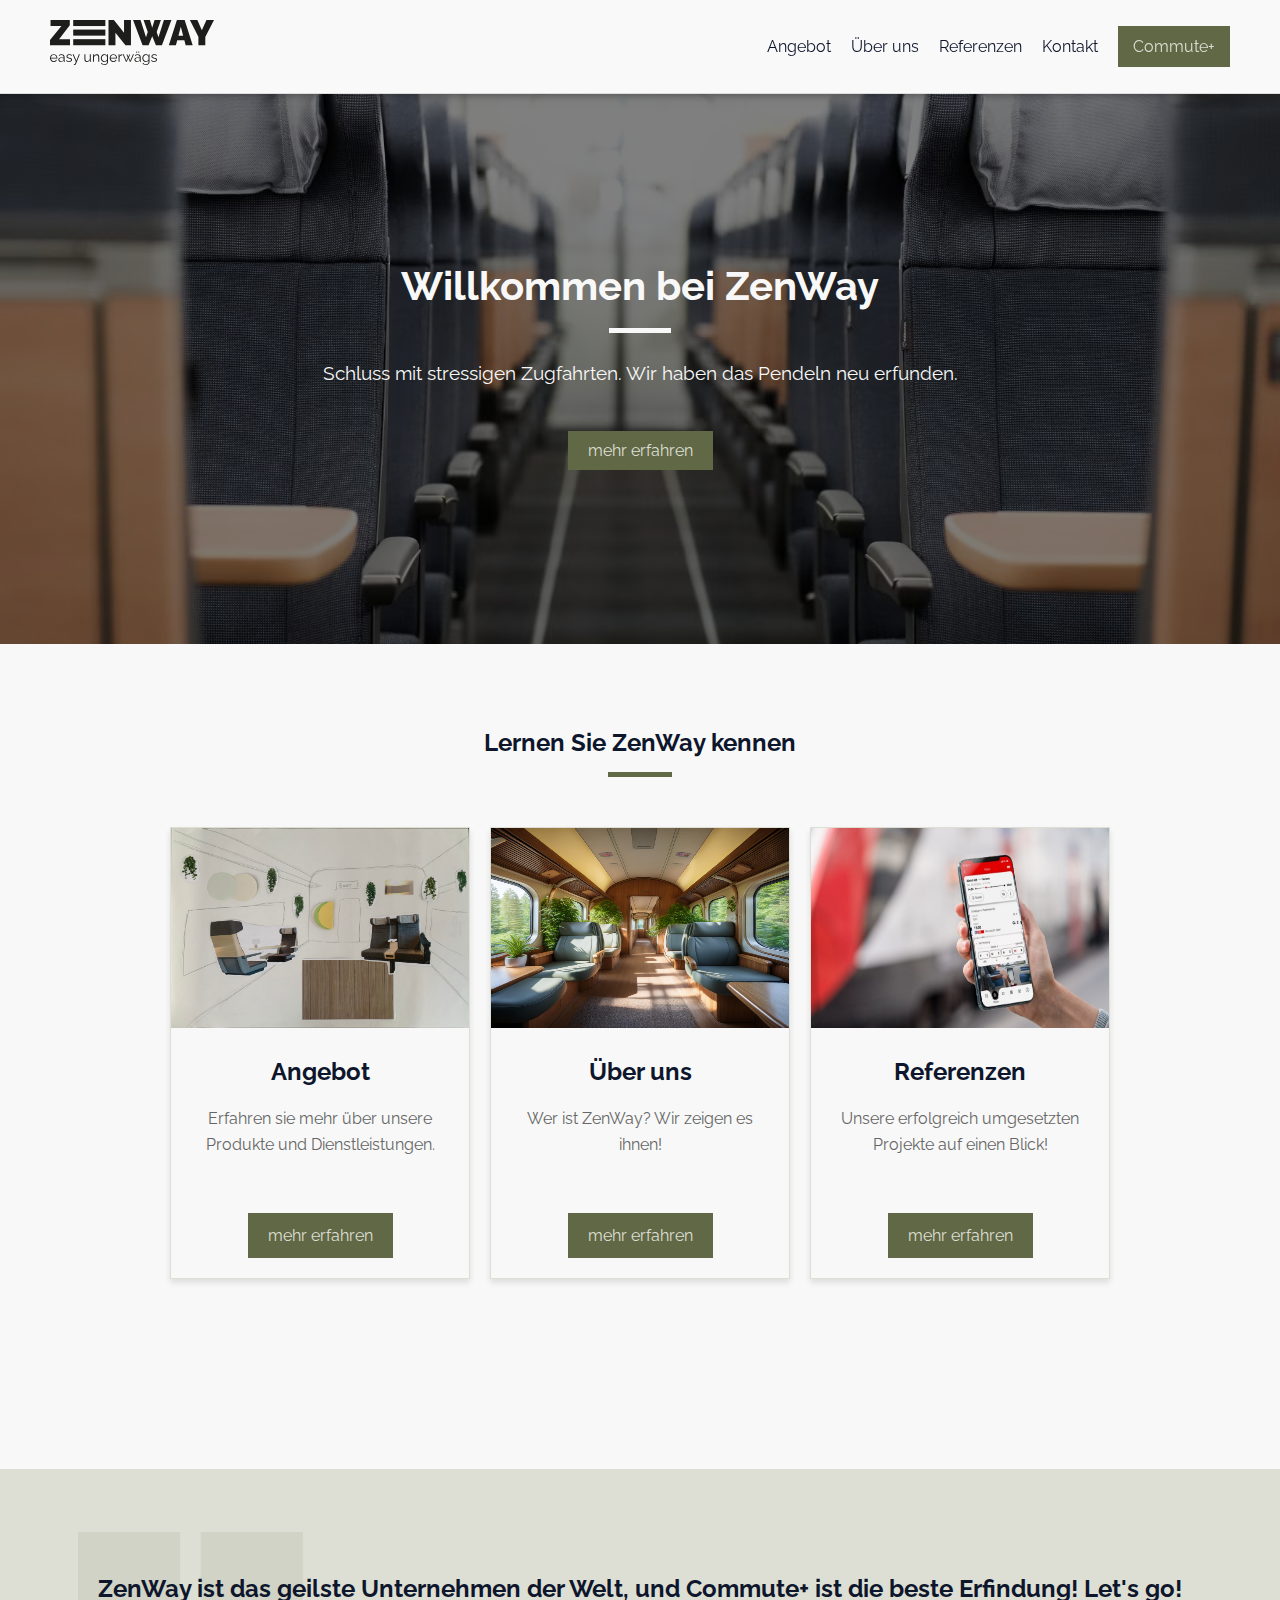
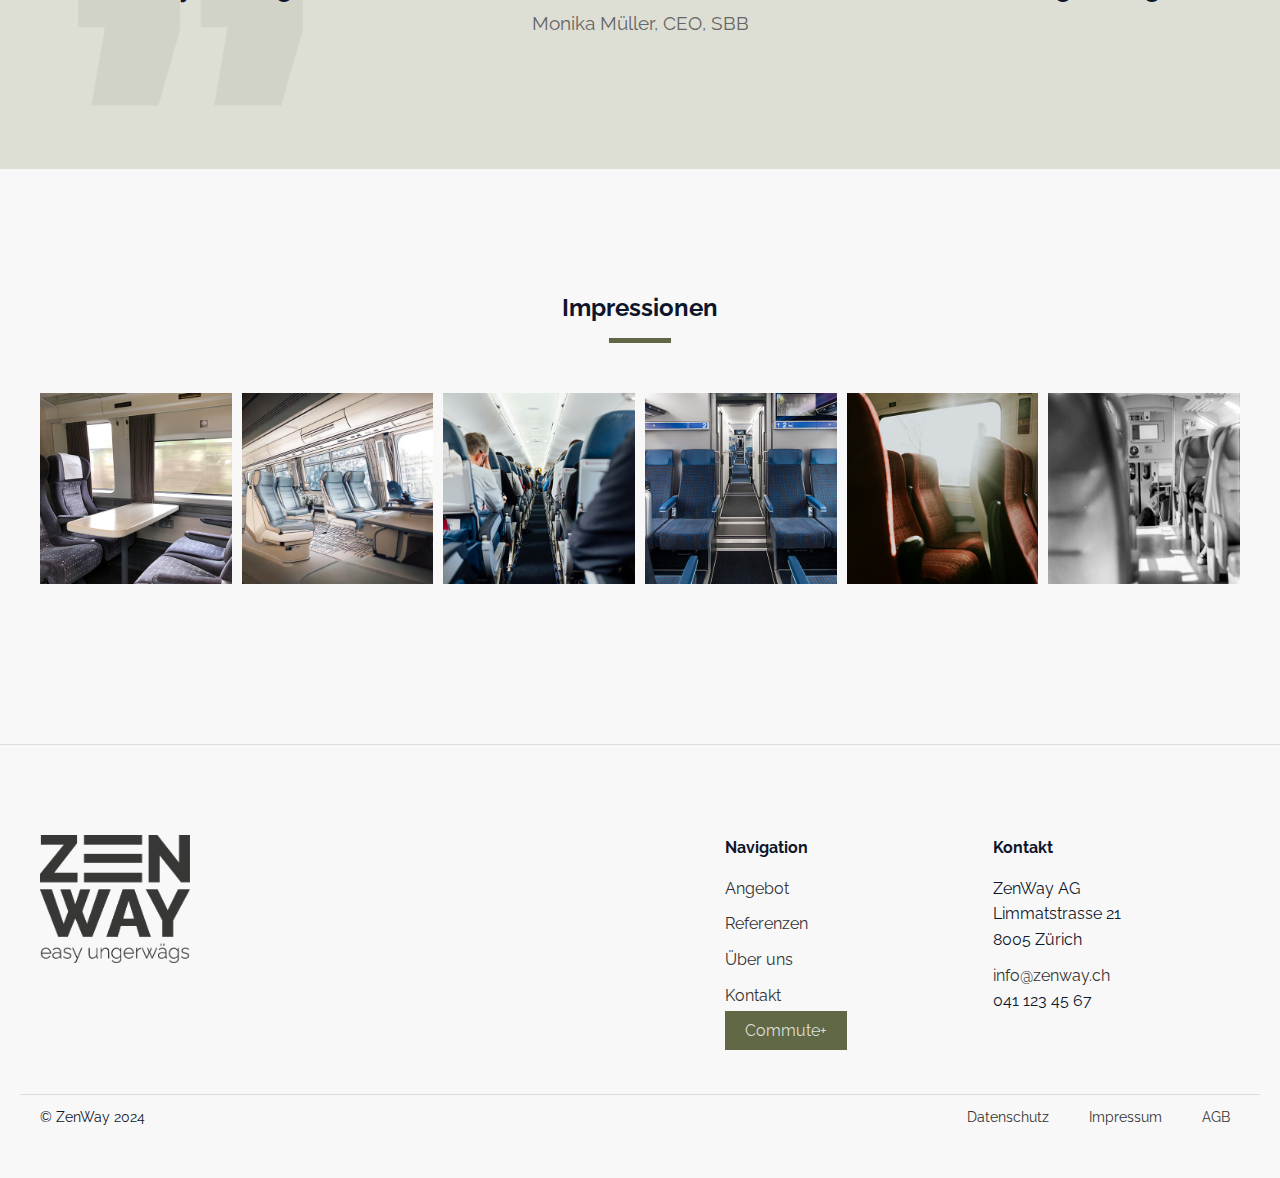
<file: index.html>
<!DOCTYPE html>
<html lang="en">
  <head>
    <meta charset="UTF-8" />
    <meta name="viewport" content="width=device-width, initial-scale=1.0, maximum-scale=1.0" />
    <title>ZenWay</title>
    <link rel="stylesheet" href="styles.css" />
    <link rel="preconnect" href="https://fonts.googleapis.com">
    <link rel="preconnect" href="https://fonts.gstatic.com" crossorigin>
    <link href="https://fonts.googleapis.com/css2?family=Raleway:ital,wght@0,100..900;1,100..900&display=swap" rel="stylesheet">
  </head>
  <body>
    <!-- Header Section -->
    <header>
      <a class="header-logo" href="../index.html">
        <img src="../img/Logo_website_zenway.svg" alt="ZenWay Logo"/>
      </a>
      <!-- Checkbox for Hamburger Menu -->
      <input type="checkbox" id="nav-toggle" class="nav-toggle">
      <label for="nav-toggle" class="hamburger">
        <span></span>
        <span></span>
        <span></span>
      </label>
      <!-- Navigation Links -->
      <ul class="navbar">
        <li><a href="pages/angebot.html">Angebot</a></li>
        <li><a href="pages/ueberuns.html">Über uns</a></li>
        <li><a href="pages/referenzen.html">Referenzen</a></li>
        <li><a href="pages/kontakt.html">Kontakt</a></li>
        <li class="cta-button"><a href="pages/commute.html">Commute+</a></li>
      </ul>
    </header>

    <!-- Main Content Section -->
    <main>
      <section class="first-hero">
        <h1>Willkommen bei ZenWay</h1>
        <div class="block-home"></div>
        <p>
          Schluss mit stressigen Zugfahrten. Wir haben das Pendeln neu erfunden.  
        </p>
        <a href="pages/angebot.html" class="cta-button">mehr erfahren</a>
      </section>

      <!-- Cards Section -->
      <section class="hero">
        <h2>Lernen Sie ZenWay kennen</h2>
        <div class="block"></div>
        <section class="cards">
        <div class="card">
          <img src="img/prototyp_bild_4.jpeg" alt="Card Image 1" />
          <h2>Angebot</h2>
          <p>Erfahren sie mehr über unsere Produkte und Dienstleistungen.</p>
          <a href="pages/angebot.html" class="cta-button">mehr erfahren</a>
        </div>
        <div class="card">
          <img src="img/Firefly_Zugabteil.jpg" alt="Card Image 2" />
          <h2>Über uns</h2>
          <p>Wer ist ZenWay? Wir zeigen es ihnen!</p>
          <a href="pages/ueberuns.html" class="cta-button">mehr erfahren</a>
        </div>
        <div class="card">
          <img src="img/foto_handy_app_neu (1).jpg" alt="Angebot">
          <h2>Referenzen</h2>
          <p>Unsere erfolgreich umgesetzten Projekte auf einen Blick!</p>
          <a href="pages/referenzen.html" class="cta-button">mehr erfahren</a>
        </div>
      </section>

     <!--quote section -->
     <section class="quote-container">
      <div class="first-hero-quote">
        <h2 class="quote-text h2">ZenWay ist das geilste Unternehmen der Welt, und Commute+ ist die beste Erfindung! Let's go!</h2>
        <p class="quote-text p">Monika Müller, CEO, SBB</p>
      </div>
    </section>
    
    <!--impressions section-->
    <section class="hero-impressions">
      <h2>Impressionen</h2>
      <div class="block"></div>
      
    <div class="gallery">
        <img src="img/inspo-1.jpg" alt="Bild 1">
        <img src="img/inspo-2.jpg" alt="Bild 2">
        <img src="img/inspo-3.jpg" alt="Bild 3">
        <img src="img/inspo-4.jpg" alt="Bild 4">
        <img src="img/inspo-5.jpg" alt="Bild 5">
        <img src="img/inspo-6.jpg" alt="Bild 6">
    </div>
    </section>
    </main>

    <!-- Footer Section -->
    <footer><!-- Footer Section -->
      <div class="footer-container">
        <!-- Logo -->
        <a class="footer-logo" href="index.html">
          <img src="../img/ZenWayLogo.png" alt="ZenWay Logo" />
        <a>
    
        <!-- Navigation Links -->
        <div class="footer-nav">
          <h3>Navigation</h3>
          <ul>
            <li><a href="pages/angebot.html">Angebot</a></li>
            <li><a href="pages/referenzen.html">Referenzen</a></li>
            <li><a href="pages/ueberuns.html">Über uns</a></li>
            <li><a href="pages/kontakt.html">Kontakt</a></li>
          </ul>
          <a href="pages/commute.html" class="cta-button">Commute+</a>
        </div>
    
        <!-- Contact Information -->
        <div class="footer-contact">
          <h3>Kontakt</h3>
          <p>ZenWay AG <br>
          Limmatstrasse 21 <br>
          8005 Zürich <br></p>
          <p><a href="mailto:info@zenway.ch">info@zenway.ch</a> <br> 
          041 123 45 67</p>
        </div>
      </div>
    
      <!-- Bottom Footer -->
      <div class="footer-bottom">
        <p>&copy; ZenWay 2024</p>
        <div class="footer-links">
          <a href="pages/datenschutz.html">Datenschutz</a>
          <a href="pages/impressum.html">Impressum</a>
          <a href="pages/AGB.html">AGB</a>
        </div>
      </div>

    </footer>
  </body>
</html>
</file>
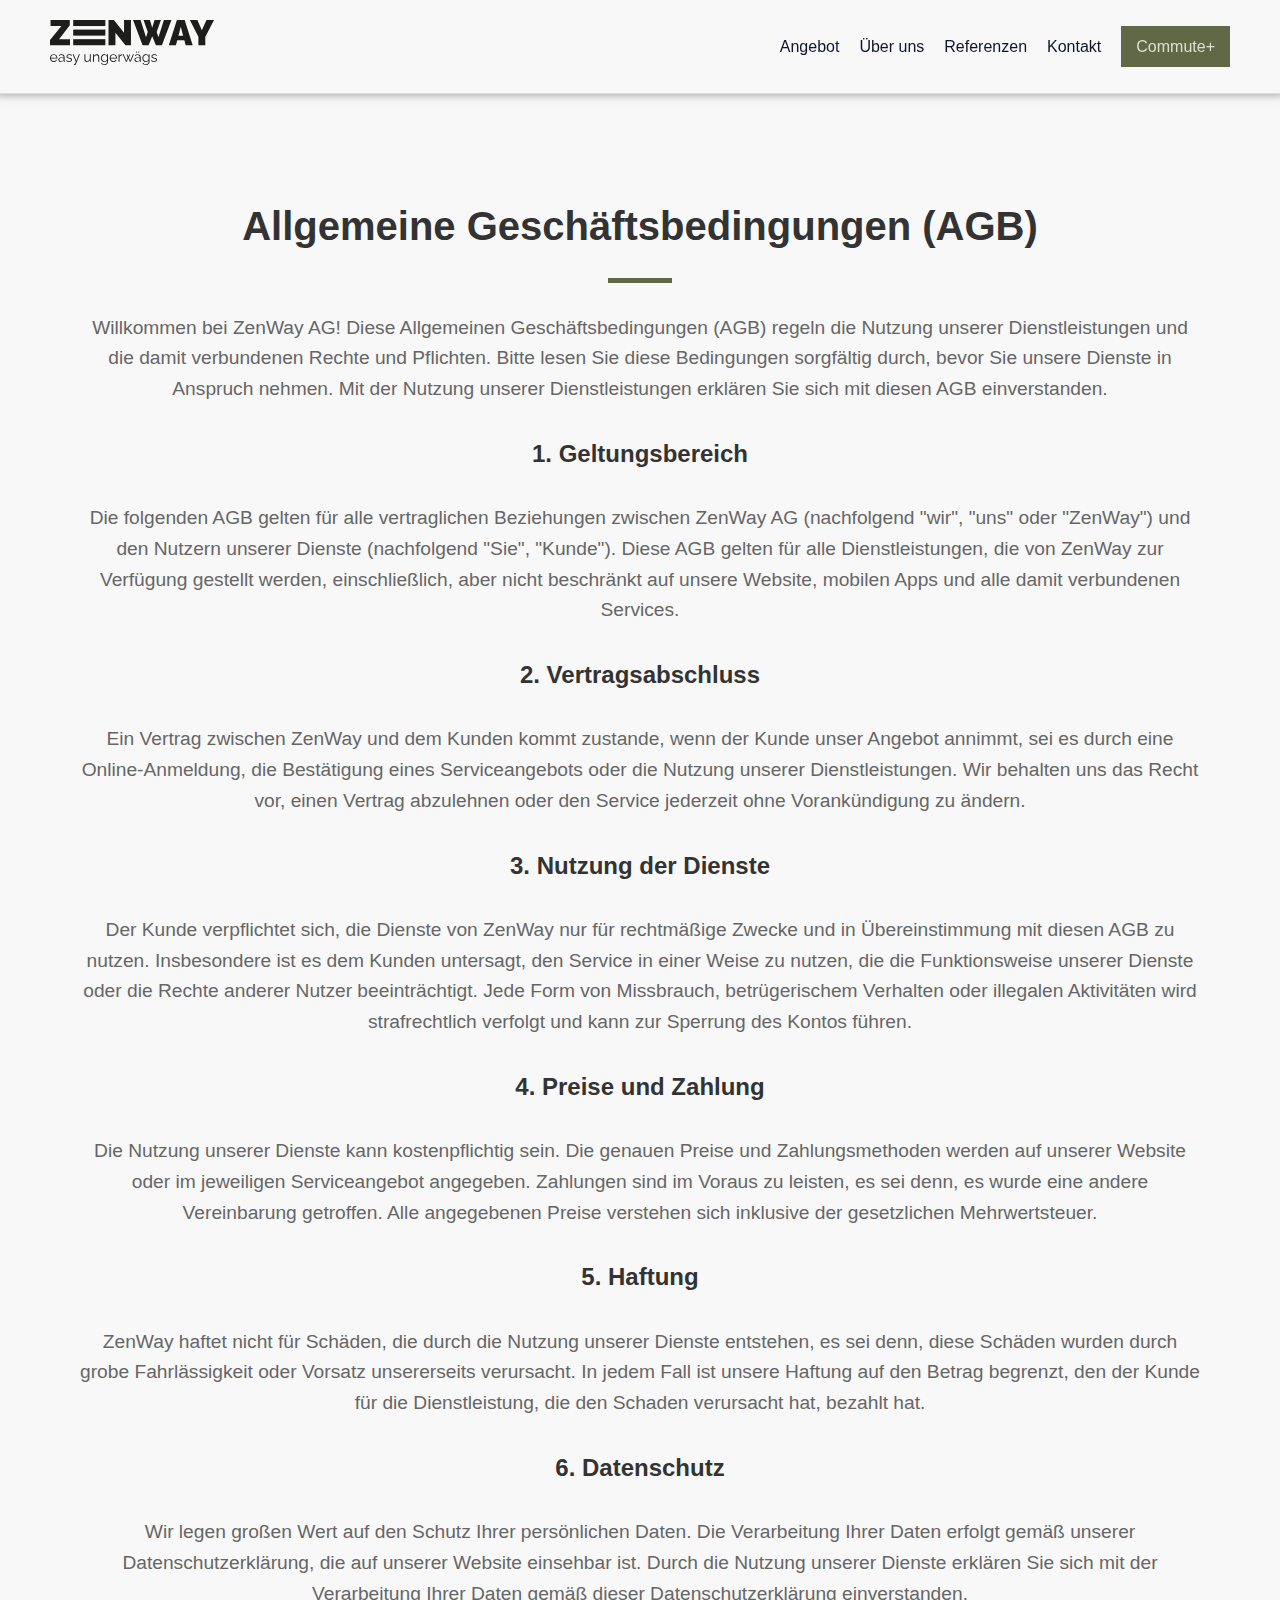
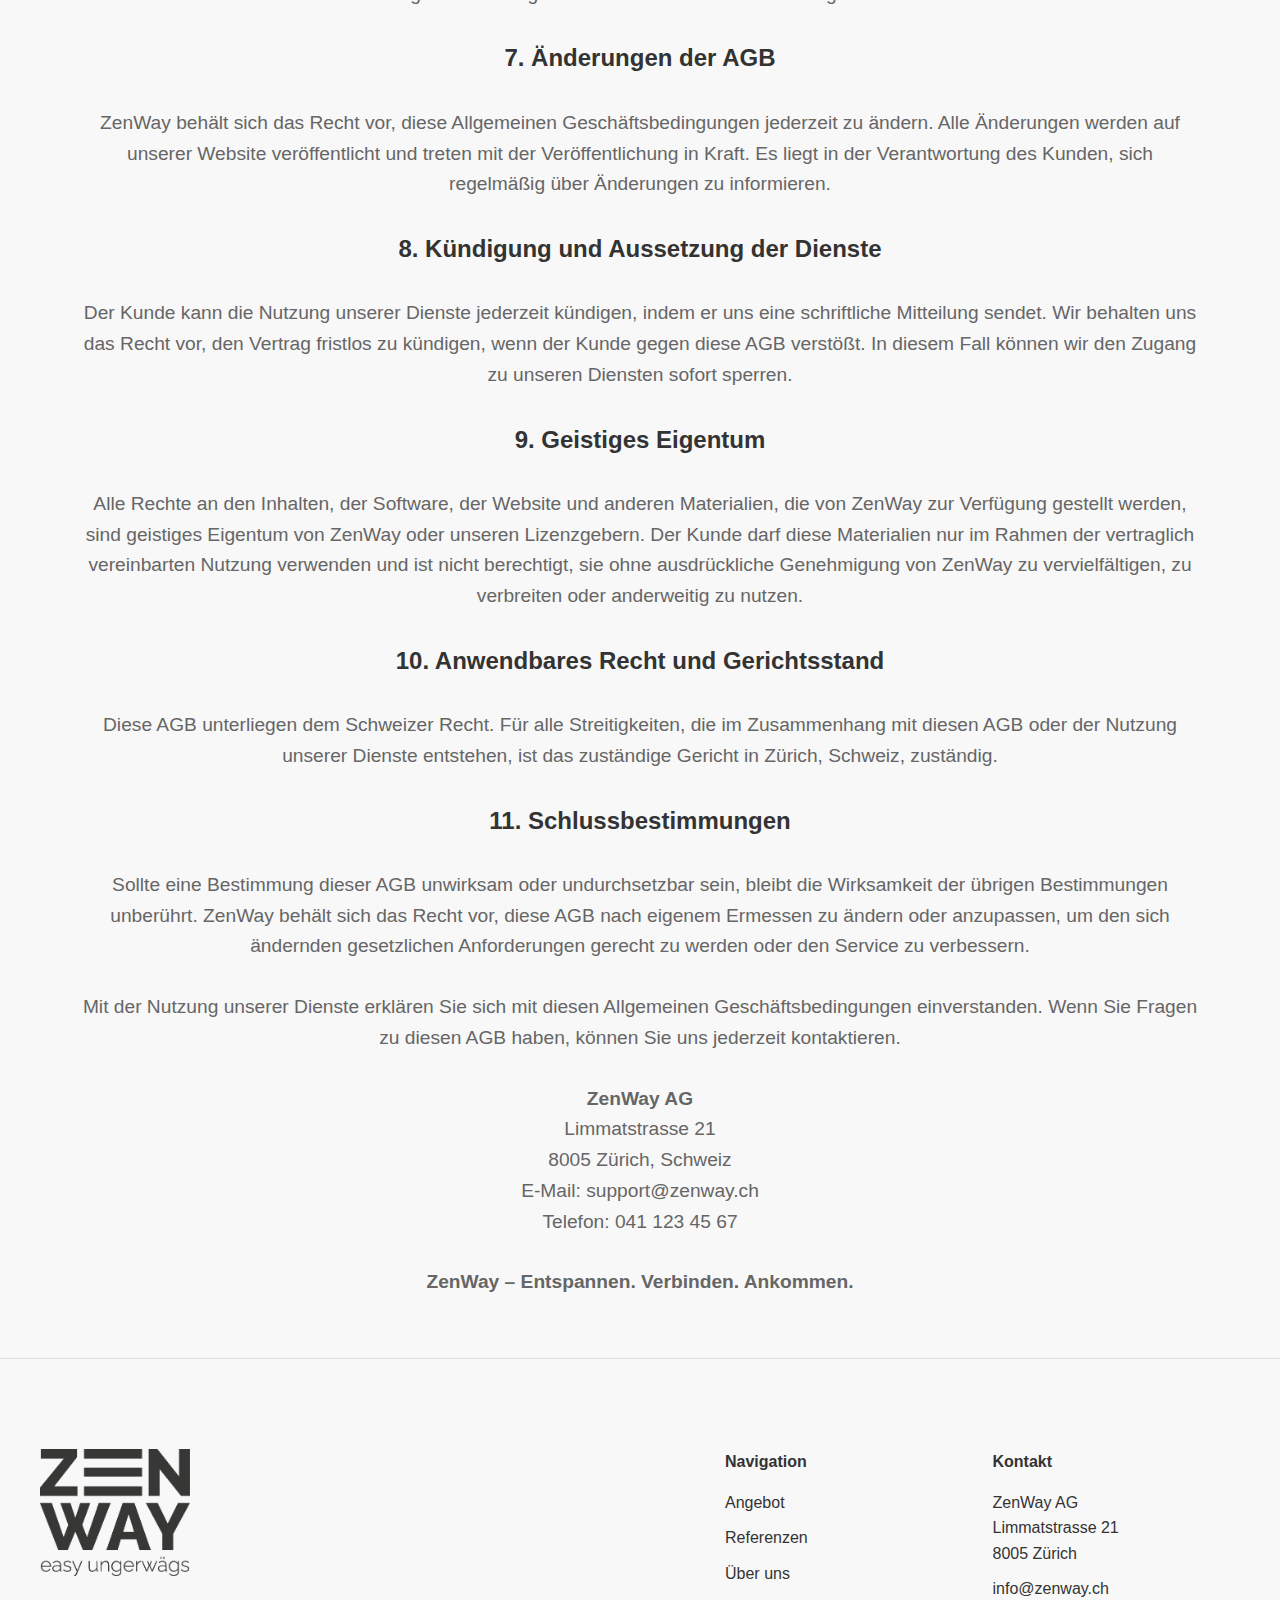
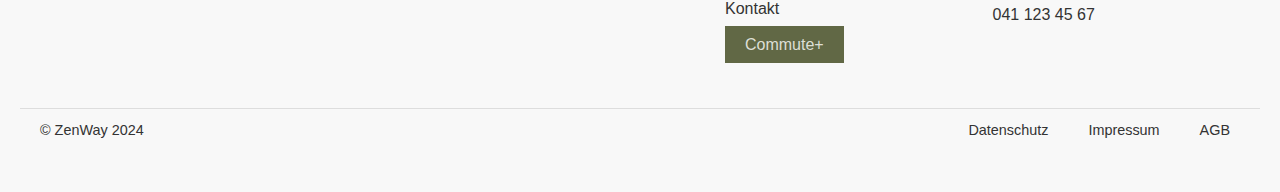
<file: pages/AGB.html>
<!DOCTYPE html>
<html lang="en">
  <head>
    <meta charset="UTF-8" />
    <meta name="viewport" content="width=device-width, initial-scale=1.0, maximum-scale=1.0" />
    <title>AGB - ZenWay</title>
    <link rel="stylesheet" href="../styles/kontakt.css" />
  </head>
  <body>
    <!-- Header Section -->
    <header>
      <a class="header-logo" href="../index.html">
        <img src="../img/Logo_website_zenway.svg" alt="ZenWay Logo" />
      </a>
      <!-- Checkbox for Hamburger Menu -->
      <input type="checkbox" id="nav-toggle" class="nav-toggle" />
      <label for="nav-toggle" class="hamburger">
        <span></span>
        <span></span>
        <span></span>
      </label>
      <!-- Navigation Links -->
      <ul class="navbar">
        <li><a href="angebot.html">Angebot</a></li>
        <li><a href="ueberuns.html">Über uns</a></li>
        <li><a href="referenzen.html">Referenzen</a></li>
        <li><a href="kontakt.html">Kontakt</a></li>
        <li class="cta-button"><a href="commute.html">Commute+</a></li>
      </ul>
    </header>

    <!-- Main Content -->
    <main>
      <section class="hero">
        <h1>Allgemeine Geschäftsbedingungen (AGB)</h1>
        <div class="block"></div>
        <p>
          Willkommen bei ZenWay AG! Diese Allgemeinen Geschäftsbedingungen (AGB)
          regeln die Nutzung unserer Dienstleistungen und die damit verbundenen
          Rechte und Pflichten. Bitte lesen Sie diese Bedingungen sorgfältig
          durch, bevor Sie unsere Dienste in Anspruch nehmen. Mit der Nutzung
          unserer Dienstleistungen erklären Sie sich mit diesen AGB
          einverstanden.
        </p>

        <h2>1. Geltungsbereich</h2>
        <p>
          Die folgenden AGB gelten für alle vertraglichen Beziehungen zwischen
          ZenWay AG (nachfolgend "wir", "uns" oder "ZenWay") und den Nutzern
          unserer Dienste (nachfolgend "Sie", "Kunde"). Diese AGB gelten für
          alle Dienstleistungen, die von ZenWay zur Verfügung gestellt werden,
          einschließlich, aber nicht beschränkt auf unsere Website, mobilen Apps
          und alle damit verbundenen Services.
        </p>

        <h2>2. Vertragsabschluss</h2>
        <p>
          Ein Vertrag zwischen ZenWay und dem Kunden kommt zustande, wenn der
          Kunde unser Angebot annimmt, sei es durch eine Online-Anmeldung, die
          Bestätigung eines Serviceangebots oder die Nutzung unserer
          Dienstleistungen. Wir behalten uns das Recht vor, einen Vertrag
          abzulehnen oder den Service jederzeit ohne Vorankündigung zu ändern.
        </p>

        <h2>3. Nutzung der Dienste</h2>
        <p>
          Der Kunde verpflichtet sich, die Dienste von ZenWay nur für
          rechtmäßige Zwecke und in Übereinstimmung mit diesen AGB zu nutzen.
          Insbesondere ist es dem Kunden untersagt, den Service in einer Weise
          zu nutzen, die die Funktionsweise unserer Dienste oder die Rechte
          anderer Nutzer beeinträchtigt. Jede Form von Missbrauch,
          betrügerischem Verhalten oder illegalen Aktivitäten wird
          strafrechtlich verfolgt und kann zur Sperrung des Kontos führen.
        </p>

        <h2>4. Preise und Zahlung</h2>
        <p>
          Die Nutzung unserer Dienste kann kostenpflichtig sein. Die genauen
          Preise und Zahlungsmethoden werden auf unserer Website oder im
          jeweiligen Serviceangebot angegeben. Zahlungen sind im Voraus zu
          leisten, es sei denn, es wurde eine andere Vereinbarung getroffen.
          Alle angegebenen Preise verstehen sich inklusive der gesetzlichen
          Mehrwertsteuer.
        </p>

        <h2>5. Haftung</h2>
        <p>
          ZenWay haftet nicht für Schäden, die durch die Nutzung unserer Dienste
          entstehen, es sei denn, diese Schäden wurden durch grobe
          Fahrlässigkeit oder Vorsatz unsererseits verursacht. In jedem Fall ist
          unsere Haftung auf den Betrag begrenzt, den der Kunde für die
          Dienstleistung, die den Schaden verursacht hat, bezahlt hat.
        </p>

        <h2>6. Datenschutz</h2>
        <p>
          Wir legen großen Wert auf den Schutz Ihrer persönlichen Daten. Die
          Verarbeitung Ihrer Daten erfolgt gemäß unserer Datenschutzerklärung,
          die auf unserer Website einsehbar ist. Durch die Nutzung unserer
          Dienste erklären Sie sich mit der Verarbeitung Ihrer Daten gemäß
          dieser Datenschutzerklärung einverstanden.
        </p>

        <h2>7. Änderungen der AGB</h2>
        <p>
          ZenWay behält sich das Recht vor, diese Allgemeinen
          Geschäftsbedingungen jederzeit zu ändern. Alle Änderungen werden auf
          unserer Website veröffentlicht und treten mit der Veröffentlichung in
          Kraft. Es liegt in der Verantwortung des Kunden, sich regelmäßig über
          Änderungen zu informieren.
        </p>

        <h2>8. Kündigung und Aussetzung der Dienste</h2>
        <p>
          Der Kunde kann die Nutzung unserer Dienste jederzeit kündigen, indem
          er uns eine schriftliche Mitteilung sendet. Wir behalten uns das Recht
          vor, den Vertrag fristlos zu kündigen, wenn der Kunde gegen diese AGB
          verstößt. In diesem Fall können wir den Zugang zu unseren Diensten
          sofort sperren.
        </p>

        <h2>9. Geistiges Eigentum</h2>
        <p>
          Alle Rechte an den Inhalten, der Software, der Website und anderen
          Materialien, die von ZenWay zur Verfügung gestellt werden, sind
          geistiges Eigentum von ZenWay oder unseren Lizenzgebern. Der Kunde
          darf diese Materialien nur im Rahmen der vertraglich vereinbarten
          Nutzung verwenden und ist nicht berechtigt, sie ohne ausdrückliche
          Genehmigung von ZenWay zu vervielfältigen, zu verbreiten oder
          anderweitig zu nutzen.
        </p>

        <h2>10. Anwendbares Recht und Gerichtsstand</h2>
        <p>
          Diese AGB unterliegen dem Schweizer Recht. Für alle Streitigkeiten,
          die im Zusammenhang mit diesen AGB oder der Nutzung unserer Dienste
          entstehen, ist das zuständige Gericht in Zürich, Schweiz, zuständig.
        </p>

        <h2>11. Schlussbestimmungen</h2>
        <p>
          Sollte eine Bestimmung dieser AGB unwirksam oder undurchsetzbar sein,
          bleibt die Wirksamkeit der übrigen Bestimmungen unberührt. ZenWay
          behält sich das Recht vor, diese AGB nach eigenem Ermessen zu ändern
          oder anzupassen, um den sich ändernden gesetzlichen Anforderungen
          gerecht zu werden oder den Service zu verbessern.
        </p>

        <p>
          Mit der Nutzung unserer Dienste erklären Sie sich mit diesen
          Allgemeinen Geschäftsbedingungen einverstanden. Wenn Sie Fragen zu
          diesen AGB haben, können Sie uns jederzeit kontaktieren.
        </p>

        <p>
          <strong>ZenWay AG</strong><br />
          Limmatstrasse 21<br />
          8005 Zürich, Schweiz<br />
          E-Mail: support@zenway.ch<br />
          Telefon: 041 123 45 67
        </p>

        <p><strong>ZenWay – Entspannen. Verbinden. Ankommen.</strong></p>
      </section>
    </main>

    <!-- Footer -->
    <footer>
      <div class="footer-container">
        <a class="footer-logo" href="../index.html">
          <img src="../img/ZenWayLogo.png" alt="ZenWay Logo" />
        <a>
        <div class="footer-nav">
          <h3>Navigation</h3>
          <ul>
            <li><a href="angebot.html">Angebot</a></li>
            <li><a href="referenzen.html">Referenzen</a></li>
            <li><a href="ueberuns.html">Über uns</a></li>
            <li><a href="kontakt.html">Kontakt</a></li>
          </ul>
          <a href="commute.html" class="cta-button">Commute+</a>
        </div>
        <div class="footer-contact">
          <h3>Kontakt</h3>
          <p>
            ZenWay AG <br />
            Limmatstrasse 21 <br />
            8005 Zürich <br />
          </p>
          <p>
            <a href="mailto:info@zenway.ch">info@zenway.ch</a> <br />
            041 123 45 67
          </p>
        </div>
      </div>
      <div class="footer-bottom">
        <p>&copy; ZenWay 2024</p>
        <div class="footer-links">
          <a href="datenschutz.html">Datenschutz</a>
          <a href="impressum.html">Impressum</a>
          <a href="AGB.html">AGB</a>
        </div>
      </div>
    </footer>
  </body>
</html>
</file>
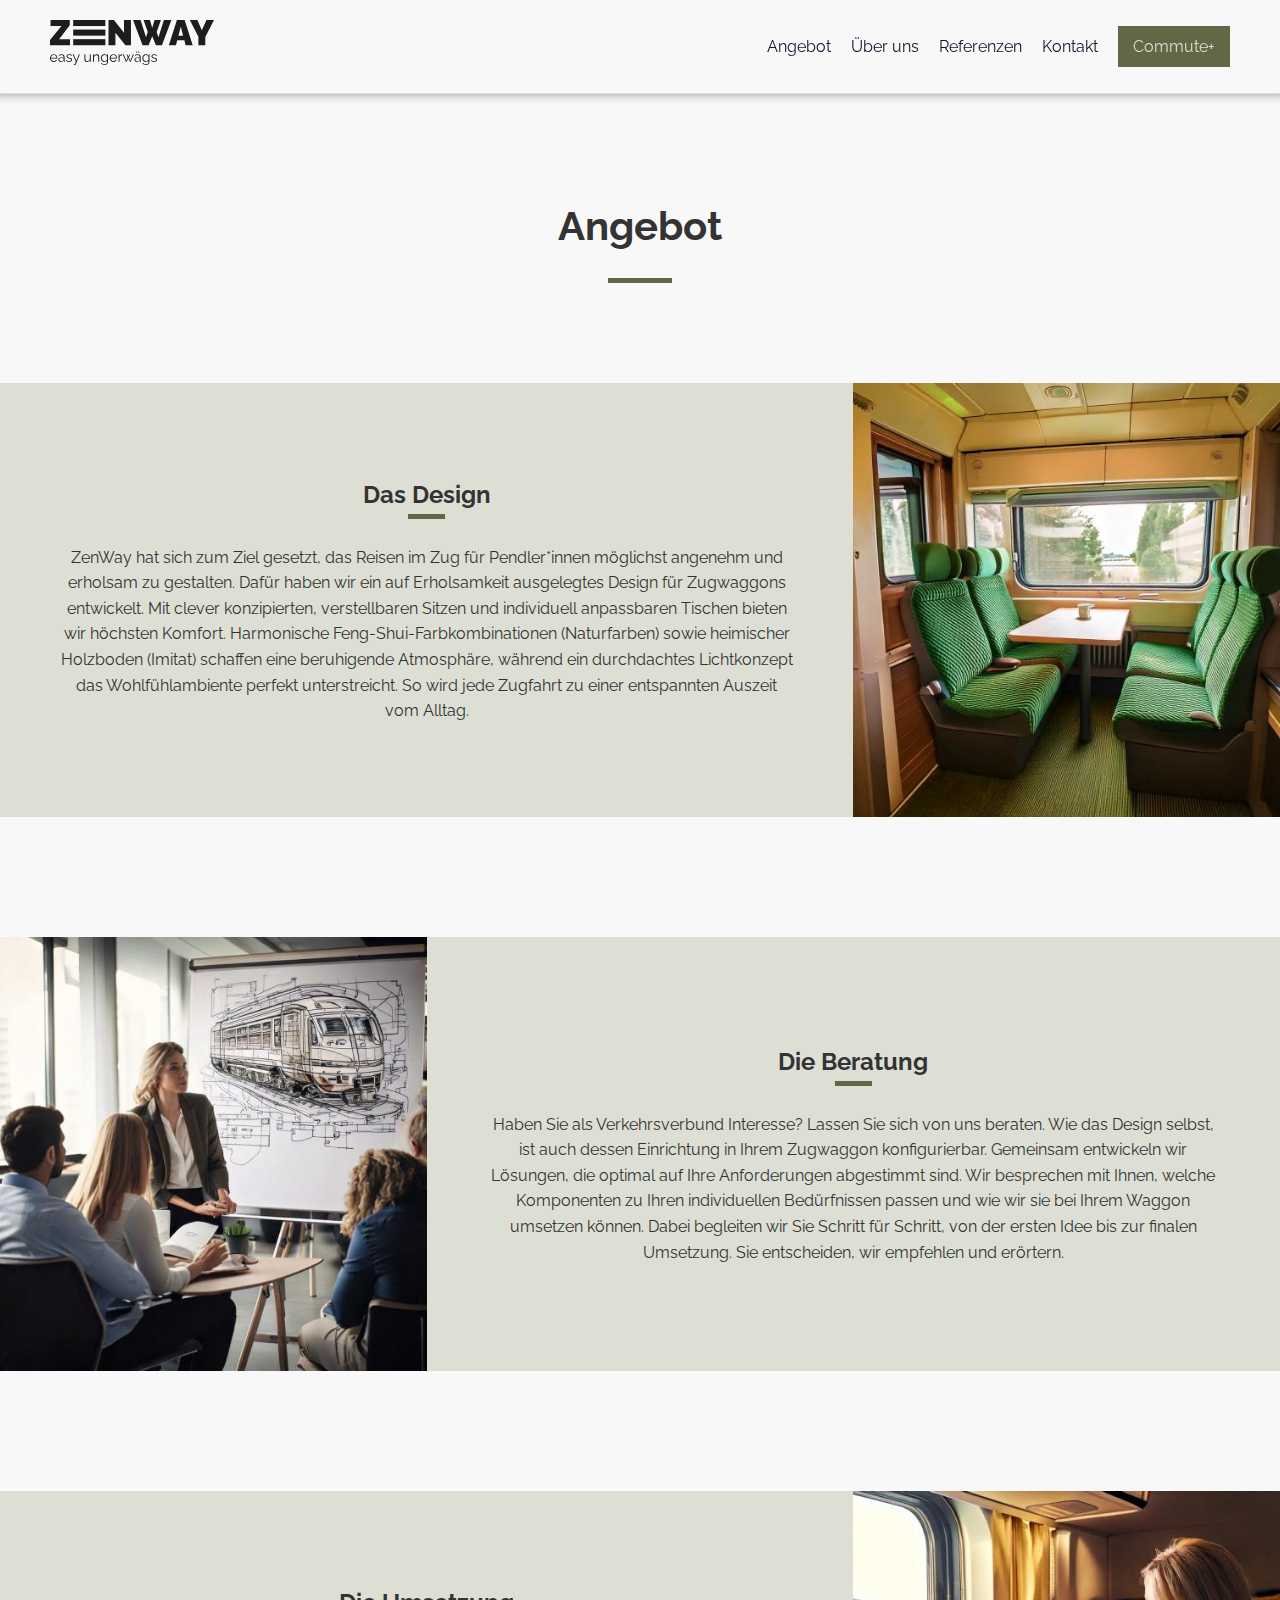
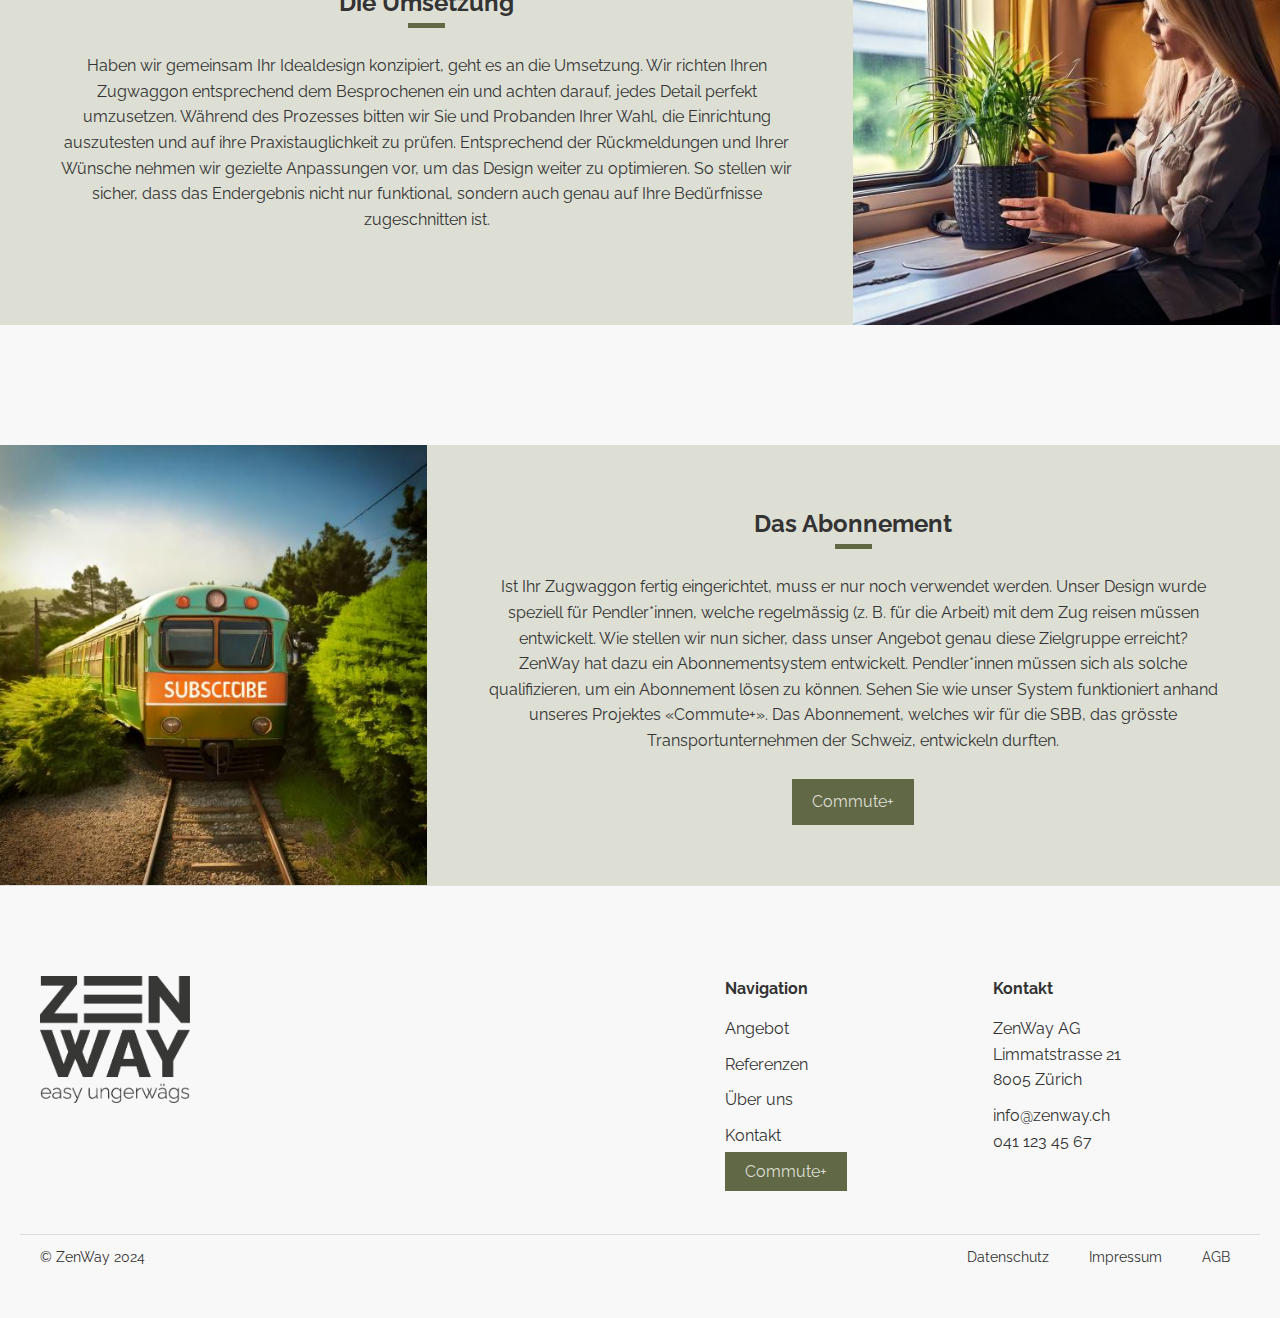
<file: pages/angebot.html>
<!DOCTYPE html>
<html lang="en">
  <head>
    <meta charset="UTF-8" />
    <meta
      name="viewport"
      content="width=device-width, initial-scale=1.0, maximum-scale=1.0"
    />
    <title>Angebot - ZenWay</title>
    <link rel="stylesheet" href="../styles/angebot.css" />
    <link rel="preconnect" href="https://fonts.googleapis.com" />
    <link rel="preconnect" href="https://fonts.gstatic.com" crossorigin />
    <link
      href="https://fonts.googleapis.com/css2?family=Raleway:ital,wght@0,100..900;1,100..900&display=swap"
      rel="stylesheet"
    />
  </head>
  <body>
    <!-- Header Section -->
    <header>
      <a class="header-logo" href="../index.html">
        <img src="../img/Logo_website_zenway.svg" alt="ZenWay Logo" />
      </a>
      <!-- Checkbox for Hamburger Menu -->
      <input type="checkbox" id="nav-toggle" class="nav-toggle" />
      <label for="nav-toggle" class="hamburger">
        <span></span>
        <span></span>
        <span></span>
      </label>
      <!-- Navigation Links -->
      <ul class="navbar">
        <li><a href="angebot.html">Angebot</a></li>
        <li><a href="ueberuns.html">Über uns</a></li>
        <li><a href="referenzen.html">Referenzen</a></li>
        <li><a href="kontakt.html">Kontakt</a></li>
        <li class="cta-button"><a href="commute.html">Commute+</a></li>
      </ul>
    </header>

    <!-- Main Content Section -->
    <main class="whole_grid">
      <div class="white_space">
        <h1>Angebot</h1>
        <div class="block"></div>
      </div>

      <div class="design_text">
        <h2>Das Design</h2>
        <div class="block"></div>
        <br />
        <p>
          ZenWay hat sich zum Ziel gesetzt, das Reisen im Zug für Pendler*innen
          möglichst angenehm und erholsam zu gestalten. Dafür haben wir ein auf
          Erholsamkeit ausgelegtes Design für Zugwaggons entwickelt. Mit clever
          konzipierten, verstellbaren Sitzen und individuell anpassbaren Tischen
          bieten wir höchsten Komfort. Harmonische Feng-Shui-Farbkombinationen
          (Naturfarben) sowie heimischer Holzboden (Imitat) schaffen eine
          beruhigende Atmosphäre, während ein durchdachtes Lichtkonzept das
          Wohlfühlambiente perfekt unterstreicht. So wird jede Zugfahrt zu einer
          entspannten Auszeit vom Alltag.
        </p>
      </div>
      <div class="design_img">
        <img src="/img/Design.png" alt="Zugdesign von ZenWay" />
      </div>

      <div class="white_space_1"></div>

      <div class="beratung_text">
        <h2>Die Beratung</h2>
        <div class="block"></div>
        <br />
        <p>
          Haben Sie als Verkehrsverbund Interesse? Lassen Sie sich von uns
          beraten. Wie das Design selbst, ist auch dessen Einrichtung in Ihrem
          Zugwaggon konfigurierbar. Gemeinsam entwickeln wir Lösungen, die
          optimal auf Ihre Anforderungen abgestimmt sind. Wir besprechen mit
          Ihnen, welche Komponenten zu Ihren individuellen Bedürfnissen passen
          und wie wir sie bei Ihrem Waggon umsetzen können. Dabei begleiten wir
          Sie Schritt für Schritt, von der ersten Idee bis zur finalen
          Umsetzung. Sie entscheiden, wir empfehlen und erörtern.
        </p>
      </div>
      <div class="beratung_img">
        <img
          src="/img/Beratung.jpg"
          alt="Mitarbeitende von ZenWay am Beraten"
        />
      </div>

      <div class="white_space_2"></div>

      <div class="umsetzung_text">
        <h2>Die Umsetzung</h2>
        <div class="block"></div>
        <br />
        <p>
          Haben wir gemeinsam Ihr Idealdesign konzipiert, geht es an die
          Umsetzung. Wir richten Ihren Zugwaggon entsprechend dem Besprochenen
          ein und achten darauf, jedes Detail perfekt umzusetzen. Während des
          Prozesses bitten wir Sie und Probanden Ihrer Wahl, die Einrichtung
          auszutesten und auf ihre Praxistauglichkeit zu prüfen. Entsprechend
          der Rückmeldungen und Ihrer Wünsche nehmen wir gezielte Anpassungen
          vor, um das Design weiter zu optimieren. So stellen wir sicher, dass
          das Endergebnis nicht nur funktional, sondern auch genau auf Ihre
          Bedürfnisse zugeschnitten ist.
        </p>
      </div>
      <div class="umsetzung_img">
        <img
          src="/img/Umsetzung.jpg"
          alt="Mitarbeitende von ZenWay richtet Zugwaggon ein"
        />
      </div>

      <div class="white_space_3"></div>

      <div class="abonnement_text">
        <h2>Das Abonnement</h2>
        <div class="block"></div>
        <br />
        <p>
          Ist Ihr Zugwaggon fertig eingerichtet, muss er nur noch verwendet
          werden. Unser Design wurde speziell für Pendler*innen, welche
          regelmässig (z. B. für die Arbeit) mit dem Zug reisen müssen
          entwickelt. Wie stellen wir nun sicher, dass unser Angebot genau diese
          Zielgruppe erreicht? ZenWay hat dazu ein Abonnementsystem entwickelt.
          Pendler*innen müssen sich als solche qualifizieren, um ein Abonnement
          lösen zu können. Sehen Sie wie unser System funktioniert anhand
          unseres Projektes «Commute+». Das Abonnement, welches wir für die SBB,
          das grösste Transportunternehmen der Schweiz, entwickeln durften.
        </p>
        <br />
        <a href="commute.html" class="cta-button">Commute+</a>
      </div>

      <div class="abonnement_img">
        <img src="/img/Abonnement.jpg" alt="Zug mit Schriftzug subscribe" />
      </div>
    </main>

    <!-- Footer -->
    <footer>
      <div class="footer-container">
        <a class="footer-logo" href="../index.html">
          <img src="../img/ZenWayLogo.png" alt="ZenWay Logo" />
        <a>
        <div class="footer-nav">
          <h3>Navigation</h3>
          <ul>
            <li><a href="angebot.html">Angebot</a></li>
            <li><a href="referenzen.html">Referenzen</a></li>
            <li><a href="ueberuns.html">Über uns</a></li>
            <li><a href="kontakt.html">Kontakt</a></li>
          </ul>
          <a href="commute.html" class="cta-button">Commute+</a>
        </div>
        <div class="footer-contact">
          <h3>Kontakt</h3>
          <p>
            ZenWay AG <br />
            Limmatstrasse 21 <br />
            8005 Zürich <br />
          </p>
          <p>
            <a href="mailto:info@zenway.ch">info@zenway.ch</a> <br />
            041 123 45 67
          </p>
        </div>
      </div>
      <div class="footer-bottom">
        <p>&copy; ZenWay 2024</p>
        <div class="footer-links">
          <a href="datenschutz.html">Datenschutz</a>
          <a href="impressum.html">Impressum</a>
          <a href="AGB.html">AGB</a>
        </div>
      </div>
    </footer>
  </body>
</html>
</file>
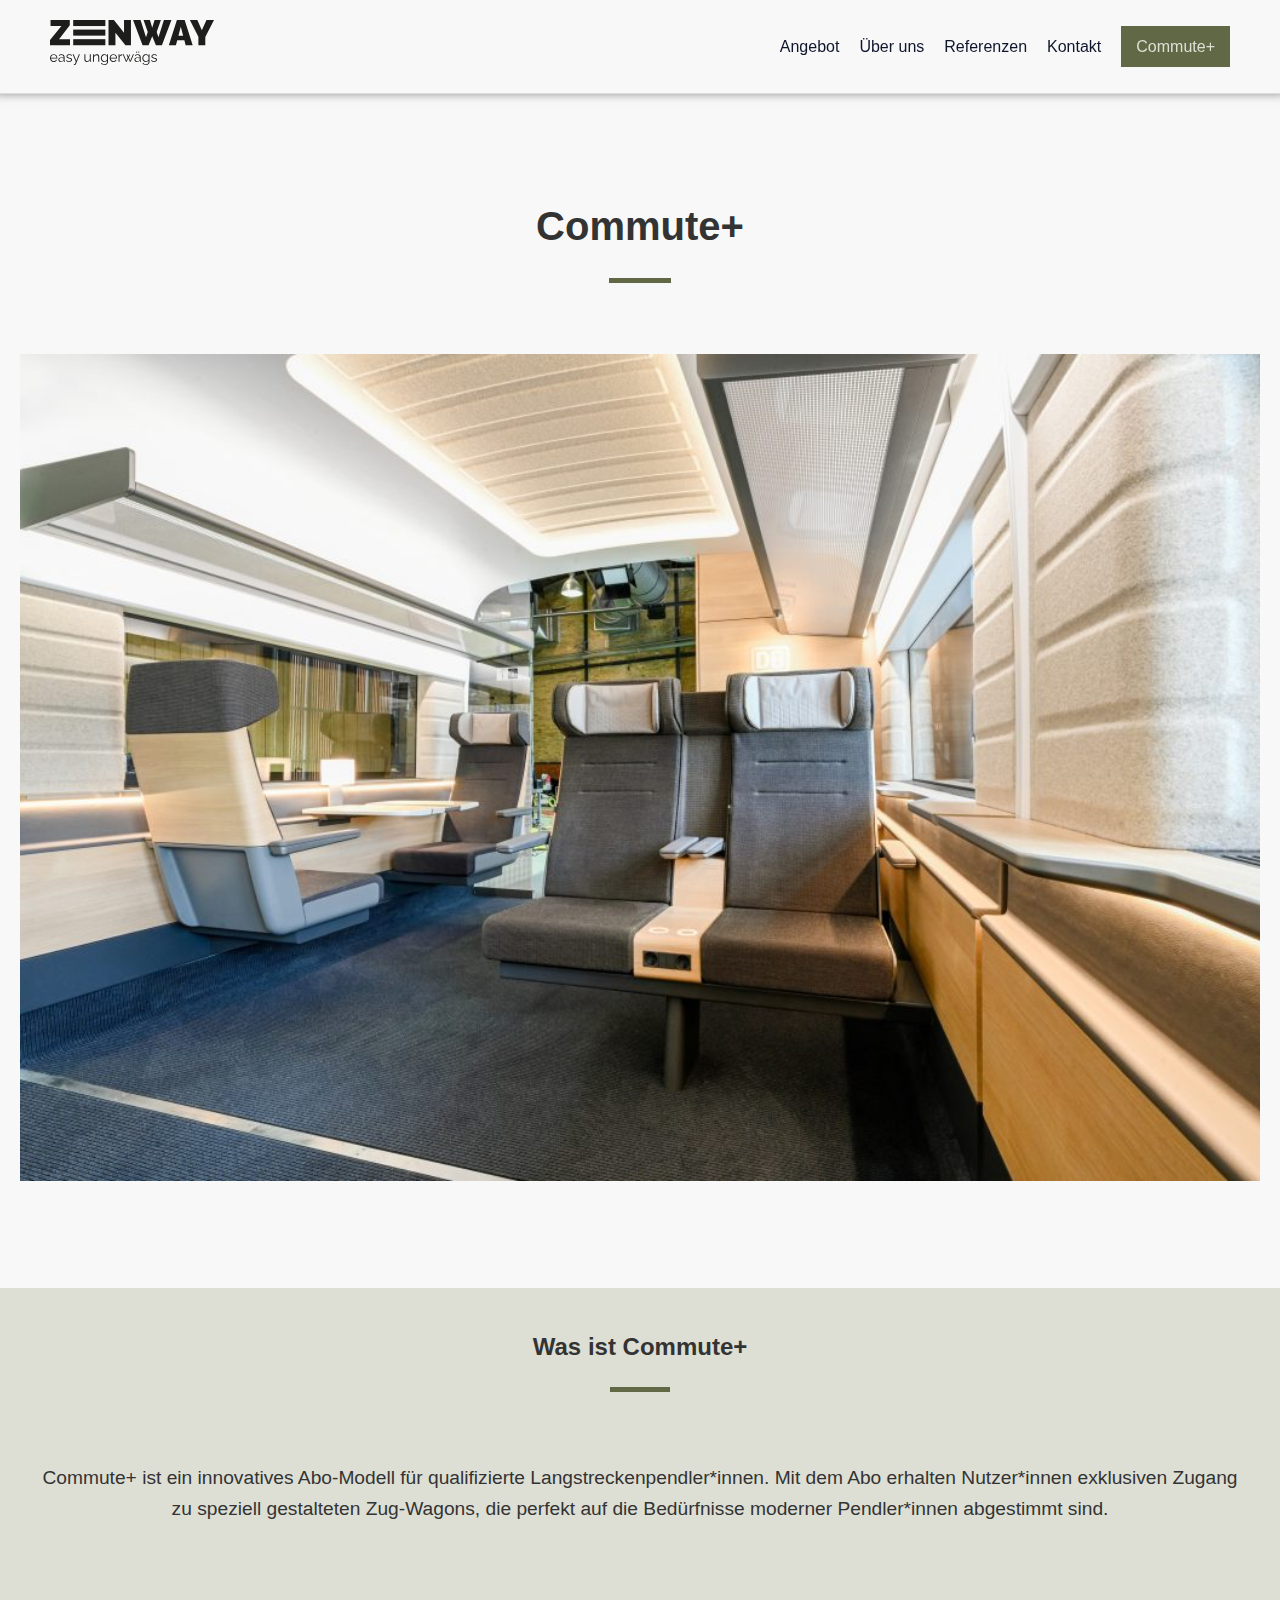
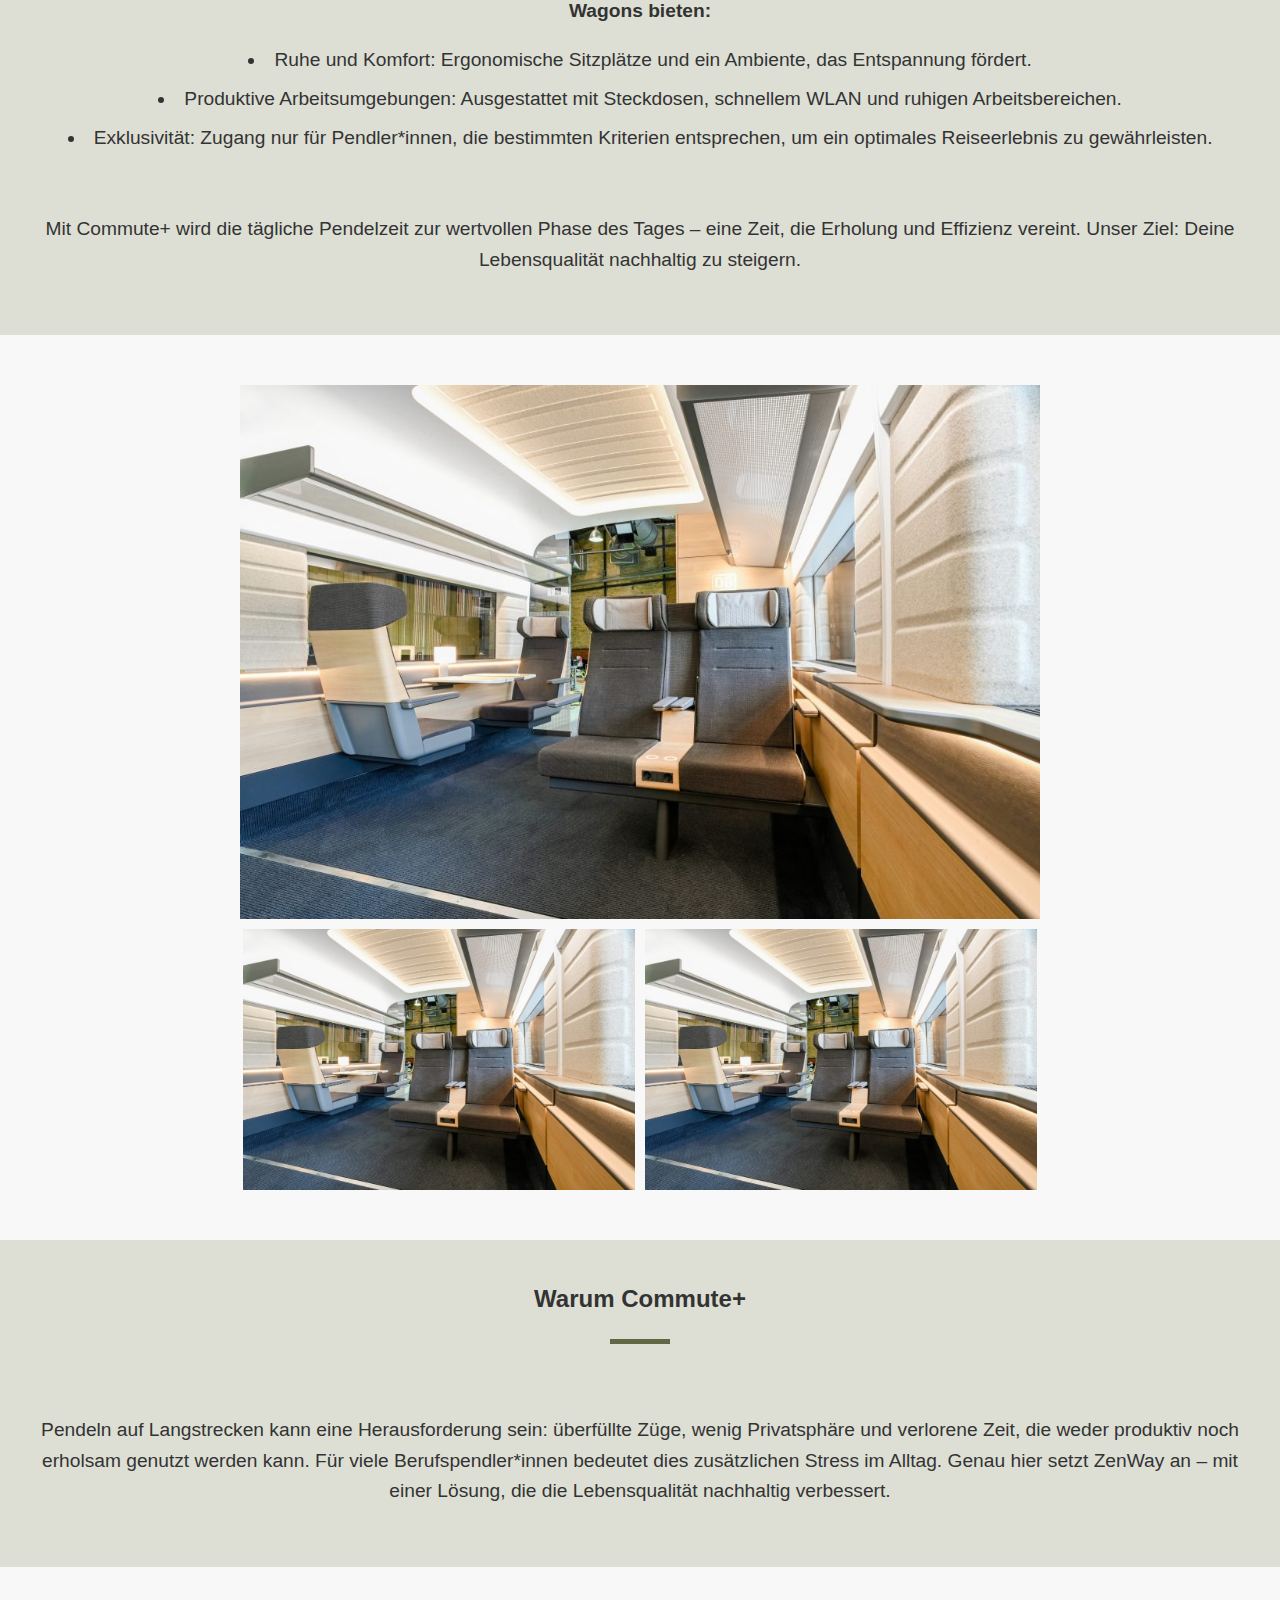
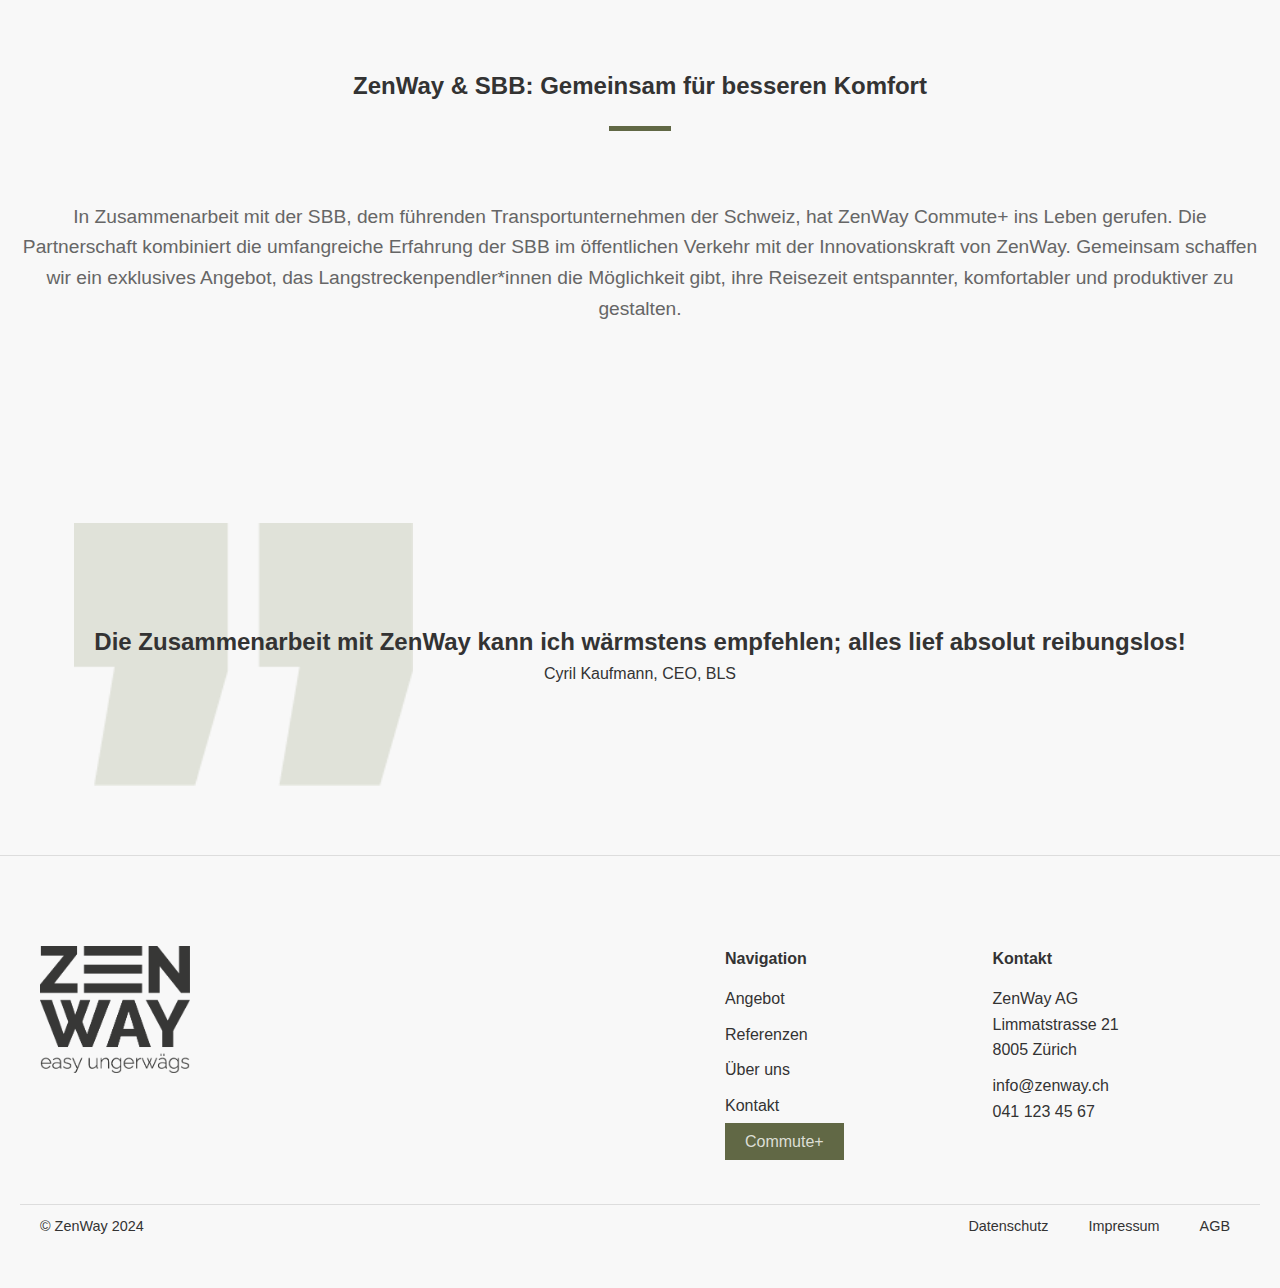
<file: pages/commute.html>
<!DOCTYPE html>
<html lang="en">
  <head>
    <meta charset="UTF-8" />
    <meta name="viewport" content="width=device-width, initial-scale=1.0, maximum-scale=1.0" />
    <title>Commute+ - ZenWay</title>
    <link rel="stylesheet" href="../styles/commute.css" />
  </head>
  <body>
    <!-- Header Section -->
    <header>
      <a class="header-logo" href="../index.html">
        <img src="../img/Logo_website_zenway.svg" alt="ZenWay Logo" />
      </a>
      <!-- Checkbox for Hamburger Menu -->
      <input type="checkbox" id="nav-toggle" class="nav-toggle" />
      <label for="nav-toggle" class="hamburger">
        <span></span>
        <span></span>
        <span></span>
      </label>
      <!-- Navigation Links -->
      <ul class="navbar">
        <li><a href="angebot.html">Angebot</a></li>
        <li><a href="ueberuns.html">Über uns</a></li>
        <li><a href="referenzen.html">Referenzen</a></li>
        <li><a href="kontakt.html">Kontakt</a></li>
        <li class="cta-button"><a href="commute.html">Commute+</a></li>
      </ul>
    </header>

    <!-- Main Content Section -->
    <main>
      <!-- Hero Section -->
      <section class="hero">
        <h1>Commute+</h1>
        <div class="block"></div>
        <br /><br />
        <div class="box_img_left_img1">
          <img
            src="/img/Zug Innendesign Bild.jpg"
            alt="Zugdesign von ZenWay"
            width="100%"
            height="auto"
          />
        </div>
      </section>

      <!-- Green Section: Was ist Commute+ -->
      <section class="green-section">
        <div class="text-content">
          <h2 id="header-commute-plus">Was ist Commute+</h2>
          <div class="block"></div>
          <br /><br />
          <p>
            Commute+ ist ein innovatives Abo-Modell für qualifizierte
            Langstreckenpendler*innen. Mit dem Abo erhalten Nutzer*innen
            exklusiven Zugang zu speziell gestalteten Zug-Wagons, die perfekt
            auf die Bedürfnisse moderner Pendler*innen abgestimmt sind.
          </p>
          <br /><br />
          <p><strong>Wagons bieten:</strong></p>
          <ul class="meine-liste">
            <li>
              Ruhe und Komfort: Ergonomische Sitzplätze und ein Ambiente, das
              Entspannung fördert.
            </li>
            <li>
              Produktive Arbeitsumgebungen: Ausgestattet mit Steckdosen,
              schnellem WLAN und ruhigen Arbeitsbereichen.
            </li>
            <li>
              Exklusivität: Zugang nur für Pendler*innen, die bestimmten
              Kriterien entsprechen, um ein optimales Reiseerlebnis zu
              gewährleisten.
            </li>
          </ul>
          <br /><br />
          <p>
            Mit Commute+ wird die tägliche Pendelzeit zur wertvollen Phase des
            Tages – eine Zeit, die Erholung und Effizienz vereint. Unser Ziel:
            Deine Lebensqualität nachhaltig zu steigern.
          </p>
        </div>
      </section>

      <!-- Bilder Gruppe Commute+ -->
      <div class="container">
        <img
          src="/img/Zug Innendesign Bild.jpg"
          alt="Zuginneres"
          class="top-image"
        />
        <div class="bottom-images">
          <img
            src="/img/Zug Innendesign Bild.jpg"
            alt="Zugdesign von ZenWay"
            class="bottom-image"
          />
          <img
            src="/img/Zug Innendesign Bild.jpg"
            alt="Zugdesign von ZenWay"
            class="bottom-image"
          />
        </div>
      </div>

      <!-- Green Section: Warum Commute+ -->
      <section class="green-section">
        <div class="text-content">
          <h2 id="header-why-commute-plus">Warum Commute+</h2>
          <div class="block"></div>
          <br /><br />
          <p>
            Pendeln auf Langstrecken kann eine Herausforderung sein: überfüllte
            Züge, wenig Privatsphäre und verlorene Zeit, die weder produktiv
            noch erholsam genutzt werden kann. Für viele Berufspendler*innen
            bedeutet dies zusätzlichen Stress im Alltag. Genau hier setzt ZenWay
            an – mit einer Lösung, die die Lebensqualität nachhaltig verbessert.
          </p>
        </div>
      </section>

      <!-- SBB Referenz -->
      <section class="hero">
        <h2>ZenWay & SBB: Gemeinsam für besseren Komfort</h2>
        <div class="block"></div>
        <br /><br />
        <p>
          In Zusammenarbeit mit der SBB, dem führenden Transportunternehmen der
          Schweiz, hat ZenWay Commute+ ins Leben gerufen. Die Partnerschaft
          kombiniert die umfangreiche Erfahrung der SBB im öffentlichen Verkehr
          mit der Innovationskraft von ZenWay. Gemeinsam schaffen wir ein
          exklusives Angebot, das Langstreckenpendler*innen die Möglichkeit
          gibt, ihre Reisezeit entspannter, komfortabler und produktiver zu
          gestalten.
        </p>
      </section>

      <!-- Quotes Section -->
      <section class="quote-container">
        <div class="first-hero">
          <h2 class="quote-text h2">Die Zusammenarbeit mit ZenWay kann ich wärmstens empfehlen; alles lief absolut reibungslos!</h2>
          <p class="quote-text p">Cyril Kaufmann, CEO, BLS</p>
        </div>
      </section>

    <!-- Footer Section -->
    <footer>
      <div class="footer-container">
        <a class="footer-logo" href="../index.html">
          <img src="../img/ZenWayLogo.png" alt="ZenWay Logo" />
        <a>
        <div class="footer-nav">
          <h3>Navigation</h3>
          <ul>
            <li><a href="angebot.html">Angebot</a></li>
            <li><a href="referenzen.html">Referenzen</a></li>
            <li><a href="ueberuns.html">Über uns</a></li>
            <li><a href="kontakt.html">Kontakt</a></li>
          </ul>
          <a href="commute.html" class="cta-button">Commute+</a>
        </div>
        <div class="footer-contact">
          <h3>Kontakt</h3>
          <p>
            ZenWay AG <br />
            Limmatstrasse 21 <br />
            8005 Zürich <br />
          </p>
          <p>
            <a href="mailto:info@zenway.ch">info@zenway.ch</a> <br />
            041 123 45 67
          </p>
        </div>
      </div>
      <div class="footer-bottom">
        <p>&copy; ZenWay 2024</p>
        <div class="footer-links">
          <a href="datenschutz.html">Datenschutz</a>
          <a href="impressum.html">Impressum</a>
          <a href="AGB.html">AGB</a>
        </div>
      </div>
    </footer>
  </body>
</html>
</file>
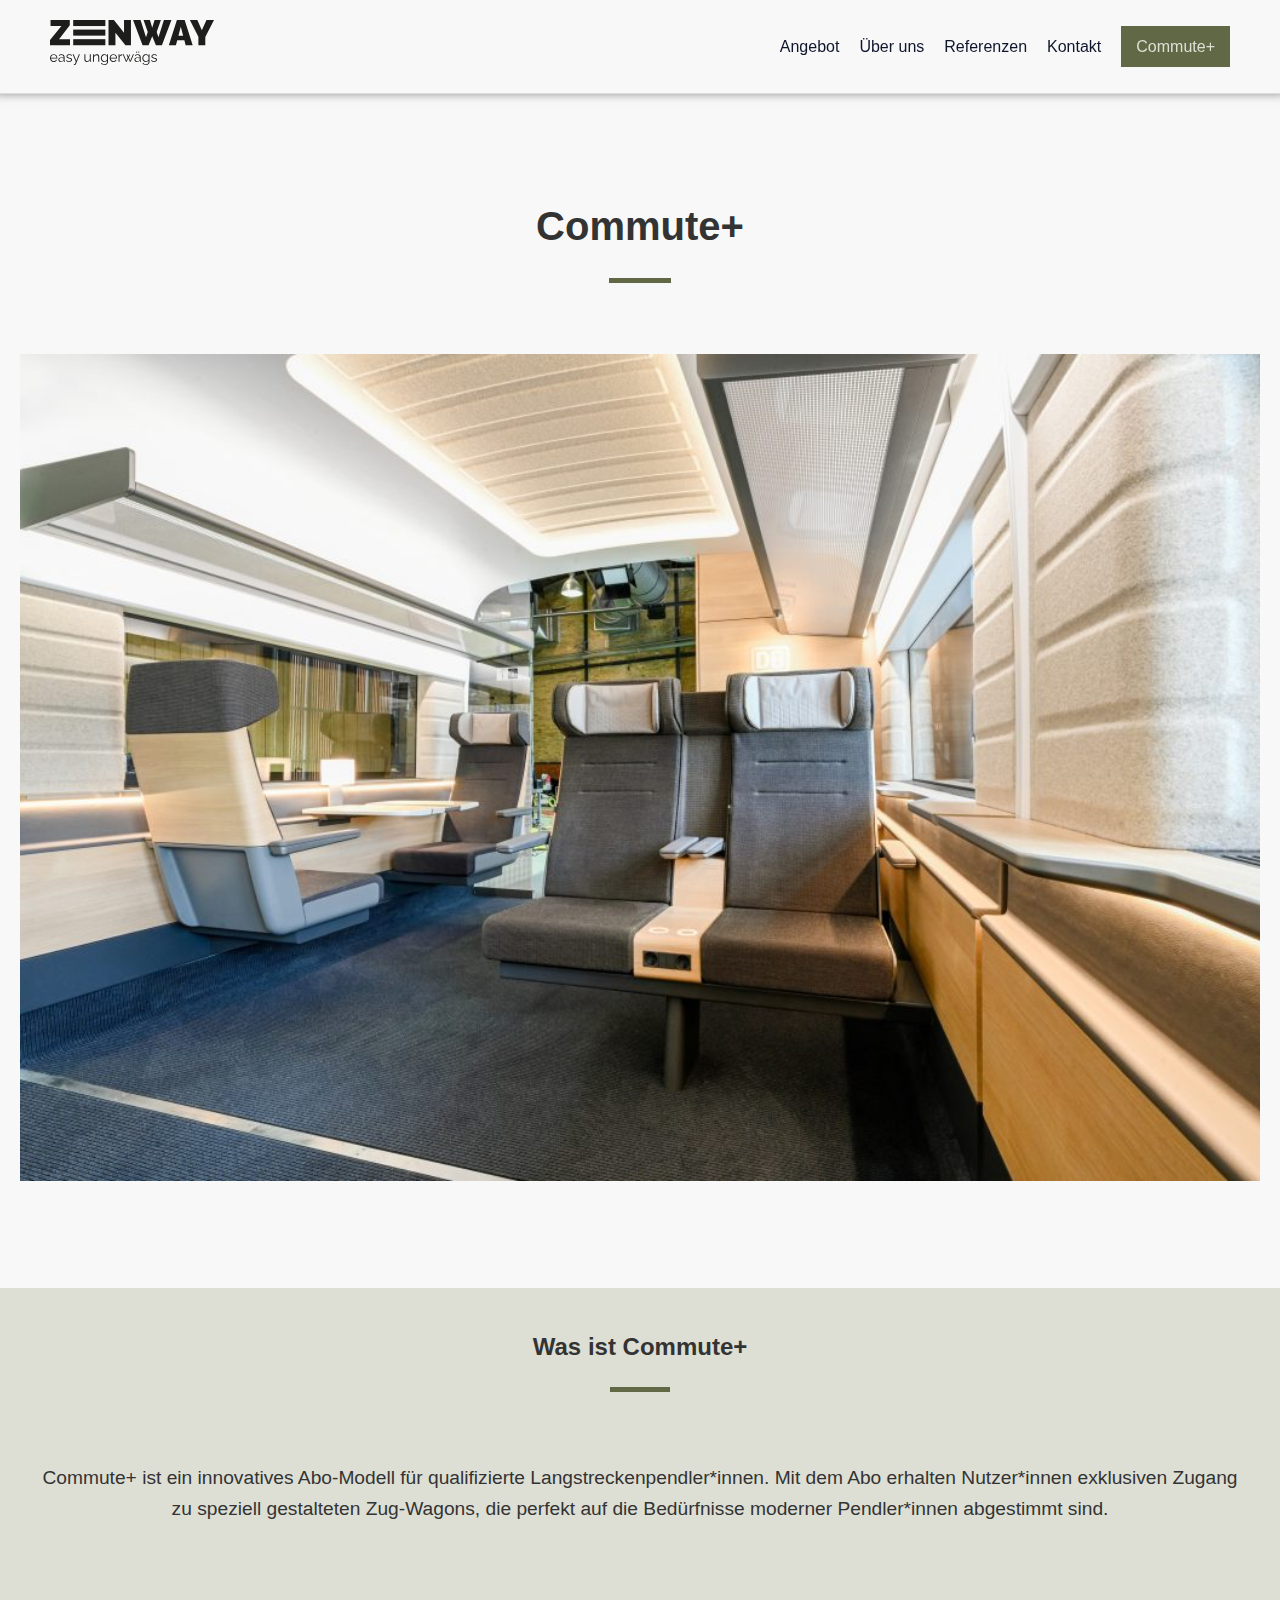
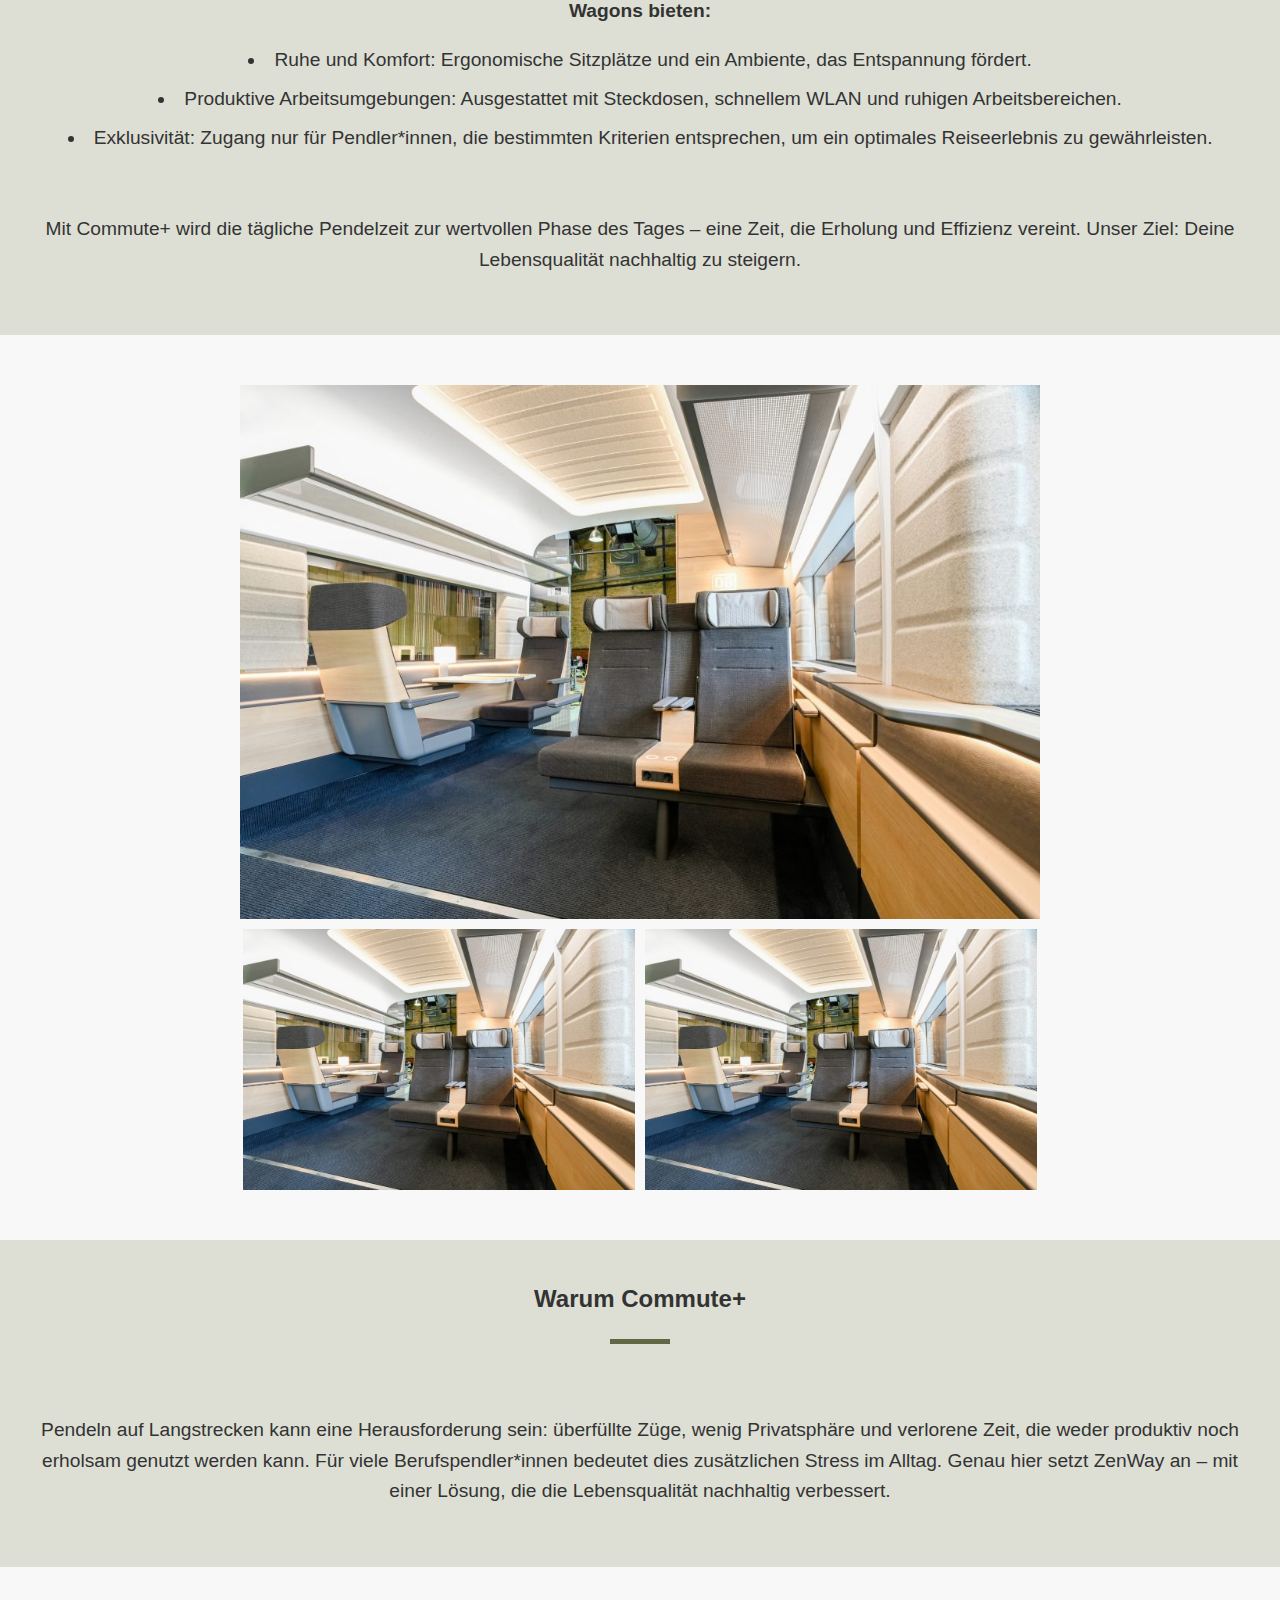
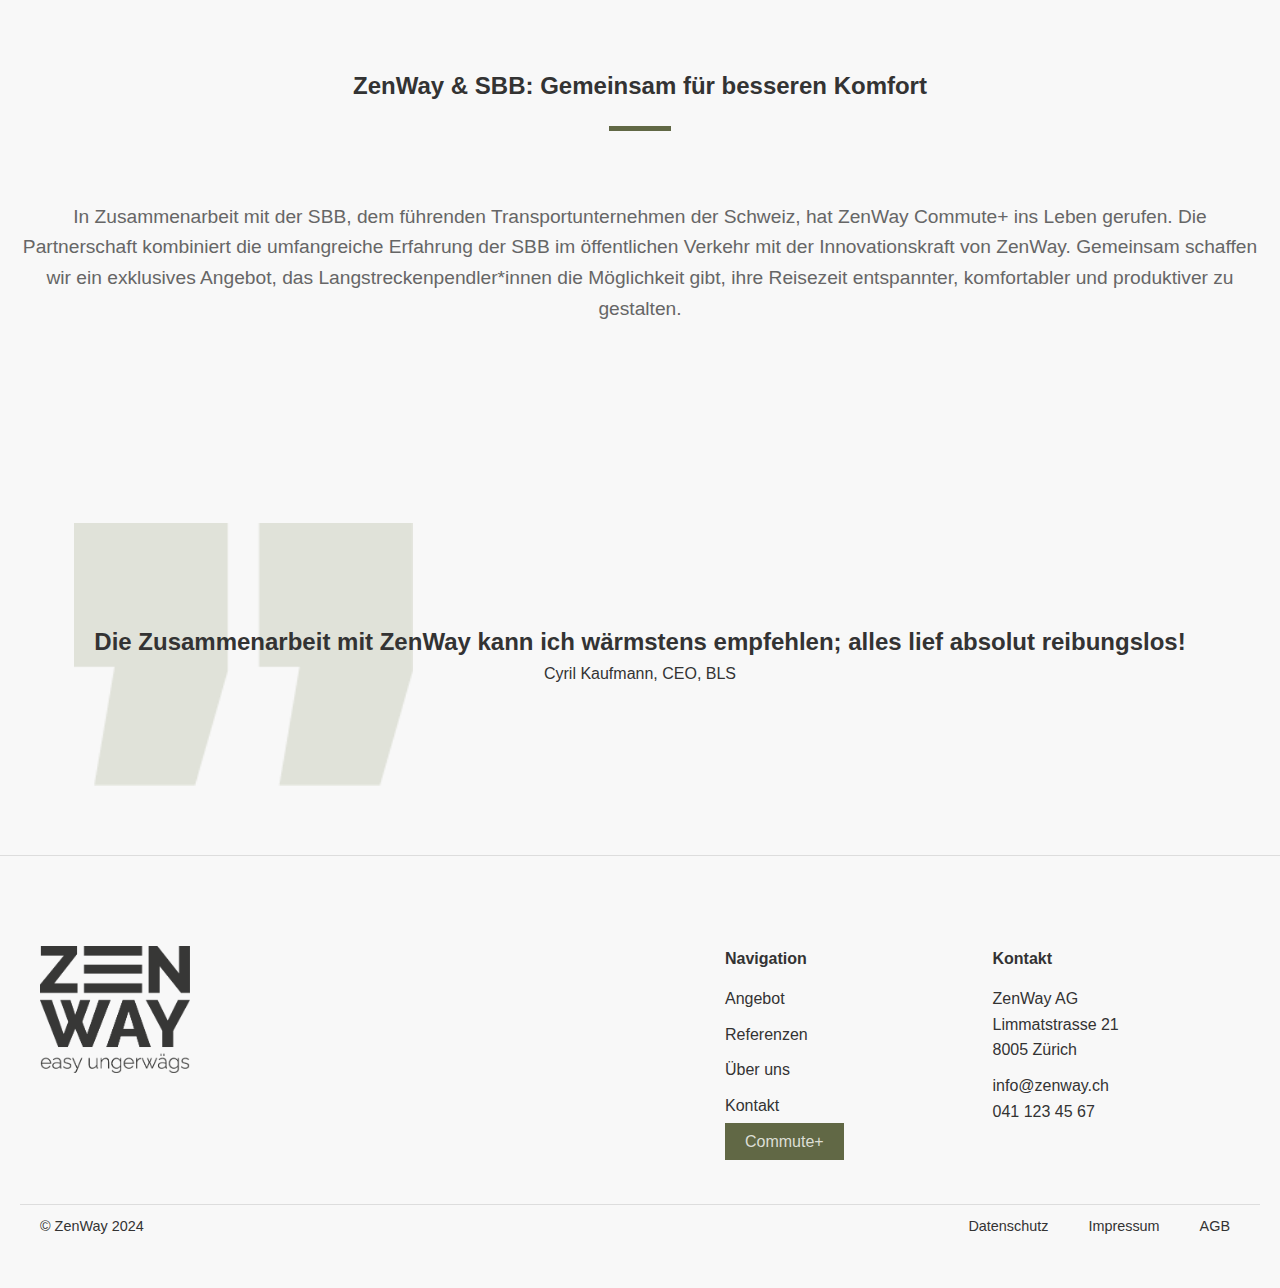
<file: pages/commute1.html>
<!DOCTYPE html>
<html lang="en">
  <head>
    <meta charset="UTF-8" />
    <meta name="viewport" content="width=device-width, initial-scale=1.0, maximum-scale=1.0" />
    <title>Commute+ - ZenWay</title>
    <link rel="stylesheet" href="../styles/commute.css" />
  </head>
  <body>
    <!-- Header Section -->
    <header>
      <a class="header-logo" href="../index.html">
        <img src="../img/Logo_website_zenway.svg" alt="ZenWay Logo" />
      </a>
      <!-- Checkbox for Hamburger Menu -->
      <input type="checkbox" id="nav-toggle" class="nav-toggle" />
      <label for="nav-toggle" class="hamburger">
        <span></span>
        <span></span>
        <span></span>
      </label>
      <!-- Navigation Links -->
      <ul class="navbar">
        <li><a href="angebot.html">Angebot</a></li>
        <li><a href="ueberuns.html">Über uns</a></li>
        <li><a href="referenzen.html">Referenzen</a></li>
        <li><a href="kontakt.html">Kontakt</a></li>
        <li class="cta-button"><a href="commute1.html">Commute+</a></li>
      </ul>
    </header>

    <!-- Main Content Section -->
    <main>
      <!-- Hero Section -->
      <section class="hero">
        <h1>Commute+</h1>
        <div class="block"></div>
        <br /><br />
        <div class="box_img_left_img1">
          <img
            src="/img/Zug Innendesign Bild.jpg"
            alt="Zugdesign von ZenWay"
            width="100%"
            height="auto"
          />
        </div>
      </section>

      <!-- Green Section: Was ist Commute+ -->
      <section class="green-section">
        <div class="text-content">
          <h2 id="header-commute-plus">Was ist Commute+</h2>
          <div class="block"></div>
          <br /><br />
          <p>
            Commute+ ist ein innovatives Abo-Modell für qualifizierte
            Langstreckenpendler*innen. Mit dem Abo erhalten Nutzer*innen
            exklusiven Zugang zu speziell gestalteten Zug-Wagons, die perfekt
            auf die Bedürfnisse moderner Pendler*innen abgestimmt sind.
          </p>
          <br /><br />
          <p><strong>Wagons bieten:</strong></p>
          <ul class="meine-liste">
            <li>
              Ruhe und Komfort: Ergonomische Sitzplätze und ein Ambiente, das
              Entspannung fördert.
            </li>
            <li>
              Produktive Arbeitsumgebungen: Ausgestattet mit Steckdosen,
              schnellem WLAN und ruhigen Arbeitsbereichen.
            </li>
            <li>
              Exklusivität: Zugang nur für Pendler*innen, die bestimmten
              Kriterien entsprechen, um ein optimales Reiseerlebnis zu
              gewährleisten.
            </li>
          </ul>
          <br /><br />
          <p>
            Mit Commute+ wird die tägliche Pendelzeit zur wertvollen Phase des
            Tages – eine Zeit, die Erholung und Effizienz vereint. Unser Ziel:
            Deine Lebensqualität nachhaltig zu steigern.
          </p>
        </div>
      </section>

      <!-- Bilder Gruppe Commute+ -->
      <div class="container">
        <img
          src="/img/Zug Innendesign Bild.jpg"
          alt="Zuginneres"
          class="top-image"
        />
        <div class="bottom-images">
          <img
            src="/img/Zug Innendesign Bild.jpg"
            alt="Zugdesign von ZenWay"
            class="bottom-image"
          />
          <img
            src="/img/Zug Innendesign Bild.jpg"
            alt="Zugdesign von ZenWay"
            class="bottom-image"
          />
        </div>
      </div>

      <!-- Green Section: Warum Commute+ -->
      <section class="green-section">
        <div class="text-content">
          <h2 id="header-why-commute-plus">Warum Commute+</h2>
          <div class="block"></div>
          <br /><br />
          <p>
            Pendeln auf Langstrecken kann eine Herausforderung sein: überfüllte
            Züge, wenig Privatsphäre und verlorene Zeit, die weder produktiv
            noch erholsam genutzt werden kann. Für viele Berufspendler*innen
            bedeutet dies zusätzlichen Stress im Alltag. Genau hier setzt ZenWay
            an – mit einer Lösung, die die Lebensqualität nachhaltig verbessert.
          </p>
        </div>
      </section>

      <!-- SBB Referenz -->
      <section class="hero">
        <h2>ZenWay & SBB: Gemeinsam für besseren Komfort</h2>
        <div class="block"></div>
        <br /><br />
        <p>
          In Zusammenarbeit mit der SBB, dem führenden Transportunternehmen der
          Schweiz, hat ZenWay Commute+ ins Leben gerufen. Die Partnerschaft
          kombiniert die umfangreiche Erfahrung der SBB im öffentlichen Verkehr
          mit der Innovationskraft von ZenWay. Gemeinsam schaffen wir ein
          exklusives Angebot, das Langstreckenpendler*innen die Möglichkeit
          gibt, ihre Reisezeit entspannter, komfortabler und produktiver zu
          gestalten.
        </p>
      </section>

      <!-- Quotes Section -->
      <section class="quote-container">
        <div class="first-hero">
          <h2 class="quote-text h2">Die Zusammenarbeit mit ZenWay kann ich wärmstens empfehlen; alles lief absolut reibungslos!</h2>
          <p class="quote-text p">Cyril Kaufmann, CEO, BLS</p>
        </div>
      </section>

    <!-- Footer Section -->
    <footer>
      <div class="footer-container">
        <a class="footer-logo" href="../index.html">
          <img src="../img/ZenWayLogo.png" alt="ZenWay Logo" />
        <a>
        <div class="footer-nav">
          <h3>Navigation</h3>
          <ul>
            <li><a href="angebot.html">Angebot</a></li>
            <li><a href="referenzen.html">Referenzen</a></li>
            <li><a href="ueberuns.html">Über uns</a></li>
            <li><a href="kontakt.html">Kontakt</a></li>
          </ul>
          <a href="commute1.html" class="cta-button">Commute+</a>
        </div>
        <div class="footer-contact">
          <h3>Kontakt</h3>
          <p>
            ZenWay AG <br />
            Limmatstrasse 21 <br />
            8005 Zürich <br />
          </p>
          <p>
            <a href="mailto:info@zenway.ch">info@zenway.ch</a> <br />
            041 123 45 67
          </p>
        </div>
      </div>
      <div class="footer-bottom">
        <p>&copy; ZenWay 2024</p>
        <div class="footer-links">
          <a href="datenschutz.html">Datenschutz</a>
          <a href="impressum.html">Impressum</a>
          <a href="AGB.html">AGB</a>
        </div>
      </div>
    </footer>
  </body>
</html>
</file>
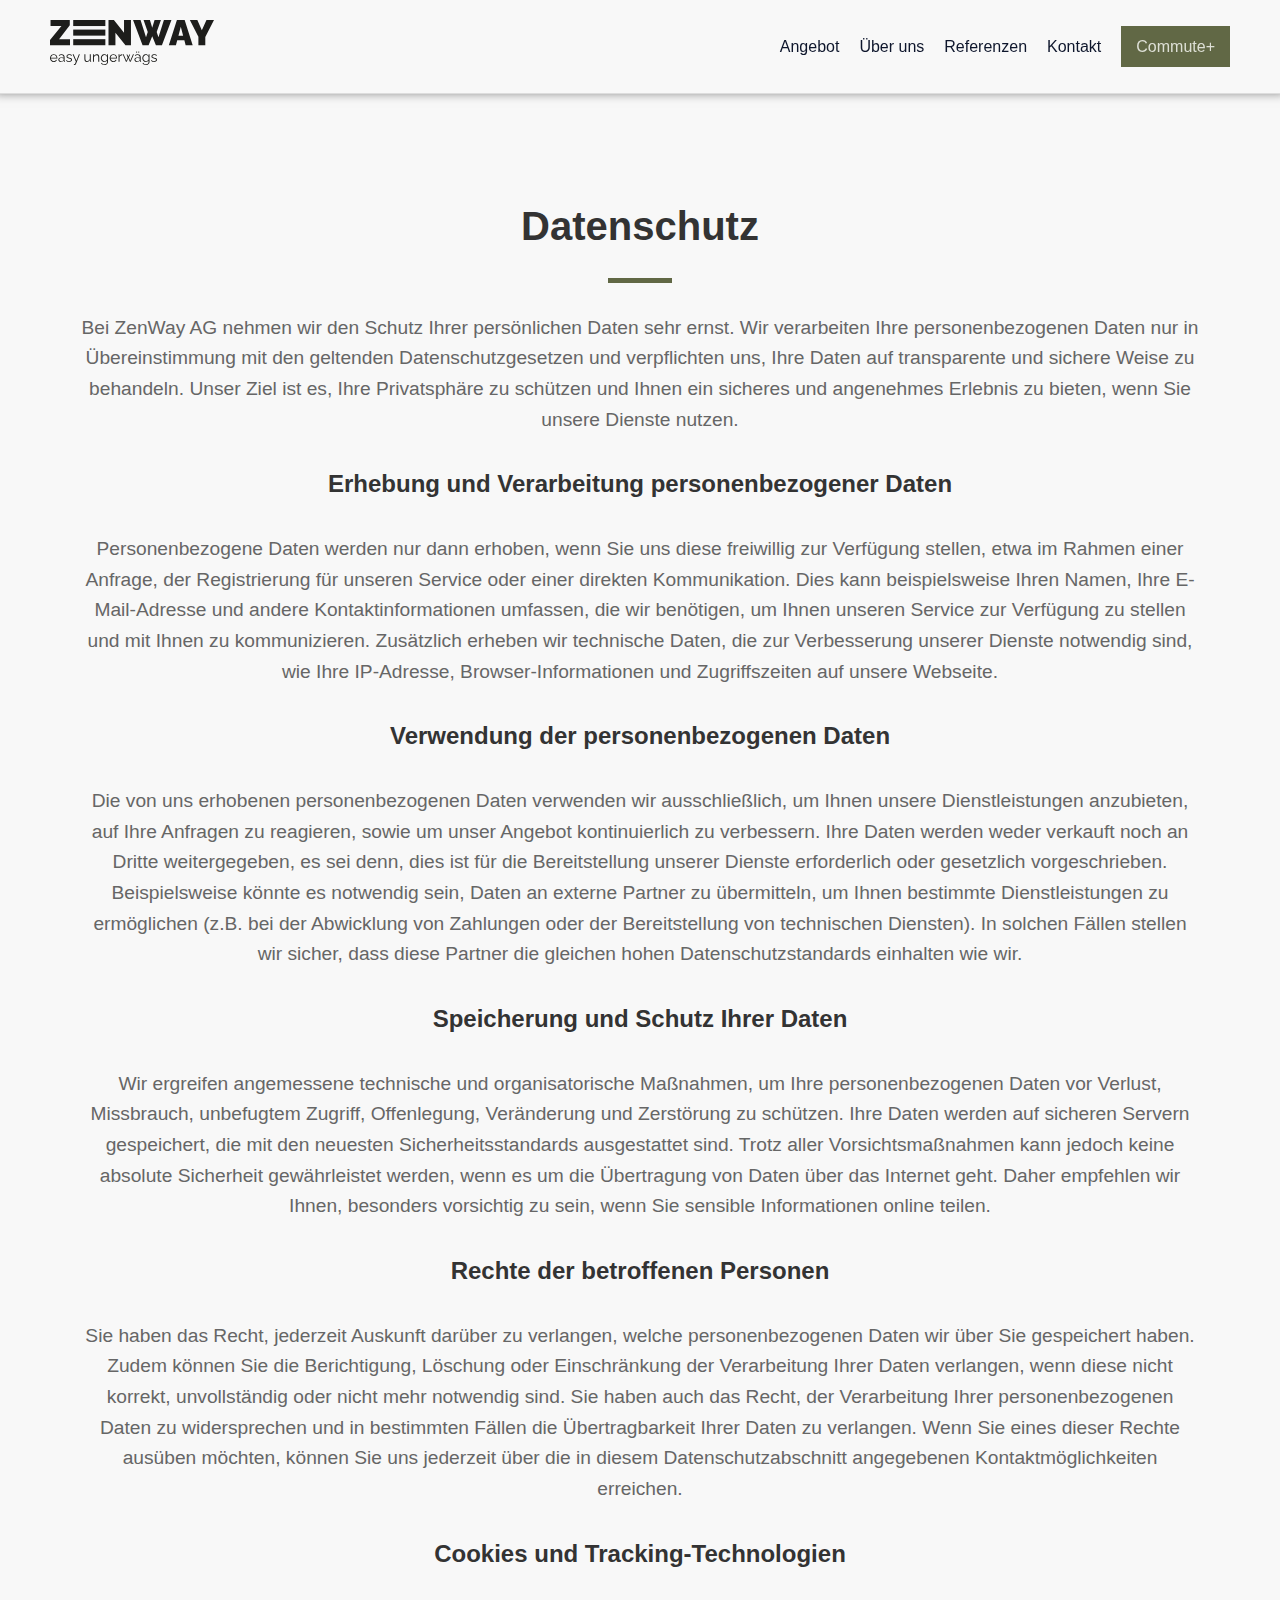
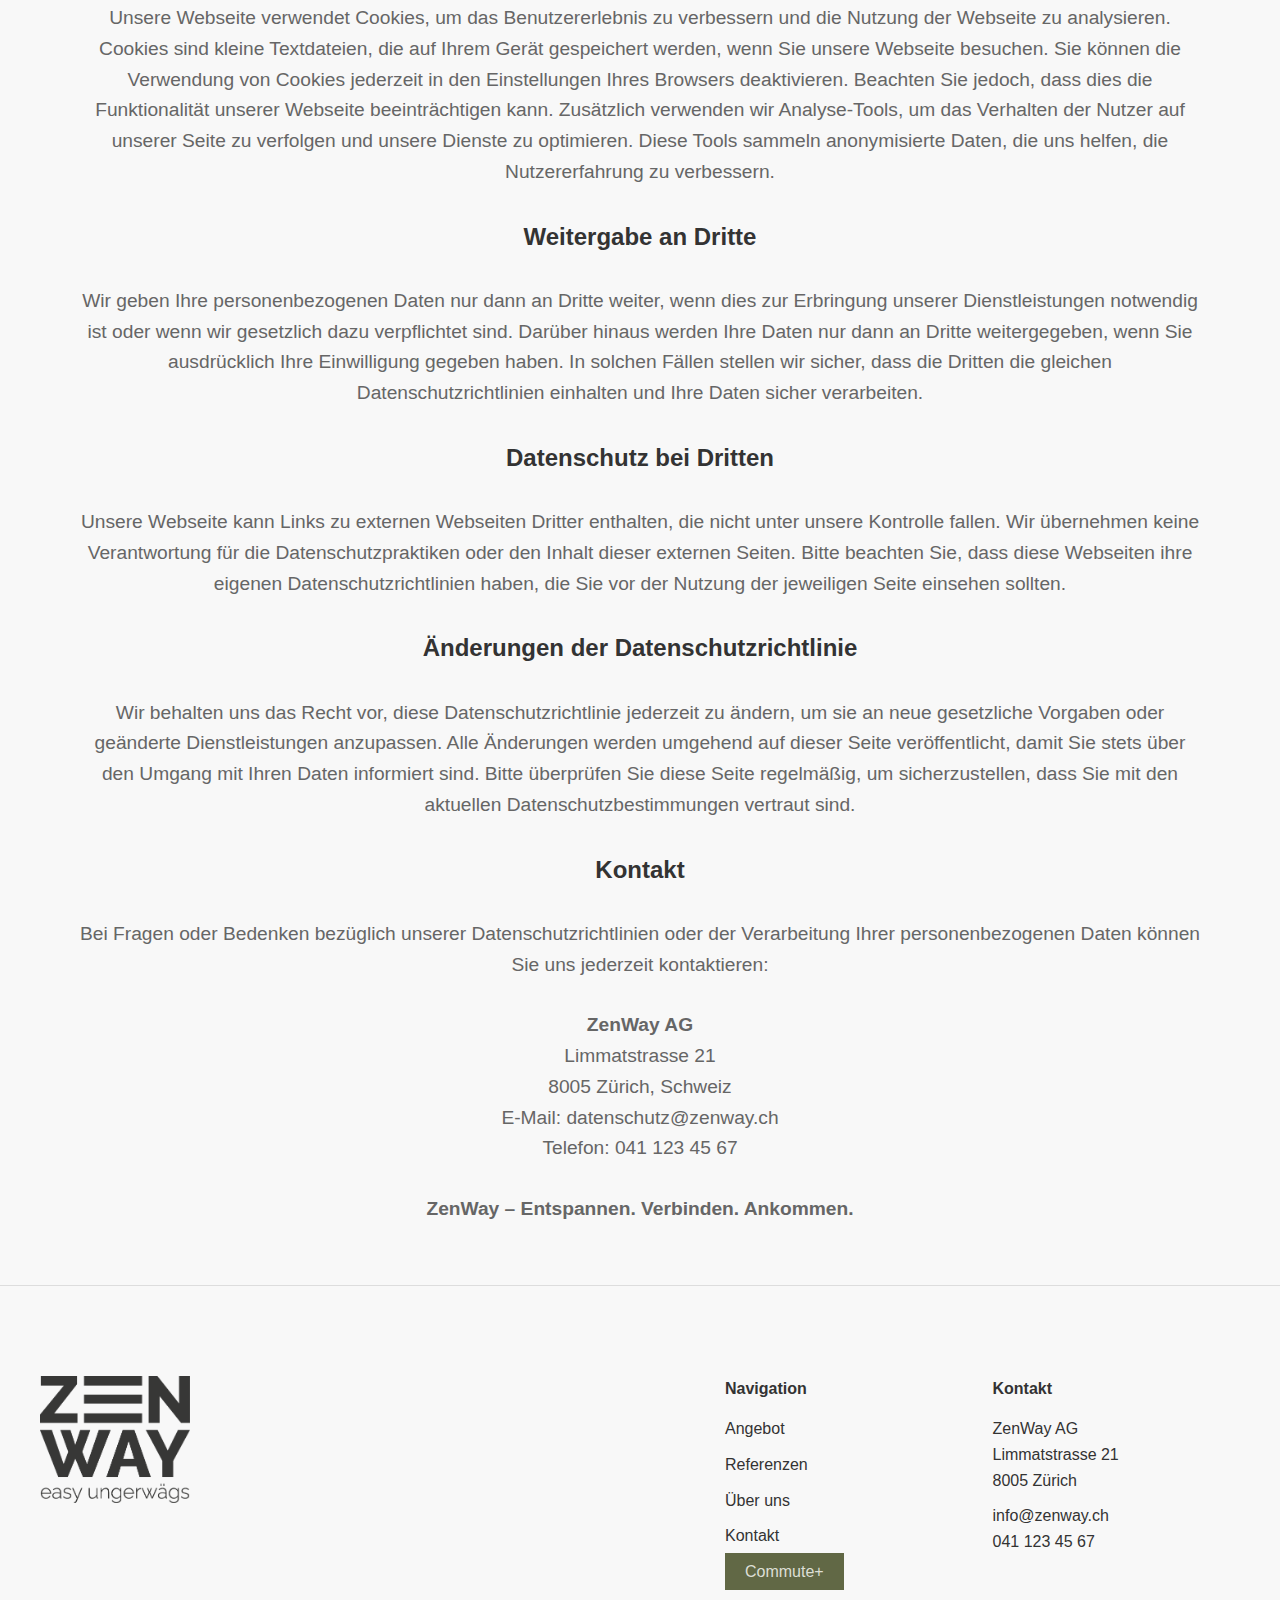
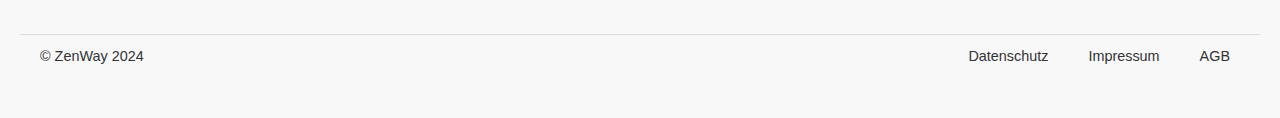
<file: pages/datenschutz.html>
<!DOCTYPE html>
<html lang="en">
  <head>
    <meta charset="UTF-8" />
    <meta name="viewport" content="width=device-width, initial-scale=1.0, maximum-scale=1.0" />
    <title>Datenschutz - ZenWay</title>
    <link rel="stylesheet" href="../styles/kontakt.css" />
  </head>
  <body>
    <!-- Header Section -->
    <header>
      <a class="header-logo" href="../index.html">
        <img src="../img/Logo_website_zenway.svg" alt="ZenWay Logo" />
      </a>
      <!-- Checkbox for Hamburger Menu -->
      <input type="checkbox" id="nav-toggle" class="nav-toggle" />
      <label for="nav-toggle" class="hamburger">
        <span></span>
        <span></span>
        <span></span>
      </label>
      <!-- Navigation Links -->
      <ul class="navbar">
        <li><a href="angebot.html">Angebot</a></li>
        <li><a href="ueberuns.html">Über uns</a></li>
        <li><a href="referenzen.html">Referenzen</a></li>
        <li><a href="kontakt.html">Kontakt</a></li>
        <li class="cta-button"><a href="commute.html">Commute+</a></li>
      </ul>
    </header>

    <!-- Main Content -->
    <main>
      <section class="hero">
        <h1>Datenschutz</h1>
        <div class="block"></div>
        <p>
          Bei ZenWay AG nehmen wir den Schutz Ihrer persönlichen Daten sehr
          ernst. Wir verarbeiten Ihre personenbezogenen Daten nur in
          Übereinstimmung mit den geltenden Datenschutzgesetzen und verpflichten
          uns, Ihre Daten auf transparente und sichere Weise zu behandeln. Unser
          Ziel ist es, Ihre Privatsphäre zu schützen und Ihnen ein sicheres und
          angenehmes Erlebnis zu bieten, wenn Sie unsere Dienste nutzen.
        </p>

        <h2>Erhebung und Verarbeitung personenbezogener Daten</h2>
        <p>
          Personenbezogene Daten werden nur dann erhoben, wenn Sie uns diese
          freiwillig zur Verfügung stellen, etwa im Rahmen einer Anfrage, der
          Registrierung für unseren Service oder einer direkten Kommunikation.
          Dies kann beispielsweise Ihren Namen, Ihre E-Mail-Adresse und andere
          Kontaktinformationen umfassen, die wir benötigen, um Ihnen unseren
          Service zur Verfügung zu stellen und mit Ihnen zu kommunizieren.
          Zusätzlich erheben wir technische Daten, die zur Verbesserung unserer
          Dienste notwendig sind, wie Ihre IP-Adresse, Browser-Informationen und
          Zugriffszeiten auf unsere Webseite.
        </p>

        <h2>Verwendung der personenbezogenen Daten</h2>
        <p>
          Die von uns erhobenen personenbezogenen Daten verwenden wir
          ausschließlich, um Ihnen unsere Dienstleistungen anzubieten, auf Ihre
          Anfragen zu reagieren, sowie um unser Angebot kontinuierlich zu
          verbessern. Ihre Daten werden weder verkauft noch an Dritte
          weitergegeben, es sei denn, dies ist für die Bereitstellung unserer
          Dienste erforderlich oder gesetzlich vorgeschrieben. Beispielsweise
          könnte es notwendig sein, Daten an externe Partner zu übermitteln, um
          Ihnen bestimmte Dienstleistungen zu ermöglichen (z.B. bei der
          Abwicklung von Zahlungen oder der Bereitstellung von technischen
          Diensten). In solchen Fällen stellen wir sicher, dass diese Partner
          die gleichen hohen Datenschutzstandards einhalten wie wir.
        </p>

        <h2>Speicherung und Schutz Ihrer Daten</h2>
        <p>
          Wir ergreifen angemessene technische und organisatorische Maßnahmen,
          um Ihre personenbezogenen Daten vor Verlust, Missbrauch, unbefugtem
          Zugriff, Offenlegung, Veränderung und Zerstörung zu schützen. Ihre
          Daten werden auf sicheren Servern gespeichert, die mit den neuesten
          Sicherheitsstandards ausgestattet sind. Trotz aller Vorsichtsmaßnahmen
          kann jedoch keine absolute Sicherheit gewährleistet werden, wenn es um
          die Übertragung von Daten über das Internet geht. Daher empfehlen wir
          Ihnen, besonders vorsichtig zu sein, wenn Sie sensible Informationen
          online teilen.
        </p>

        <h2>Rechte der betroffenen Personen</h2>
        <p>
          Sie haben das Recht, jederzeit Auskunft darüber zu verlangen, welche
          personenbezogenen Daten wir über Sie gespeichert haben. Zudem können
          Sie die Berichtigung, Löschung oder Einschränkung der Verarbeitung
          Ihrer Daten verlangen, wenn diese nicht korrekt, unvollständig oder
          nicht mehr notwendig sind. Sie haben auch das Recht, der Verarbeitung
          Ihrer personenbezogenen Daten zu widersprechen und in bestimmten
          Fällen die Übertragbarkeit Ihrer Daten zu verlangen. Wenn Sie eines
          dieser Rechte ausüben möchten, können Sie uns jederzeit über die in
          diesem Datenschutzabschnitt angegebenen Kontaktmöglichkeiten
          erreichen.
        </p>

        <h2>Cookies und Tracking-Technologien</h2>
        <p>
          Unsere Webseite verwendet Cookies, um das Benutzererlebnis zu
          verbessern und die Nutzung der Webseite zu analysieren. Cookies sind
          kleine Textdateien, die auf Ihrem Gerät gespeichert werden, wenn Sie
          unsere Webseite besuchen. Sie können die Verwendung von Cookies
          jederzeit in den Einstellungen Ihres Browsers deaktivieren. Beachten
          Sie jedoch, dass dies die Funktionalität unserer Webseite
          beeinträchtigen kann. Zusätzlich verwenden wir Analyse-Tools, um das
          Verhalten der Nutzer auf unserer Seite zu verfolgen und unsere Dienste
          zu optimieren. Diese Tools sammeln anonymisierte Daten, die uns
          helfen, die Nutzererfahrung zu verbessern.
        </p>

        <h2>Weitergabe an Dritte</h2>
        <p>
          Wir geben Ihre personenbezogenen Daten nur dann an Dritte weiter, wenn
          dies zur Erbringung unserer Dienstleistungen notwendig ist oder wenn
          wir gesetzlich dazu verpflichtet sind. Darüber hinaus werden Ihre
          Daten nur dann an Dritte weitergegeben, wenn Sie ausdrücklich Ihre
          Einwilligung gegeben haben. In solchen Fällen stellen wir sicher, dass
          die Dritten die gleichen Datenschutzrichtlinien einhalten und Ihre
          Daten sicher verarbeiten.
        </p>

        <h2>Datenschutz bei Dritten</h2>
        <p>
          Unsere Webseite kann Links zu externen Webseiten Dritter enthalten,
          die nicht unter unsere Kontrolle fallen. Wir übernehmen keine
          Verantwortung für die Datenschutzpraktiken oder den Inhalt dieser
          externen Seiten. Bitte beachten Sie, dass diese Webseiten ihre eigenen
          Datenschutzrichtlinien haben, die Sie vor der Nutzung der jeweiligen
          Seite einsehen sollten.
        </p>

        <h2>Änderungen der Datenschutzrichtlinie</h2>
        <p>
          Wir behalten uns das Recht vor, diese Datenschutzrichtlinie jederzeit
          zu ändern, um sie an neue gesetzliche Vorgaben oder geänderte
          Dienstleistungen anzupassen. Alle Änderungen werden umgehend auf
          dieser Seite veröffentlicht, damit Sie stets über den Umgang mit Ihren
          Daten informiert sind. Bitte überprüfen Sie diese Seite regelmäßig, um
          sicherzustellen, dass Sie mit den aktuellen Datenschutzbestimmungen
          vertraut sind.
        </p>

        <h2>Kontakt</h2>
        <p>
          Bei Fragen oder Bedenken bezüglich unserer Datenschutzrichtlinien oder
          der Verarbeitung Ihrer personenbezogenen Daten können Sie uns
          jederzeit kontaktieren:
        </p>
        <p>
          <strong>ZenWay AG</strong><br />
          Limmatstrasse 21<br />
          8005 Zürich, Schweiz<br />
          E-Mail: datenschutz@zenway.ch<br />
          Telefon: 041 123 45 67
        </p>

        <p><strong>ZenWay – Entspannen. Verbinden. Ankommen.</strong></p>
      </section>
    </main>

    <!-- Footer -->
    <footer>
      <div class="footer-container">
        <a class="footer-logo" href="../index.html">
          <img src="../img/ZenWayLogo.png" alt="ZenWay Logo" />
        <a>
        <div class="footer-nav">
          <h3>Navigation</h3>
          <ul>
            <li><a href="angebot.html">Angebot</a></li>
            <li><a href="referenzen.html">Referenzen</a></li>
            <li><a href="ueberuns.html">Über uns</a></li>
            <li><a href="kontakt.html">Kontakt</a></li>
          </ul>
          <a href="commute.html" class="cta-button">Commute+</a>
        </div>
        <div class="footer-contact">
          <h3>Kontakt</h3>
          <p>
            ZenWay AG <br />
            Limmatstrasse 21 <br />
            8005 Zürich <br />
          </p>
          <p>
            <a href="mailto:info@zenway.ch">info@zenway.ch</a> <br />
            041 123 45 67
          </p>
        </div>
      </div>
      <div class="footer-bottom">
        <p>&copy; ZenWay 2024</p>
        <div class="footer-links">
          <a href="datenschutz.html">Datenschutz</a>
          <a href="impressum.html">Impressum</a>
          <a href="AGB.html">AGB</a>
        </div>
      </div>
    </footer>
  </body>
</html>
</file>
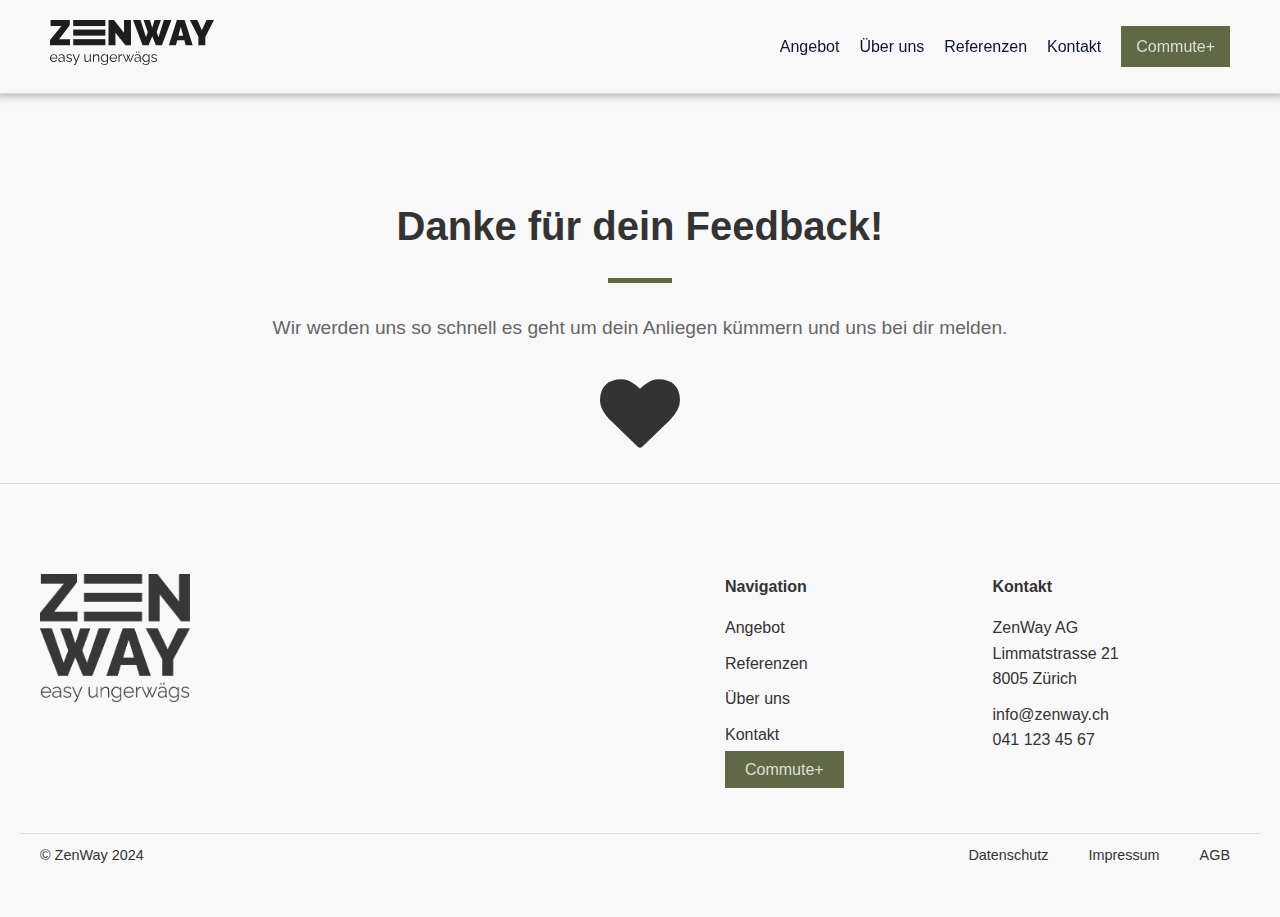
<file: pages/feedback.html>
<!DOCTYPE html>
<html lang="en">
  <head>
    <meta charset="UTF-8" />
    <meta name="viewport" content="width=device-width, initial-scale=1.0, maximum-scale=1.0" />
    <title>Danke für dein Feedback - ZenWay</title>
    <link rel="stylesheet" href="../styles/kontakt.css" />
    <link
      rel="stylesheet"
      href="https://cdnjs.cloudflare.com/ajax/libs/font-awesome/4.7.0/css/font-awesome.min.css"
    />
  </head>
  <body>
    <!-- Header Section -->
    <header>
      <a class="header-logo" href="../index.html">
        <img src="../img/Logo_website_zenway.svg" alt="ZenWay Logo" />
      </a>
      <!-- Checkbox for Hamburger Menu -->
      <input type="checkbox" id="nav-toggle" class="nav-toggle" />
      <label for="nav-toggle" class="hamburger">
        <span></span>
        <span></span>
        <span></span>
      </label>
      <!-- Navigation Links -->
      <ul class="navbar">
        <li><a href="angebot.html">Angebot</a></li>
        <li><a href="ueberuns.html">Über uns</a></li>
        <li><a href="referenzen.html">Referenzen</a></li>
        <li><a href="kontakt.html">Kontakt</a></li>
        <li class="cta-button"><a href="commute.html">Commute+</a></li>
      </ul>
    </header>

    <!-- Main Content -->
    <main>
      <section class="hero">
        <h1>Danke für dein Feedback!</h1>
        <div class="block"></div>
        <p>
          Wir werden uns so schnell es geht um dein Anliegen kümmern und uns bei
          dir melden.
        </p>
        <i class="fa fa-heart fa-5x"></i>
      </section>
    </main>

    <!-- Footer -->
    <footer>
      <div class="footer-container">
        <a class="footer-logo" href="../index.html">
          <img src="../img/ZenWayLogo.png" alt="ZenWay Logo" />
        <a>
        <div class="footer-nav">
          <h3>Navigation</h3>
          <ul>
            <li><a href="angebot.html">Angebot</a></li>
            <li><a href="referenzen.html">Referenzen</a></li>
            <li><a href="ueberuns.html">Über uns</a></li>
            <li><a href="kontakt.html">Kontakt</a></li>
          </ul>
          <a href="commute.html" class="cta-button">Commute+</a>
        </div>
        <div class="footer-contact">
          <h3>Kontakt</h3>
          <p>
            ZenWay AG <br />
            Limmatstrasse 21 <br />
            8005 Zürich <br />
          </p>
          <p>
            <a href="mailto:info@zenway.ch">info@zenway.ch</a> <br />
            041 123 45 67
          </p>
        </div>
      </div>
      <div class="footer-bottom">
        <p>&copy; ZenWay 2024</p>
        <div class="footer-links">
          <a href="datenschutz.html">Datenschutz</a>
          <a href="impressum.html">Impressum</a>
          <a href="AGB.html">AGB</a>
        </div>
      </div>
    </footer>
  </body>
</html>
</file>
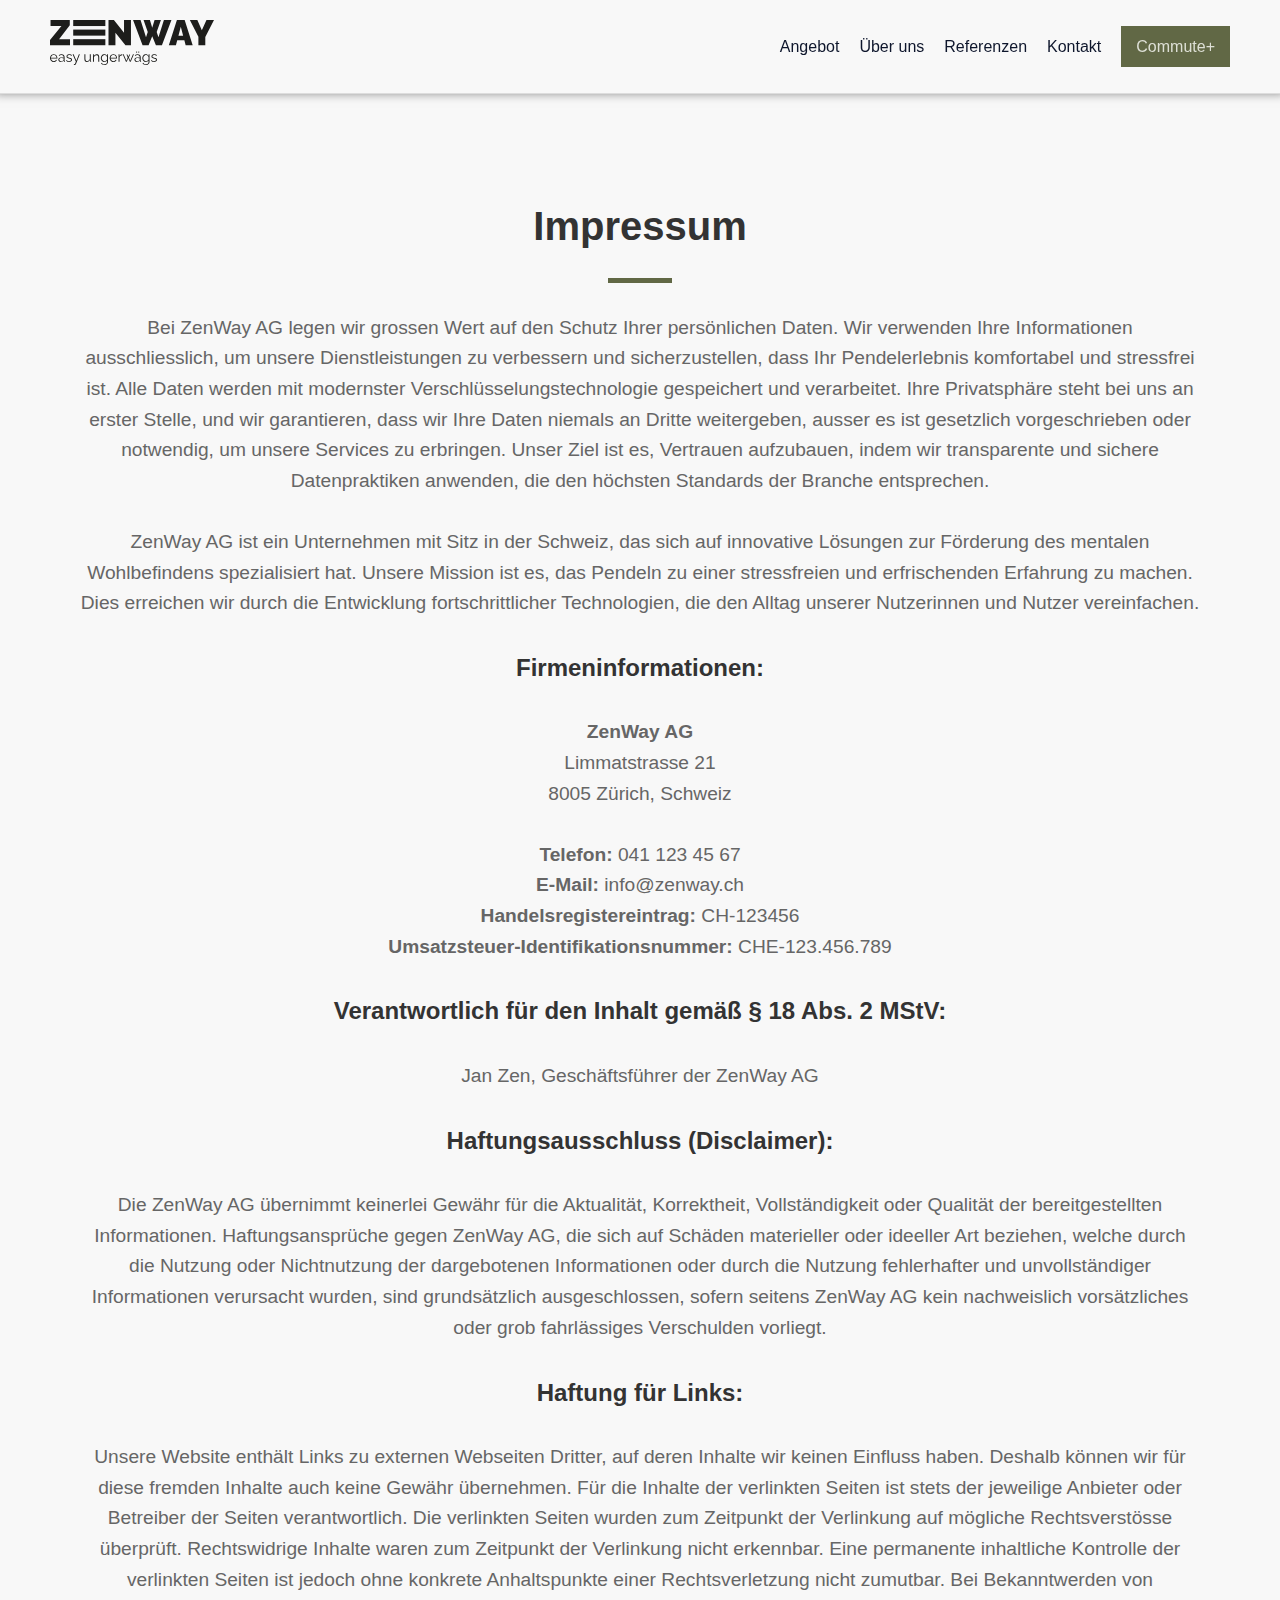
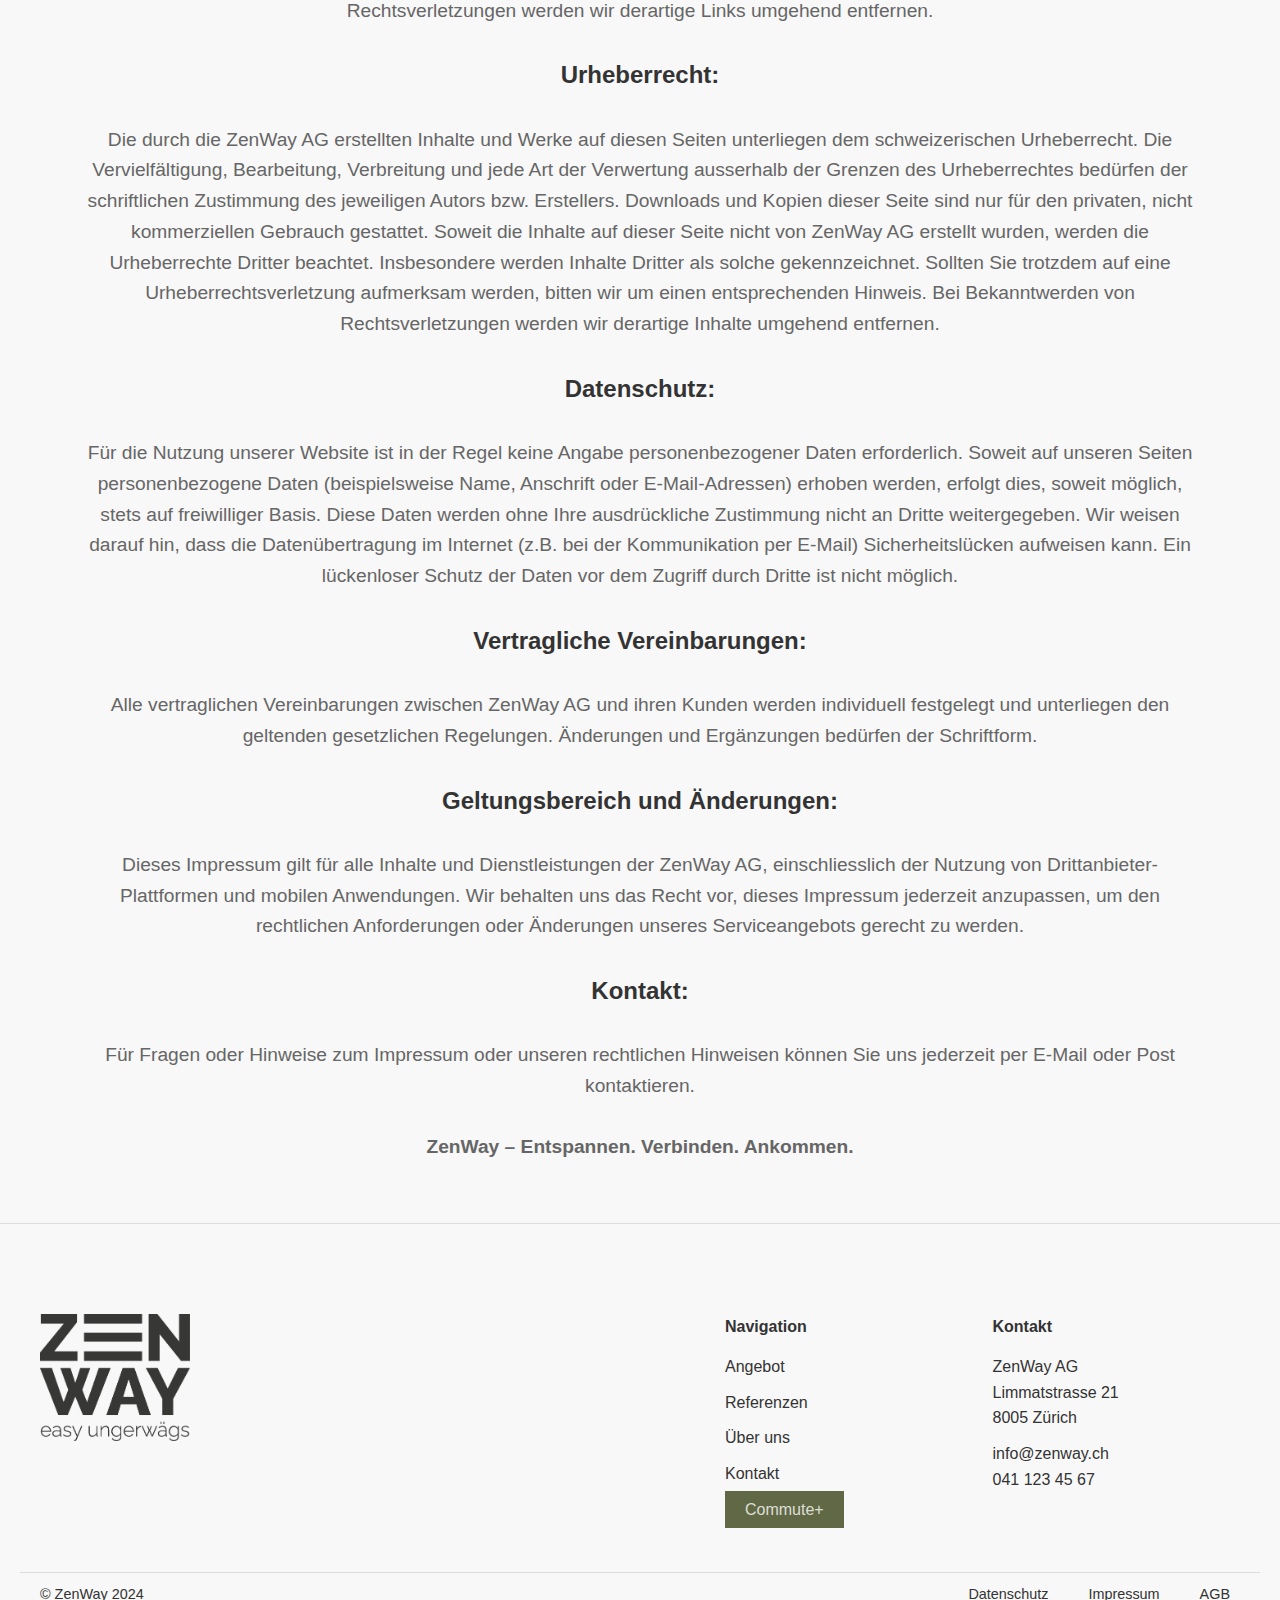
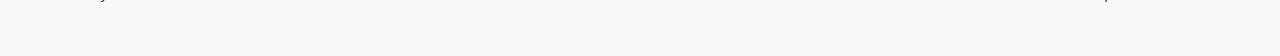
<file: pages/impressum.html>
<!DOCTYPE html>
<html lang="en">
  <head>
    <meta charset="UTF-8" />
    <meta name="viewport" content="width=device-width, initial-scale=1.0, maximum-scale=1.0" />
    <title>Impressum - ZenWay</title>
    <link rel="stylesheet" href="../styles/kontakt.css" />
  </head>
  <body>
    <!-- Header Section -->
    <header>
      <a class="header-logo" href="../index.html">
        <img src="../img/Logo_website_zenway.svg" alt="ZenWay Logo" />
      </a>
      <!-- Checkbox for Hamburger Menu -->
      <input type="checkbox" id="nav-toggle" class="nav-toggle" />
      <label for="nav-toggle" class="hamburger">
        <span></span>
        <span></span>
        <span></span>
      </label>
      <!-- Navigation Links -->
      <ul class="navbar">
        <li><a href="angebot.html">Angebot</a></li>
        <li><a href="ueberuns.html">Über uns</a></li>
        <li><a href="referenzen.html">Referenzen</a></li>
        <li><a href="kontakt.html">Kontakt</a></li>
        <li class="cta-button"><a href="commute.html">Commute+</a></li>
      </ul>
    </header>

    <!-- Main Content -->
    <main>
      <section class="hero">
        <h1>Impressum</h1>
        <div class="block"></div>
        <p>
          Bei ZenWay AG legen wir grossen Wert auf den Schutz Ihrer persönlichen
          Daten. Wir verwenden Ihre Informationen ausschliesslich, um unsere
          Dienstleistungen zu verbessern und sicherzustellen, dass Ihr
          Pendelerlebnis komfortabel und stressfrei ist. Alle Daten werden mit
          modernster Verschlüsselungstechnologie gespeichert und verarbeitet.
          Ihre Privatsphäre steht bei uns an erster Stelle, und wir garantieren,
          dass wir Ihre Daten niemals an Dritte weitergeben, ausser es ist
          gesetzlich vorgeschrieben oder notwendig, um unsere Services zu
          erbringen. Unser Ziel ist es, Vertrauen aufzubauen, indem wir
          transparente und sichere Datenpraktiken anwenden, die den höchsten
          Standards der Branche entsprechen.
        </p>

        <p>
          ZenWay AG ist ein Unternehmen mit Sitz in der Schweiz, das sich auf
          innovative Lösungen zur Förderung des mentalen Wohlbefindens
          spezialisiert hat. Unsere Mission ist es, das Pendeln zu einer
          stressfreien und erfrischenden Erfahrung zu machen. Dies erreichen wir
          durch die Entwicklung fortschrittlicher Technologien, die den Alltag
          unserer Nutzerinnen und Nutzer vereinfachen.
        </p>

        <h2>Firmeninformationen:</h2>
        <p>
          <strong>ZenWay AG</strong><br />
          Limmatstrasse 21<br />
          8005 Zürich, Schweiz
        </p>

        <p>
          <strong>Telefon:</strong> 041 123 45 67<br />
          <strong>E-Mail:</strong> info@zenway.ch<br />
          <strong>Handelsregistereintrag:</strong> CH-123456<br />
          <strong>Umsatzsteuer-Identifikationsnummer:</strong> CHE-123.456.789
        </p>

        <h2>Verantwortlich für den Inhalt gemäß § 18 Abs. 2 MStV:</h2>
        <p>Jan Zen, Geschäftsführer der ZenWay AG</p>

        <h2>Haftungsausschluss (Disclaimer):</h2>
        <p>
          Die ZenWay AG übernimmt keinerlei Gewähr für die Aktualität,
          Korrektheit, Vollständigkeit oder Qualität der bereitgestellten
          Informationen. Haftungsansprüche gegen ZenWay AG, die sich auf Schäden
          materieller oder ideeller Art beziehen, welche durch die Nutzung oder
          Nichtnutzung der dargebotenen Informationen oder durch die Nutzung
          fehlerhafter und unvollständiger Informationen verursacht wurden, sind
          grundsätzlich ausgeschlossen, sofern seitens ZenWay AG kein
          nachweislich vorsätzliches oder grob fahrlässiges Verschulden
          vorliegt.
        </p>

        <h2>Haftung für Links:</h2>
        <p>
          Unsere Website enthält Links zu externen Webseiten Dritter, auf deren
          Inhalte wir keinen Einfluss haben. Deshalb können wir für diese
          fremden Inhalte auch keine Gewähr übernehmen. Für die Inhalte der
          verlinkten Seiten ist stets der jeweilige Anbieter oder Betreiber der
          Seiten verantwortlich. Die verlinkten Seiten wurden zum Zeitpunkt der
          Verlinkung auf mögliche Rechtsverstösse überprüft. Rechtswidrige
          Inhalte waren zum Zeitpunkt der Verlinkung nicht erkennbar. Eine
          permanente inhaltliche Kontrolle der verlinkten Seiten ist jedoch ohne
          konkrete Anhaltspunkte einer Rechtsverletzung nicht zumutbar. Bei
          Bekanntwerden von Rechtsverletzungen werden wir derartige Links
          umgehend entfernen.
        </p>

        <h2>Urheberrecht:</h2>
        <p>
          Die durch die ZenWay AG erstellten Inhalte und Werke auf diesen Seiten
          unterliegen dem schweizerischen Urheberrecht. Die Vervielfältigung,
          Bearbeitung, Verbreitung und jede Art der Verwertung ausserhalb der
          Grenzen des Urheberrechtes bedürfen der schriftlichen Zustimmung des
          jeweiligen Autors bzw. Erstellers. Downloads und Kopien dieser Seite
          sind nur für den privaten, nicht kommerziellen Gebrauch gestattet.
          Soweit die Inhalte auf dieser Seite nicht von ZenWay AG erstellt
          wurden, werden die Urheberrechte Dritter beachtet. Insbesondere werden
          Inhalte Dritter als solche gekennzeichnet. Sollten Sie trotzdem auf
          eine Urheberrechtsverletzung aufmerksam werden, bitten wir um einen
          entsprechenden Hinweis. Bei Bekanntwerden von Rechtsverletzungen
          werden wir derartige Inhalte umgehend entfernen.
        </p>

        <h2>Datenschutz:</h2>
        <p>
          Für die Nutzung unserer Website ist in der Regel keine Angabe
          personenbezogener Daten erforderlich. Soweit auf unseren Seiten
          personenbezogene Daten (beispielsweise Name, Anschrift oder
          E-Mail-Adressen) erhoben werden, erfolgt dies, soweit möglich, stets
          auf freiwilliger Basis. Diese Daten werden ohne Ihre ausdrückliche
          Zustimmung nicht an Dritte weitergegeben. Wir weisen darauf hin, dass
          die Datenübertragung im Internet (z.B. bei der Kommunikation per
          E-Mail) Sicherheitslücken aufweisen kann. Ein lückenloser Schutz der
          Daten vor dem Zugriff durch Dritte ist nicht möglich.
        </p>

        <h2>Vertragliche Vereinbarungen:</h2>
        <p>
          Alle vertraglichen Vereinbarungen zwischen ZenWay AG und ihren Kunden
          werden individuell festgelegt und unterliegen den geltenden
          gesetzlichen Regelungen. Änderungen und Ergänzungen bedürfen der
          Schriftform.
        </p>

        <h2>Geltungsbereich und Änderungen:</h2>
        <p>
          Dieses Impressum gilt für alle Inhalte und Dienstleistungen der ZenWay
          AG, einschliesslich der Nutzung von Drittanbieter-Plattformen und
          mobilen Anwendungen. Wir behalten uns das Recht vor, dieses Impressum
          jederzeit anzupassen, um den rechtlichen Anforderungen oder Änderungen
          unseres Serviceangebots gerecht zu werden.
        </p>

        <h2>Kontakt:</h2>
        <p>
          Für Fragen oder Hinweise zum Impressum oder unseren rechtlichen
          Hinweisen können Sie uns jederzeit per E-Mail oder Post kontaktieren.
        </p>

        <p><strong>ZenWay – Entspannen. Verbinden. Ankommen.</strong></p>
      </section>
    </main>

    <!-- Footer -->
    <footer>
      <div class="footer-container">
        <a class="footer-logo" href="../index.html">
          <img src="../img/ZenWayLogo.png" alt="ZenWay Logo" />
        <a>
        <div class="footer-nav">
          <h3>Navigation</h3>
          <ul>
            <li><a href="angebot.html">Angebot</a></li>
            <li><a href="referenzen.html">Referenzen</a></li>
            <li><a href="ueberuns.html">Über uns</a></li>
            <li><a href="kontakt.html">Kontakt</a></li>
          </ul>
          <a href="commute.html" class="cta-button">Commute+</a>
        </div>
        <div class="footer-contact">
          <h3>Kontakt</h3>
          <p>
            ZenWay AG <br />
            Limmatstrasse 21 <br />
            8005 Zürich <br />
          </p>
          <p>
            <a href="mailto:info@zenway.ch">info@zenway.ch</a> <br />
            041 123 45 67
          </p>
        </div>
      </div>
      <div class="footer-bottom">
        <p>&copy; ZenWay 2024</p>
        <div class="footer-links">
          <a href="datenschutz.html">Datenschutz</a>
          <a href="impressum.html">Impressum</a>
          <a href="AGB.html">AGB</a>
        </div>
      </div>
    </footer>
  </body>
</html>
</file>
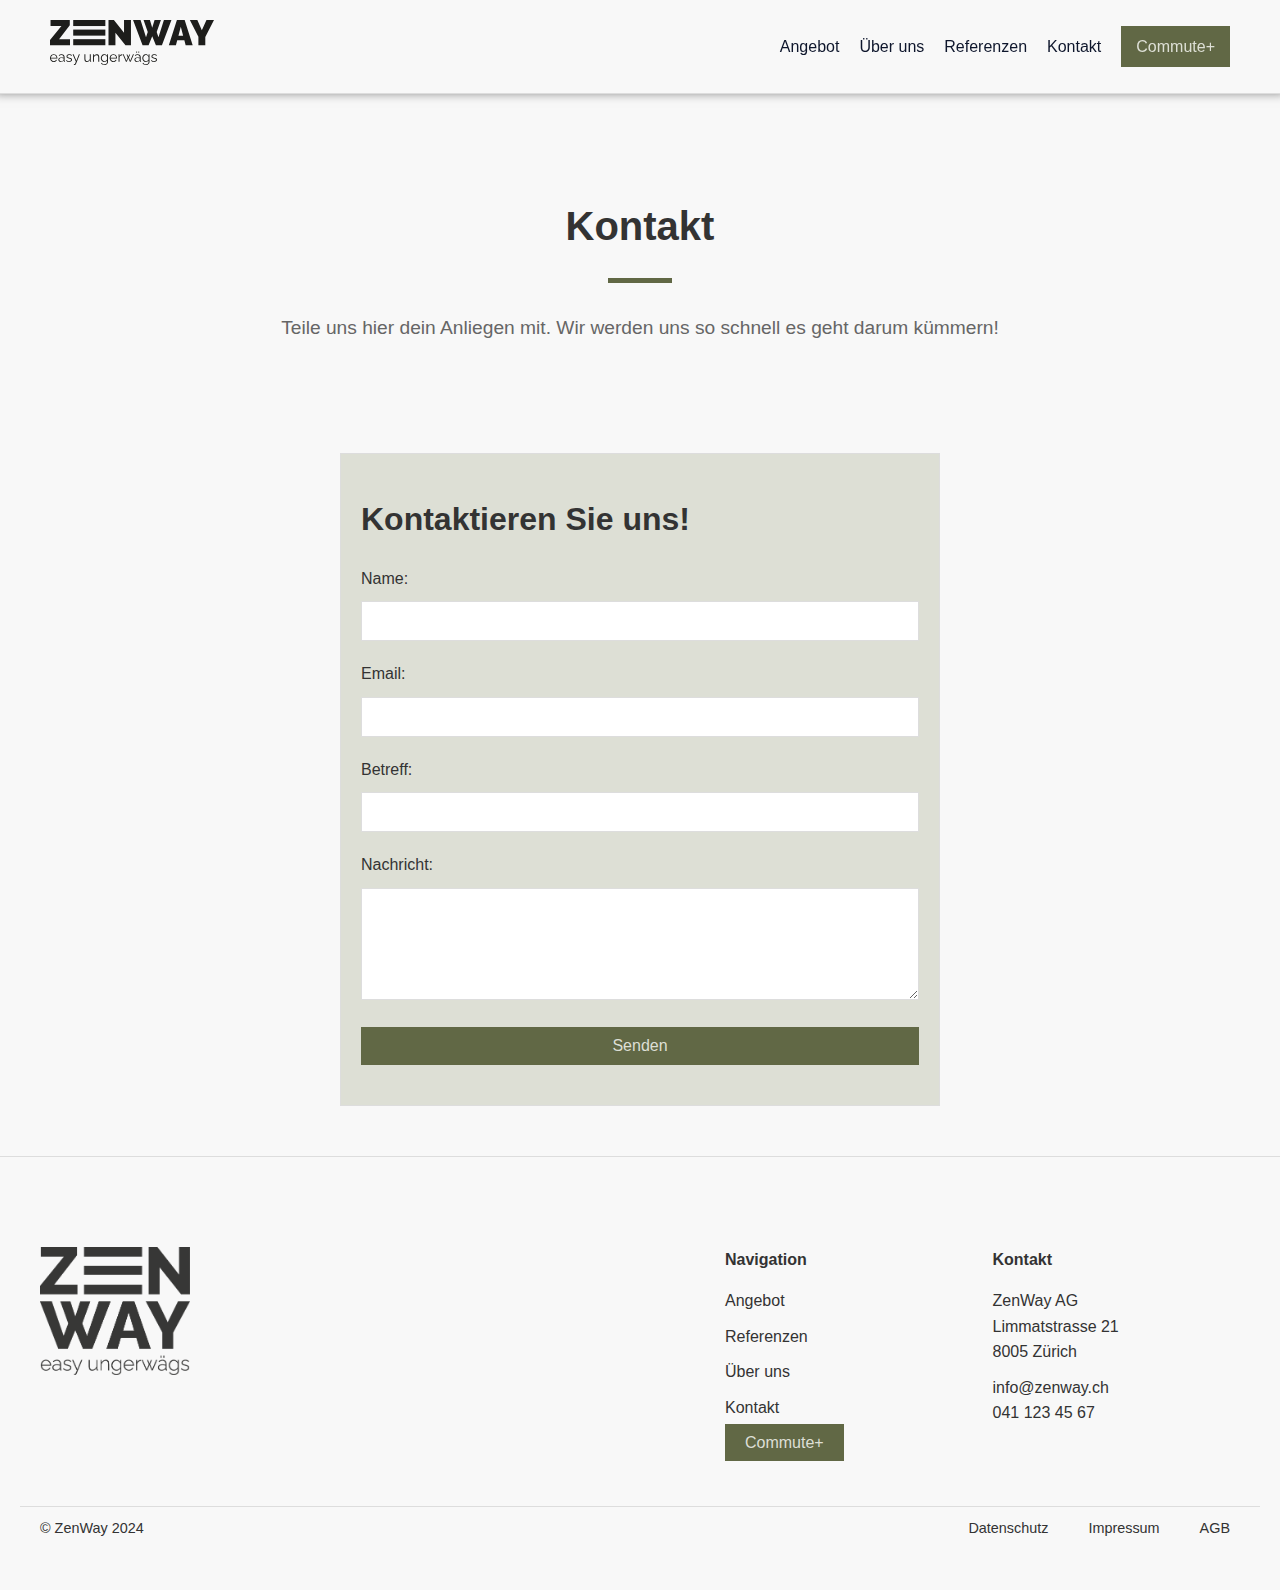
<file: pages/kontakt.html>
<!DOCTYPE html>
<html lang="en">
  <head>
    <meta charset="UTF-8" />
    <meta name="viewport" content="width=device-width, initial-scale=1.0, maximum-scale=1.0" />
    <title>Kontakt - ZenWay</title>
    <link rel="stylesheet" href="../styles/kontakt.css" />
  </head>
  <body>
    <!-- Header Section -->
    <header>
      <a class="header-logo" href="../index.html">
        <img src="../img/Logo_website_zenway.svg" alt="ZenWay Logo" />
      </a>
      <!-- Checkbox for Hamburger Menu -->
      <input type="checkbox" id="nav-toggle" class="nav-toggle" />
      <label for="nav-toggle" class="hamburger">
        <span></span>
        <span></span>
        <span></span>
      </label>
      <!-- Navigation Links -->
      <ul class="navbar">
        <li><a href="angebot.html">Angebot</a></li>
        <li><a href="ueberuns.html">Über uns</a></li>
        <li><a href="referenzen.html">Referenzen</a></li>
        <li><a href="kontakt.html">Kontakt</a></li>
        <li class="cta-button"><a href="commute.html">Commute+</a></li>
      </ul>
    </header>

    <!-- Main Content -->
    <main>
      <section class="hero">
        <h1>Kontakt</h1>
        <div class="block"></div>
        <p>
          Teile uns hier dein Anliegen mit. Wir werden uns so schnell es geht
          darum kümmern!
        </p>
      </section>
      <!-- Form Section -->
      <section class="contact-form">
        <h2>Kontaktieren Sie uns!</h2>
        <form method="GET" action="/pages/feedback.html">
          <div class="form-group">
            <label for="name">Name:</label>
            <input type="text" id="name" name="name" required />
          </div>
          <div class="form-group">
            <label for="email">Email:</label>
            <input type="email" id="email" name="email" required />
          </div>
          <div class="form-group">
            <label for="betreff">Betreff:</label>
            <input type="text" id="betreff" name="betreff" required />
          </div>
          <div class="form-group">
            <label for="nachricht">Nachricht:</label>
            <textarea
              id="nachricht"
              name="nachricht"
              rows="5"
              required
            ></textarea>
          </div>
          <button class="cta-button">Senden</button>
        </form>
      </section>
    </main>

    <!-- Footer -->
    <footer>
      <div class="footer-container">
        <a class="footer-logo" href="../index.html">
          <img src="../img/ZenWayLogo.png" alt="ZenWay Logo" />
        <a>
        <div class="footer-nav">
          <h3>Navigation</h3>
          <ul>
            <li><a href="angebot.html">Angebot</a></li>
            <li><a href="referenzen.html">Referenzen</a></li>
            <li><a href="ueberuns.html">Über uns</a></li>
            <li><a href="kontakt.html">Kontakt</a></li>
          </ul>
          <a href="commute.html" class="cta-button">Commute+</a>
        </div>
        <div class="footer-contact">
          <h3>Kontakt</h3>
          <p>
            ZenWay AG <br />
            Limmatstrasse 21 <br />
            8005 Zürich <br />
          </p>
          <p>
            <a href="mailto:info@zenway.ch">info@zenway.ch</a> <br />
            041 123 45 67
          </p>
        </div>
      </div>
      <div class="footer-bottom">
        <p>&copy; ZenWay 2024</p>
        <div class="footer-links">
          <a href="datenschutz.html">Datenschutz</a>
          <a href="impressum.html">Impressum</a>
          <a href="AGB.html">AGB</a>
        </div>
      </div>
    </footer>
  </body>
</html>
</file>
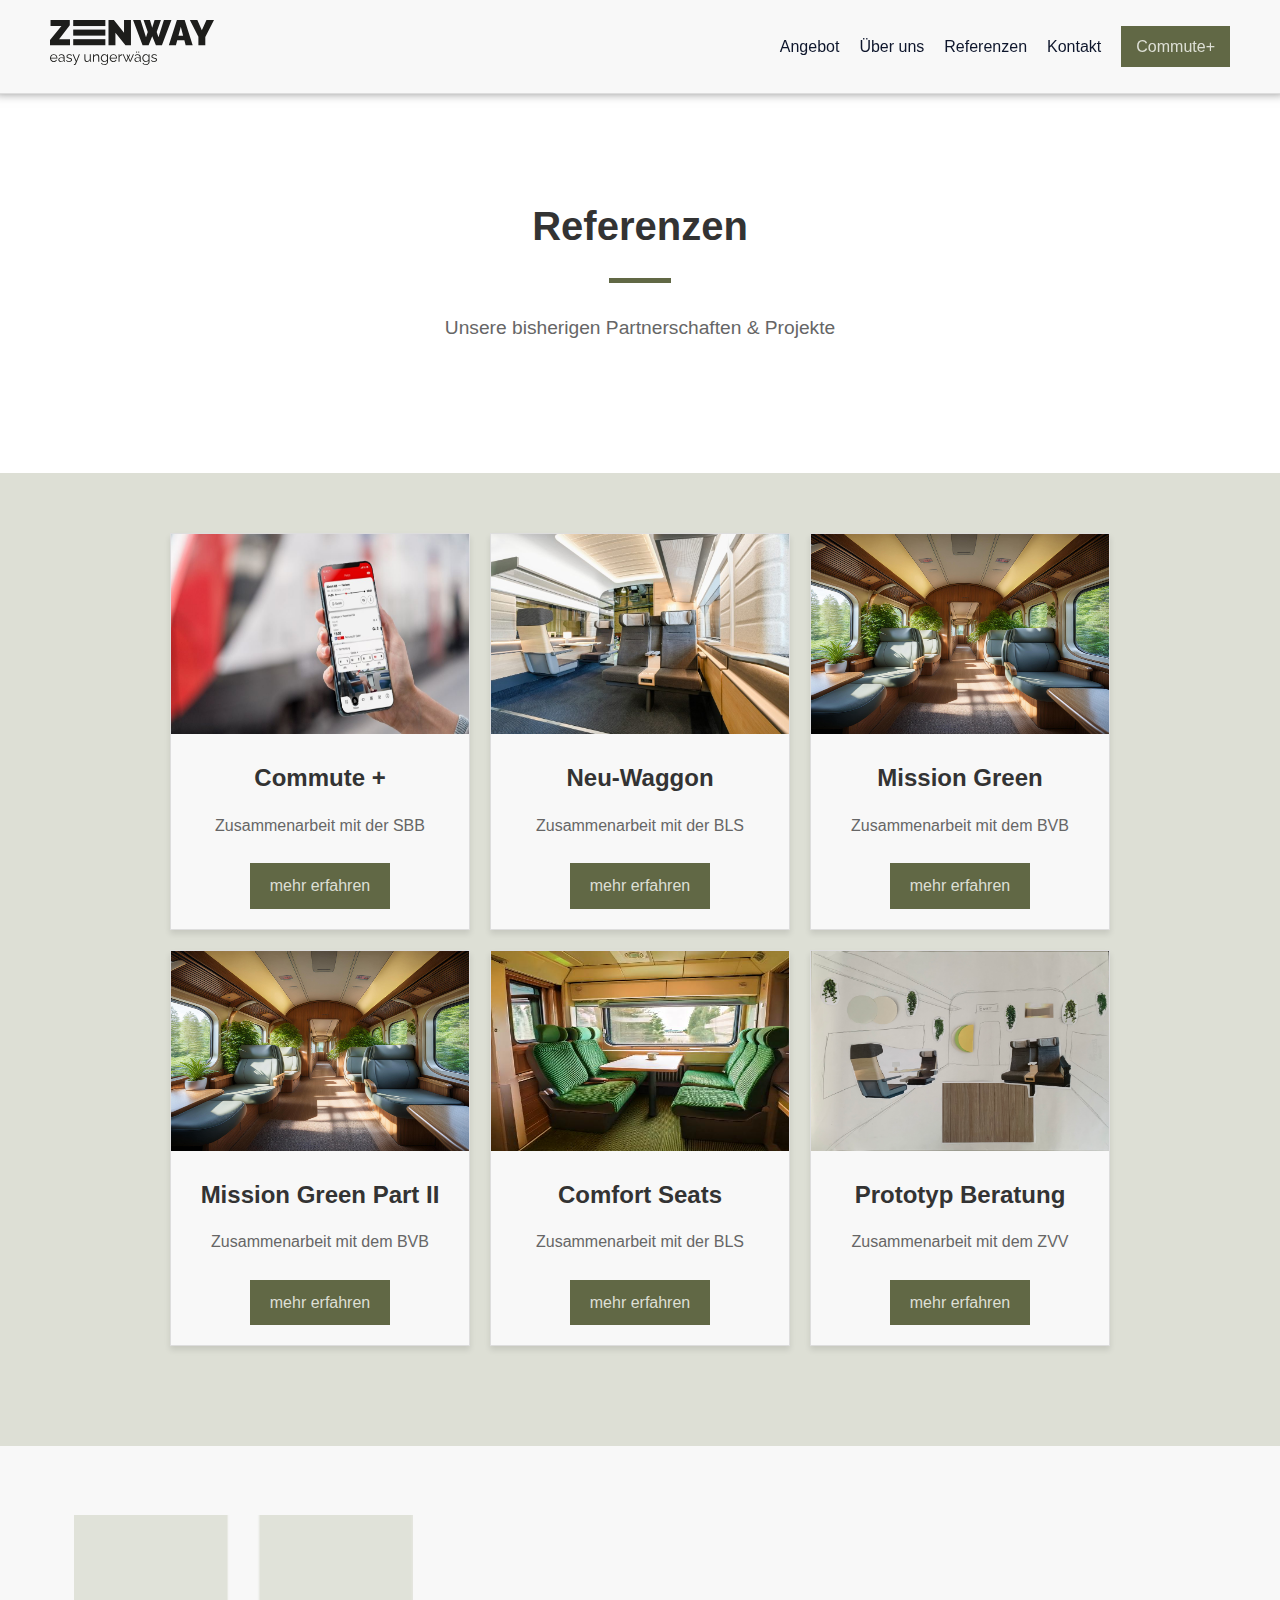
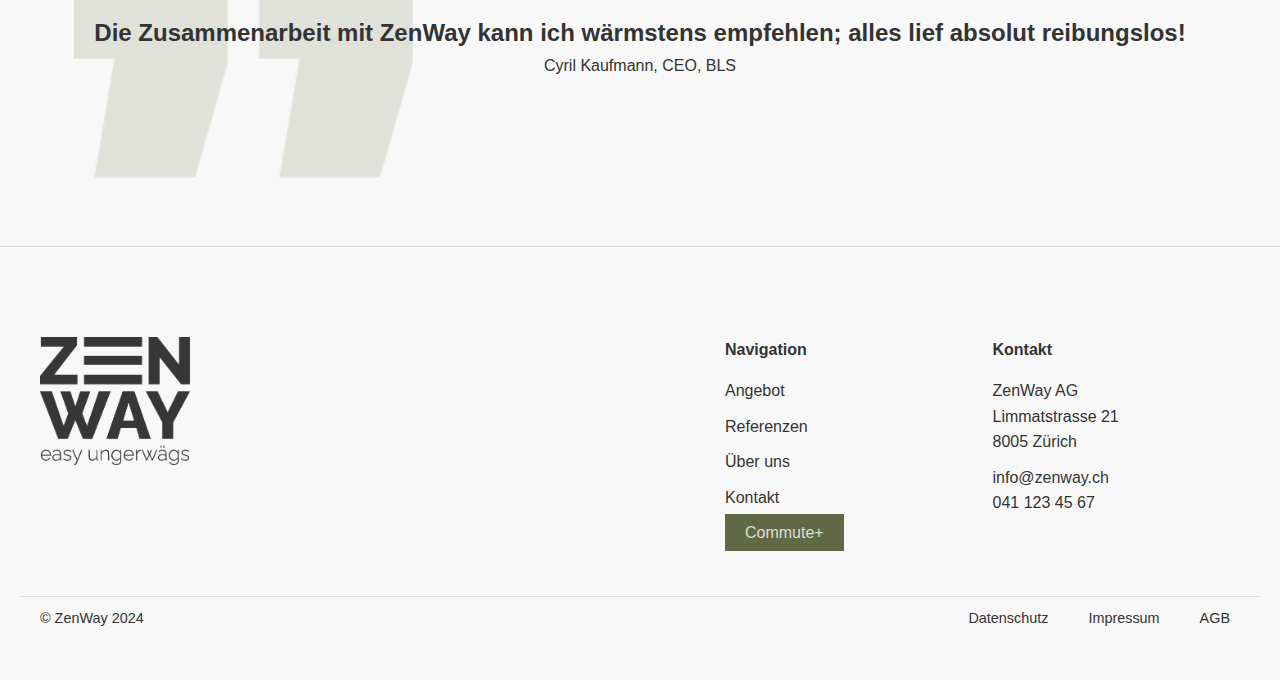
<file: pages/referenzen.html>
<!DOCTYPE html>
<html lang="en">
  <head>
    <meta charset="UTF-8" />
    <meta name="viewport" content="width=device-width, initial-scale=1.0, maximum-scale=1.0" />
    <title>Referenzen - ZenWay</title>
    <link rel="stylesheet" href="../styles/referenzen.css" />
  </head>
  <body>
    <!-- Header Section -->
    <header>
      <a class="header-logo" href="../index.html">
        <img src="../img/Logo_website_zenway.svg" alt="ZenWay Logo" />
      </a>
      <!-- Checkbox for Hamburger Menu -->
      <input type="checkbox" id="nav-toggle" class="nav-toggle" />
      <label for="nav-toggle" class="hamburger">
        <span></span>
        <span></span>
        <span></span>
      </label>
      <!-- Navigation Links -->
      <ul class="navbar">
        <li><a href="angebot.html">Angebot</a></li>
        <li><a href="ueberuns.html">Über uns</a></li>
        <li><a href="referenzen.html">Referenzen</a></li>
        <li><a href="kontakt.html">Kontakt</a></li>
        <li class="cta-button"><a href="commute.html">Commute+</a></li>
      </ul>
    </header>

    <!-- Main Content -->
    <main>
      <section class="hero">
        <h1>Referenzen</h1>
        <div class="block"></div>
        <p>Unsere bisherigen Partnerschaften & Projekte</p>
      </section>

      <!-- Cards Section -->
      <section class="cards">
        <div class="card">
          <img src="/img/foto_handy_app_neu.jpg" alt="Referenz 1" />
          <h2>Commute +</h2>
          <p>Zusammenarbeit mit der SBB</p>
          <a href="/pages/commute.html" class="cta-button">mehr erfahren</a>
        </div>
        <div class="card">
          <img src="/img/Zug Innendesign Bild.jpg" alt="Referenz 2" />
          <h2>Neu-Waggon</h2>
          <p>Zusammenarbeit mit der BLS</p>
          <a href="/pages/referenzen.html" class="cta-button">mehr erfahren</a>
        </div>
        <div class="card">
          <img src="/img/Firefly_Zugabteil.jpg" alt="Referenz 3" />
          <h2>Mission Green</h2>
          <p>Zusammenarbeit mit dem BVB</p>
          <a href="/pages/referenzen.html" class="cta-button">mehr erfahren</a>
        </div>
        <div class="card">
          <img src="/img/Firefly_Zugabteil.jpg" alt="Referenz 6" />
          <h2>Mission Green Part II</h2>
          <p>Zusammenarbeit mit dem BVB</p>
          <a href="/pages/referenzen.html" class="cta-button">mehr erfahren</a>
        </div>
        <div class="card">
          <img src="/img/Design.png" alt="Referenz 4"/>
          <h2>Comfort Seats</h2>
          <p>Zusammenarbeit mit der BLS</p>
          <a href="/pages/referenzen.html" class="cta-button">mehr erfahren</a>
        </div>
        <div class="card">
          <img src="/img/prototyp_bild_4.jpeg" alt="Referenz 5" />
          <h2>Prototyp Beratung</h2>
          <p>Zusammenarbeit mit dem ZVV</p>
          <a href="/pages/referenzen.html" class="cta-button">mehr erfahren</a>
        </div>
      </section>

      <section class="green"></section>

      <!-- Quotes Section -->
      <section class="quote-container">
        <div class="first-hero">
          <h2 class="quote-text h2">
            Die Zusammenarbeit mit ZenWay kann ich wärmstens empfehlen; alles
            lief absolut reibungslos!
          </h2>
          <p class="quote-text p">Cyril Kaufmann, CEO, BLS</p>
        </div>
      </section>
    </main>

    <!-- Footer -->
    <footer>
      <div class="footer-container">
        <a class="footer-logo" href="../index.html">
          <img src="../img/ZenWayLogo.png" alt="ZenWay Logo" />
        <a>
        <div class="footer-nav">
          <h3>Navigation</h3>
          <ul>
            <li><a href="angebot.html">Angebot</a></li>
            <li><a href="referenzen.html">Referenzen</a></li>
            <li><a href="ueberuns.html">Über uns</a></li>
            <li><a href="kontakt.html">Kontakt</a></li>
          </ul>
          <a href="/pages/commute.html" class="cta-button">Commute+</a>
        </div>
        <div class="footer-contact">
          <h3>Kontakt</h3>
          <p>
            ZenWay AG <br />
            Limmatstrasse 21 <br />
            8005 Zürich <br />
          </p>
          <p>
            <a href="mailto:info@zenway.ch">info@zenway.ch</a> <br />
            041 123 45 67
          </p>
        </div>
      </div>
      <div class="footer-bottom">
        <p>&copy; ZenWay 2024</p>
        <div class="footer-links">
          <a href="/pages/datenschutz.html">Datenschutz</a>
          <a href="/pages/impressum.html">Impressum</a>
          <a href="/pages/AGB.html">AGB</a>
        </div>
      </div>
    </footer>
  </body>
</html>
</file>
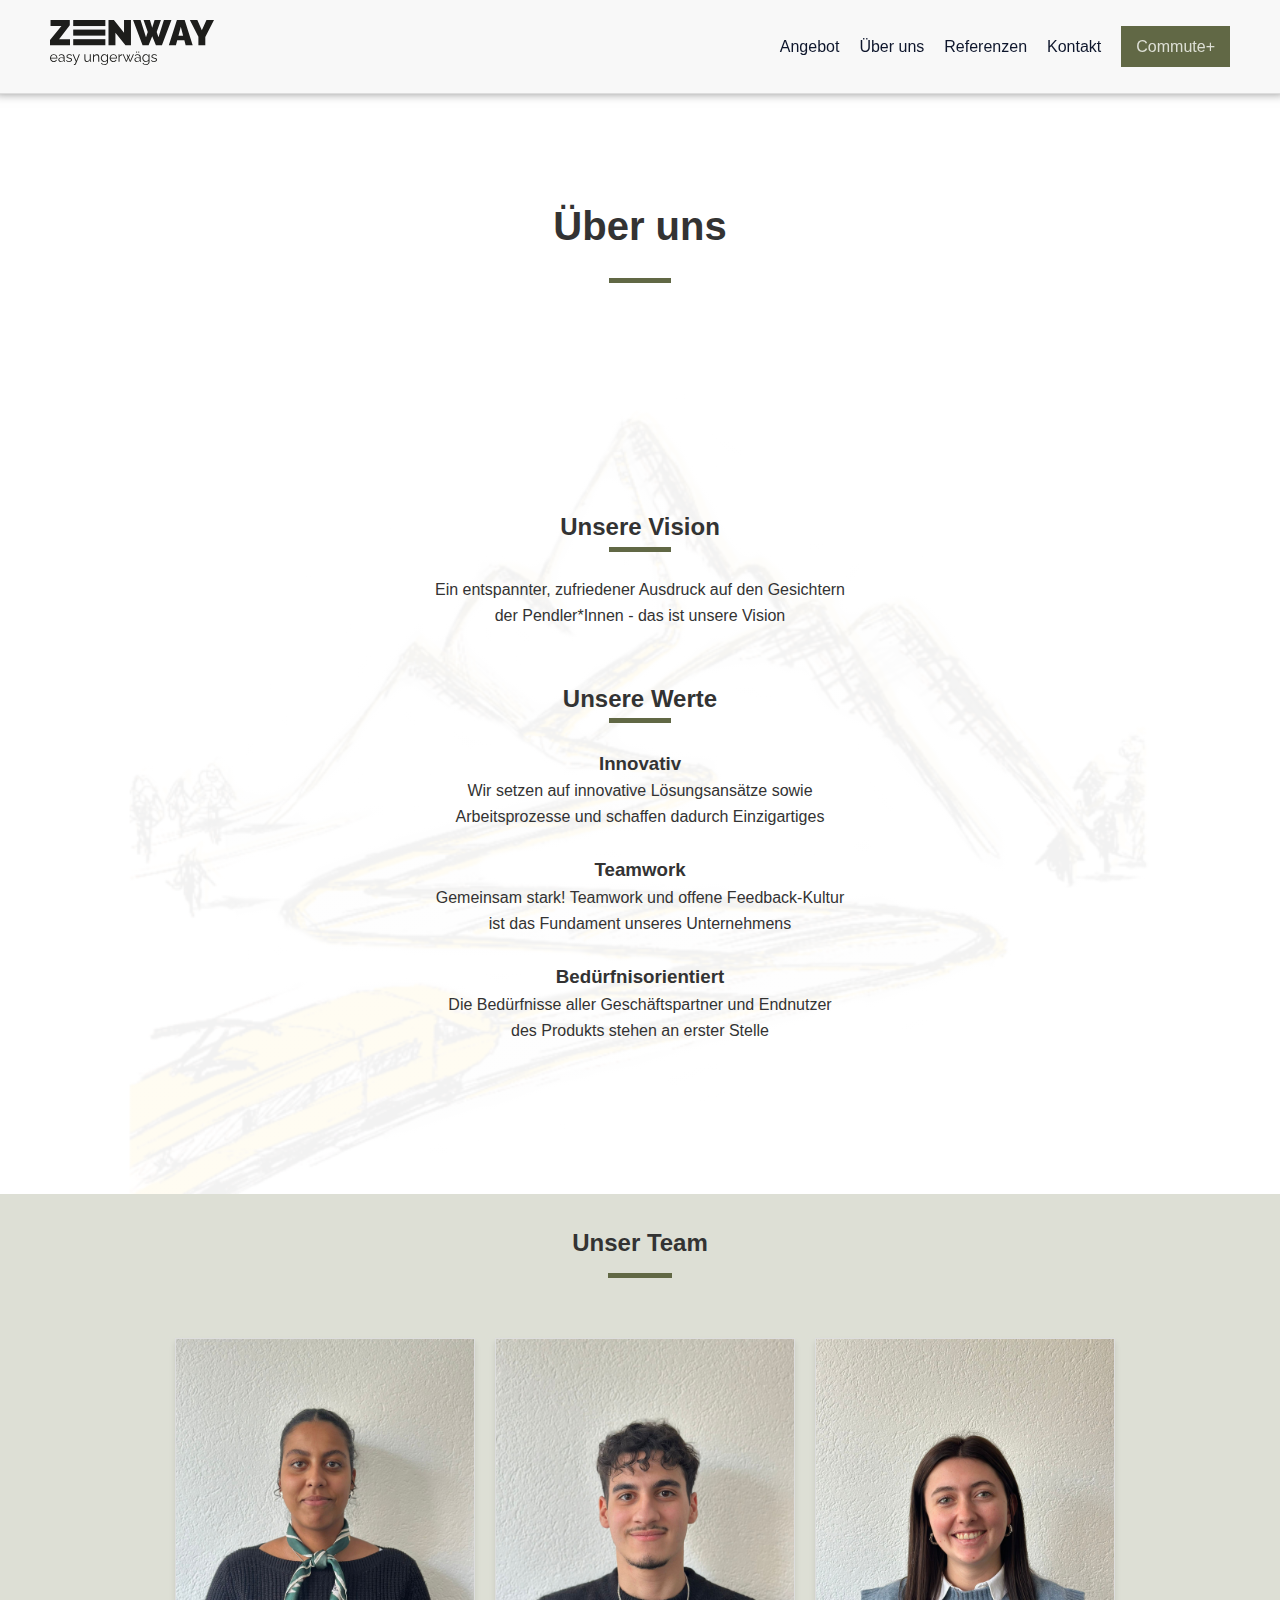
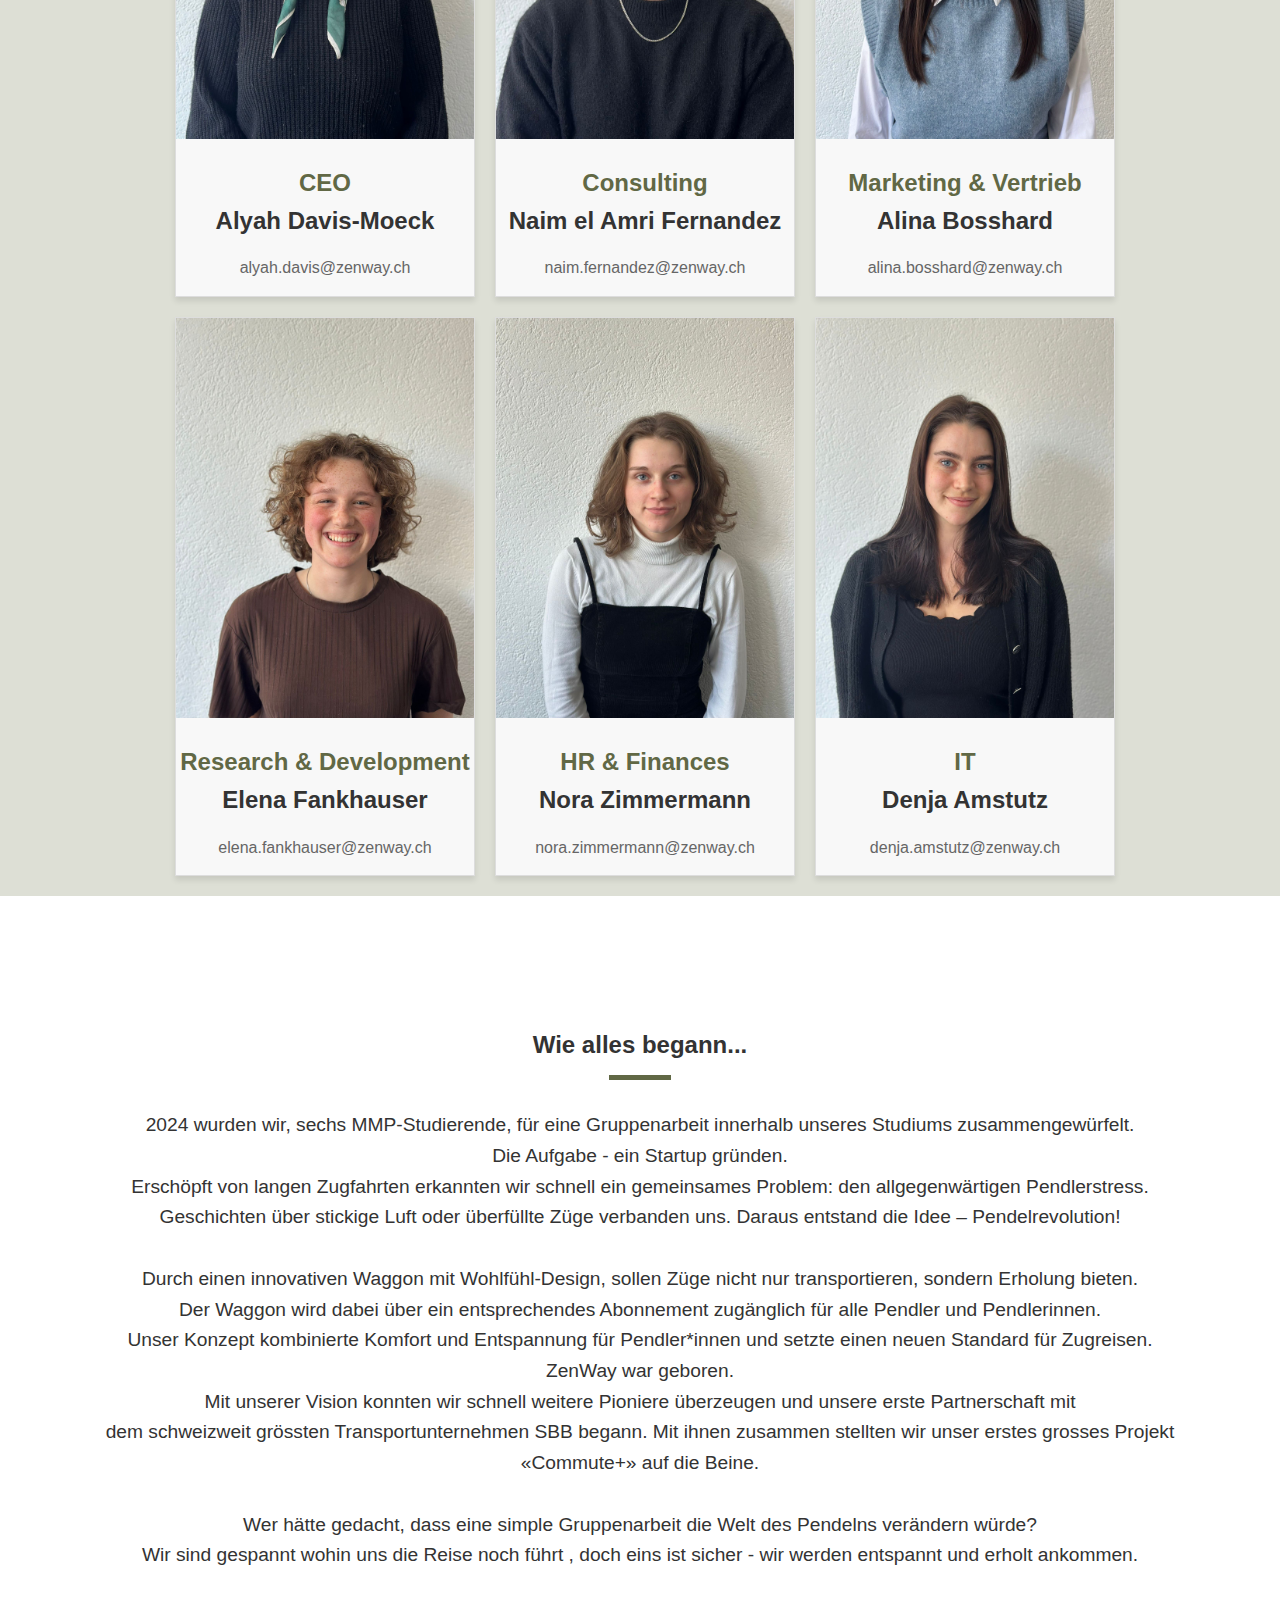
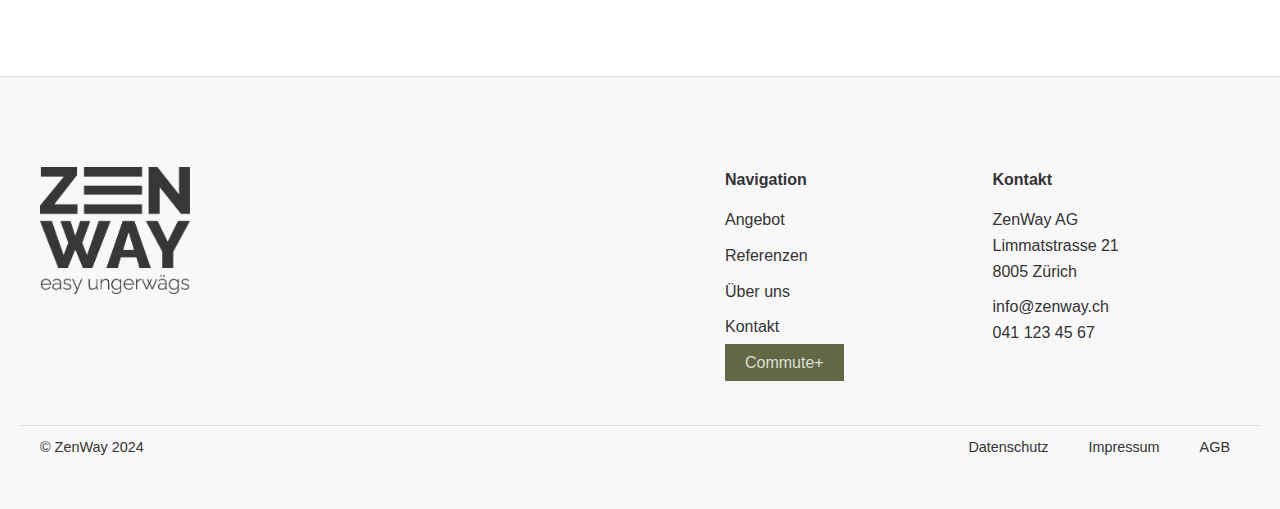
<file: pages/ueberuns.html>
<!DOCTYPE html>
<html lang="en">
  <head>
    <meta charset="UTF-8" />
    <meta name="viewport" content="width=device-width, initial-scale=1.0, maximum-scale=1.0" />
    <title>Über uns - ZenWay</title>
    <link rel="stylesheet" href="../styles/ueberuns.css" />
  </head>

  <body>
    <!-- Header Section -->
    <header>
      <a class="header-logo" href="../index.html">
        <img src="../img/Logo_website_zenway.svg" alt="ZenWay Logo" />
      </a>
      <!-- Checkbox for Hamburger Menu -->
      <input type="checkbox" id="nav-toggle" class="nav-toggle" />
      <label for="nav-toggle" class="hamburger">
        <span></span>
        <span></span>
        <span></span>
      </label>
      <!-- Navigation Links -->
      <ul class="navbar">
        <li><a href="angebot.html">Angebot</a></li>
        <li><a href="ueberuns.html">Über uns</a></li>
        <li><a href="referenzen.html">Referenzen</a></li>
        <li><a href="kontakt.html">Kontakt</a></li>
        <li class="cta-button"><a href="commute.html">Commute+</a></li>
      </ul>
    </header>

    <!-- Main Content -->
    <main>
      <section class="hero h1">
        <h1>Über uns</h1>
        <div class="block"></div>
      </section>

      <!-- Werte & Vision , Hero Section -->
      <section
        class="herofirst"
        class="hero h2"
        class="hero p"
        class="hero img"
      >
        <br />
        <h2>Unsere Vision</h2>
        <div class="block"></div>
        <br />
        <p>
          Ein entspannter, zufriedener Ausdruck auf den Gesichtern <br />
          der Pendler*Innen - das ist unsere Vision
        </p>
        <br />
        <br />

        <h2>Unsere Werte</h2>
        <div class="block"></div>
        <br />
        <h3>Innovativ</h3>
        <p>
          Wir setzen auf innovative Lösungsansätze sowie <br />
          Arbeitsprozesse und schaffen dadurch Einzigartiges
        </p>
        <br />
        <h3>Teamwork</h3>
        <p>
          Gemeinsam stark! Teamwork und offene Feedback-Kultur <br />
          ist das Fundament unseres Unternehmens
        </p>
        <br />
        <h3>Bedürfnisorientiert</h3>
        <p>
          Die Bedürfnisse aller Geschäftspartner und Endnutzer <br />
          des Produkts stehen an erster Stelle
        </p>
        <br />
        <br />
      </section>

      <!-- Team, Green Cards Section  -->
      <section class="text h2">
        <h2>Unser Team</h2>
        <div class="überblock"><div class="block"></div></div>
      </section>

      <!-- Cards Section -->
      <section class="cards">
        <div class="card">
          <img
            src="/img/aa WhatsApp Image 2024-11-11 at 15.46.17.jpeg"
            alt="Alyah"
          />
          <h2 style="color: #616845">CEO</h2>
          <h2>Alyah Davis-Moeck</h2>
          <p>alyah.davis@zenway.ch</p>
        </div>
        <div class="card">
          <img
            src="/img/WhatsApp Image 2024-11-11 at 15.46.15.jpeg"
            alt="Naim"
          />
          <h2 style="color: #616845">Consulting</h2>
          <h2>Naim el Amri Fernandez</h2>
          <p>naim.fernandez@zenway.ch</p>
        </div>
        <div class="card">
          <img
            src="/img/a WhatsApp Image 2024-11-11 at 15.46.16.jpeg"
            alt="Alina"
          />
          <h2 style="color: #616845">Marketing & Vertrieb</h2>
          <h2>Alina Bosshard</h2>
          <p>alina.bosshard@zenway.ch</p>
        </div>
        <div class="card">
          <img
            src="/img/WhatsApp Image 2024-11-11 at 15.46.16.jpeg"
            alt="Elena"
          />
          <h2 style="color: #616845">Research & Development</h2>
          <h2>Elena Fankhauser</h2>
          <p>elena.fankhauser@zenway.ch</p>
        </div>
        <div class="card">
          <img
            src="/img/WhatsApp Image 2024-11-11 at 15.46.17.jpeg"
            alt="Nora"
          />
          <h2 style="color: #616845">HR & Finances</h2>
          <h2>Nora Zimmermann</h2>
          <p>nora.zimmermann@zenway.ch</p>
        </div>
        <div class="card">
          <img
            src="/img/WhatsApp Image 2024-11-11 at 15.46.18.jpeg"
            alt="Denja"
          />
          <h2 style="color: #616845">IT</h2>
          <h2>Denja Amstutz</h2>
          <p>denja.amstutz@zenway.ch</p>
        </div>
      </section>

      <!-- Gründungsgeschichte, Hero Section  -->
      <section class="hero">
        <h2>Wie alles begann...</h2>
        <div class="block"></div>
        <br />
        <p>
          2024 wurden wir, sechs MMP-Studierende, für eine Gruppenarbeit
          innerhalb unseres Studiums zusammengewürfelt. <br />
          Die Aufgabe - ein Startup gründen. <br />
          Erschöpft von langen Zugfahrten erkannten wir schnell ein gemeinsames
          Problem: den allgegenwärtigen Pendlerstress. <br />
          Geschichten über stickige Luft oder überfüllte Züge verbanden uns.
          Daraus entstand die Idee – Pendelrevolution!
          <br />
          <br />
          Durch einen innovativen Waggon mit Wohlfühl-Design, sollen Züge nicht
          nur transportieren, sondern Erholung bieten. <br />
          Der Waggon wird dabei über ein entsprechendes Abonnement zugänglich
          für alle Pendler und Pendlerinnen. <br />
          Unser Konzept kombinierte Komfort und Entspannung für Pendler*innen
          und setzte einen neuen Standard für Zugreisen. <br />
          ZenWay war geboren.
          <br />
          Mit unserer Vision konnten wir schnell weitere Pioniere überzeugen und
          unsere erste Partnerschaft mit <br />
          dem schweizweit grössten Transportunternehmen SBB begann. Mit ihnen
          zusammen stellten wir unser erstes grosses Projekt «Commute+» auf die
          Beine.
          <br />
          <br />
          Wer hätte gedacht, dass eine simple Gruppenarbeit die Welt des
          Pendelns verändern würde?
          <br />
          Wir sind gespannt wohin uns die Reise noch führt , doch eins ist
          sicher - wir werden entspannt und erholt ankommen.
        </p>
      </section>
    </main>

    <!-- Footer -->
    <footer>
      <div class="footer-container">
        <a class="footer-logo" href="../index.html">
          <img src="../img/ZenWayLogo.png" alt="ZenWay Logo" />
        <a>
        <div class="footer-nav">
          <h3>Navigation</h3>
          <ul>
            <li><a href="angebot.html">Angebot</a></li>
            <li><a href="referenzen.html">Referenzen</a></li>
            <li><a href="ueberuns.html">Über uns</a></li>
            <li><a href="kontakt.html">Kontakt</a></li>
          </ul>
          <a href="commute.html" class="cta-button">Commute+</a>
        </div>
        <div class="footer-contact">
          <h3>Kontakt</h3>
          <p>
            ZenWay AG <br />
            Limmatstrasse 21 <br />
            8005 Zürich <br />
          </p>
          <p>
            <a href="mailto:info@zenway.ch">info@zenway.ch</a> <br />
            041 123 45 67
          </p>
        </div>
      </div>
      <div class="footer-bottom">
        <p>&copy; ZenWay 2024</p>
        <div class="footer-links">
          <a href="datenschutz.html">Datenschutz</a>
          <a href="impressum.html">Impressum</a>
          <a href="AGB.html">AGB</a>
        </div>
      </div>
    </footer>
  </body>
</html>
</file>
<file: styles.css>
/* General Reset */
* {
  margin: 0;
  padding: 0;
  box-sizing: border-box;
}

body {
  font-family: "Raleway", sans-serif;
  color: #0e162c;
  background-color: #f8f8f8;
  line-height: 1.6;
}

/* Header Styling */
header {
  display: flex;
  justify-content: space-between;
  align-items: center;
  padding: 20px 50px;
  background-color: #f9f9f9;
  border-bottom: 1px solid #ddd;
  position: sticky;
  z-index: 999;
  top: -10px;
  box-shadow: 0 -6px 10px 5px rgba(0, 0, 0, 0.5);
}

.header-logo img {
  height: 45px;
}

/* Navbar Styling */
.navbar {
  list-style: none;
  display: flex;
  justify-content: space-around;
  flex-wrap: wrap;
  gap: 20px;
}

.navbar li {
  display: flex;
  align-items: center;
}

.navbar li a {
  text-decoration: none;
  color: #0e162c;
}

.navbar li a:hover {
  color: #616845;
}

.navbar .cta-button {
  all: unset; /* Reset all parent and inherited styles */
  cursor: pointer; /* Change cursor to pointer */
}

/* Button Styling */
.navbar .cta-button a {
  display: inline-block;
  padding: 8px 15px;
  background-color: #616845; /* Initial background */
  color: #dddfd5; /* Initial text color */
  text-decoration: none; /* Remove underlines */
}

.navbar .cta-button a:hover {
  background-color: #dddfd5;
  color: #616845;
  transition: all 0.3s ease; /* Adds a cool & smooth transition :) */
}

/* Hamburger Menu - Hidden by Default */
.hamburger {
  display: none;
  flex-direction: column;
  justify-content: space-between;
  width: 30px;
  height: 20px;
  cursor: pointer;
  z-index: 1100;
}

.hamburger span {
  height: 3px;
  width: 100%;
  background-color: #0e162c;
  transition: all 0.3s ease-in-out;
}

/* Checkbox Hidden */
.nav-toggle {
  display: none;
}

/* Mobile Navigation */
@media screen and (max-width: 750px) {
  .hamburger {
    display: flex;
  }

  .navbar {
    position: fixed;
    top: 0;
    left: 0;
    width: 100%;
    height: 100%;
    background-color: #dddfd5;
    flex-direction: column;
    align-items: center;
    justify-content: center;
    visibility: visible; /* Ensure visibility */
    transform: translateX(100%);
    transition: transform 0.4s ease-in-out;
    z-index: 1000;
    gap: 30px;
  }

  .navbar a {
    font-size: 2rem;
  }

  /* Show Navigation When Checkbox is Checked */
  .nav-toggle:checked ~ .navbar {
    transform: translateX(0);
  }

  /* Hamburger Animation */
  .nav-toggle:checked + .hamburger span:nth-child(1) {
    transform: rotate(45deg) translateY(11px);
    background-color: #0e162c;
  }

  .nav-toggle:checked + .hamburger span:nth-child(2) {
    opacity: 0;
  }

  .nav-toggle:checked + .hamburger span:nth-child(3) {
    transform: rotate(-45deg) translateY(-12px);
    background-color: #0e162c;
  }
}

/* Hero Section */
.hero {
  text-align: center;
  padding: 80px 0px;
}

.hero-impressions {
  text-align: center;
  padding: 120px 20px 40px 20px;
}

.first-hero {
  text-align: center;
  padding: 100px 20px;
  background-image: linear-gradient(rgba(0, 0, 0, 0.5), rgba(0, 0, 0, 0.5)),
    url("img/header_home.jpg");
  background-position: center;
  background-repeat: no-repeat;
  background-size: cover;
  position: relative;
  min-height: 550px;
}
.first-hero h1 {
  font-size: 2.5rem;
  font-weight: bold;
  margin-top: 60px;
  color: #f8f8f8;
}

.first-hero p {
  font-size: 1.2rem;
  margin-bottom: 50px;
  margin-top: 25px;
  color: #f8f8f8;
}

.hero h1 {
  font-size: 2.5rem;
  font-weight: bold;
  margin-bottom: 20px;
  color: #666;
}

.hero p {
  font-size: 1.2rem;
  margin-bottom: 30px;
  color: #666;
}

.block {
  background-color: #616845;
  block-size: 5px;
  width: 5%;
  margin: 10px auto; /* Centers horizontally and adds top margin */
}

.block-home {
  background-color: #f8f8f8;
  block-size: 5px;
  width: 5%;
  margin: 10px auto; /* Centers horizontally and adds top margin */
}

/* Green Section */
.green-section {
  display: flex;
  flex-direction: row; /* Aligns text and image side by side */
  align-items: center;
  justify-content: space-between;
  background-color: #d8e2cc; /* Greenish background */
  padding: 20px;
  height: 600px; /* Full-screen height */
  box-sizing: border-box; /* Includes padding in dimensions */
}

/* Left Text Container */
.green-section .text-content {
  flex: 1; /* Takes up half the section width */
  padding: 20px;
  color: #0e162c; /* Text color */
}

.green-section .text-content h1 {
  font-size: 2rem; /* Title size */
  margin-bottom: 20px;
}

.green-section .text-content p {
  font-size: 1rem;
  line-height: 1.6;
  margin-bottom: 20px;
}

/* Right Image Container */
.green-section img {
  flex: 1; /* Takes up half the section width */
  width: 100%; /* Ensures responsiveness */
  height: 600px; /* Maintains aspect ratio */
}

/* CTA Button */
.cta-button {
  text-decoration: none;
  color: #dddfd5;
  background-color: #616845;
  padding: 10px 20px;
}

.cta-button:hover {
  color: #616845;
  background-color: #dddfd5;
  transition: all 0.3s ease; /* Adds a cool & smooth transition :) */
}

/* Cards Section */
.cards {
  display: flex;
  flex-wrap: wrap;
  justify-content: center;
  gap: 20px;
  padding: 40px 20px;
  background-color: #f8f8f8;
  box-sizing: border-box; /* Includes padding in dimensions */
}

.card {
  display: flex;
  flex-wrap: wrap;
  flex-direction: column;
  justify-content: space-between;
  border: 1px solid #dddfd5;
  overflow: hidden;
  width: 300px;
  text-align: center;
  box-shadow: 0 4px 6px rgba(0, 0, 0, 0.1);
  box-sizing: border-box; /* Includes padding in dimensions */
}

.card img {
  width: 100%;
  height: 200px;
  margin-bottom: 25px;
}

.card p {
  padding: 15px;
  font-size: 1rem;
  color: #666;
}

.card a {
  display: inline-block;
  margin: 10px auto 20px;
  padding: 10px 20px;
}

/* Quote section */
.zitat {
  background-color: #dddfd5;
  padding: 2em 1em;
  text-align: left;
  display: flex;
  flex-direction: column;
  align-items: center;
}
.zitat img {
  margin-top: 1em;
  border-radius: 50%;
  width: 400px;
  height: 300px;
}

/* Quote section */
.quote-container {
  display: flex;
  background-color: #dddfd5;
  flex-wrap: wrap;
  height: 300px;
  justify-content: center;
  align-items: center;
  box-sizing: border-box;
  margin-top: 150px;
}

.first-hero-quote {
  text-align: center;
  padding: 100px 20px;
  background-image: url(/img/quote-sign.png);
  background-position: left;
  background-repeat: no-repeat;
  background-size: 20%;
  position: absolute;
  min-height: 200px;
}

.second-hero-quote {
  text-align: center;
  padding: 100px 20px;
  background-image: url(/img/portrait.png);
  background-position: right;
  background-repeat: no-repeat;
  background-size: 30%;
  position: relative;
  min-height: 200px;
}

.quote-text h2 {
  display: flex;
  flex-wrap: wrap;
  font-size: 2rem;
  font-weight: bold;
  text-align: center;
  padding: 20px;
  color: #333; /* Text color */
  box-sizing: border-box; /* Includes padding in dimensions */
}

.quote-text p {
  display: flex;
  flex-wrap: wrap;
  font-size: 1.2rem;
  text-align: center;
  padding: 20px;
  color: #333; /* Text color */
  box-sizing: border-box; /* Includes padding in dimensions */
}

/* Footer */
footer {
  font-size: 1rem;
  padding: 40px 20px;
  border-top: 1px solid #ddd;
}

.footer-container {
  display: flex;
  justify-content: space-between;
  align-items: flex-start;
  flex-wrap: wrap;
  gap: 20px;
  max-width: 1500px;
  margin: 50px auto;
  padding: 0 20px;
}

.footer-logo {
  flex-grow: 2;
  text-align: left;
}

.footer-nav,
.footer-contact {
  flex: 1;
  text-align: left;
  min-width: 200px;
}

.footer-logo img {
  width: 150px;
}

.footer-nav h3,
.footer-contact h3 {
  font-size: 1rem;
  margin-bottom: 15px;
}

.footer-nav ul {
  list-style: none;
  padding: 0;
  margin: 0;
}

.footer-nav ul li {
  margin-bottom: 10px;
}

.footer-nav ul li a {
  text-decoration: none;
  color: #333;
}

.footer-nav ul li a:hover {
  color: #616845;
}

.footer-contact p {
  margin-bottom: 10px;
}

.footer-contact a {
  color: #333;
  text-decoration: none;
}

.footer-contact a:hover {
  color: #616845;
}

.footer-bottom {
  display: flex; /* Use Flexbox for layout */
  justify-content: space-between; /* Push <p> to the left and nav to the right */
  align-items: center; /* Align both vertically */
  padding: 10px 20px; /* Add some padding */
  border-top: 1px solid #ddd; /* Optional: Add a top border for separation */
  font-size: 0.9rem; /* Adjust font size as needed */
}

.footer-bottom p {
  margin: 0; /* Remove default margin from <p> */
}

.footer-links {
  display: flex; /* Use Flexbox for horizontal layout */
  gap: 20px; /* Add spacing between links */
}

.footer-links a {
  text-decoration: none;
  color: #333;
  margin: 0 10px;
}

.footer-links a:hover {
  color: #616845;
}

/* Bilder Commute+ */
.bilder-container {
  display: flex;
  flex-direction: column;
  align-items: center;
  max-width: 800px; /* Begrenzung der Gesamtbreite */
  margin: 0 auto;
}

.bilder-container img {
  display: block;
  width: 100%;
  height: auto;
}

.untere-bilder {
  display: flex;
  justify-content: space-between;
  gap: 10px; /* Abstand zwischen den Bildern */
  width: 100%;
}

.untere-bilder img {
  width: 49%; /* Zwei Bilder nebeneinander */
}

/*Image Gallery*/
.gallery {
  display: grid;
  grid-template-columns: repeat(auto-fit, minmax(150px, 1fr));
  gap: 10px;
  padding: 40px 20px;
}

.gallery img {
  width: 100%;
  height: auto;
}
</file>
<file: styles/kontakt.css>
/* General Reset */
* {
  margin: 0;
  padding: 0;
  box-sizing: border-box;
}

body {
  font-family: "Raleway", sans-serif;
  color: #333;
  background-color: #f8f8f8;
  line-height: 1.6;
}

/* Header Styling */
header {
  display: flex;
  justify-content: space-between;
  align-items: center;
  padding: 20px 50px;
  background-color: #f8f8f8;
  border-bottom: 1px solid #ddd;
  position: sticky;
  z-index: 999;
  top: -10px;
  box-shadow: 0 -6px 10px 5px rgba(0, 0, 0, 0.5);
}

.header-logo img {
  height: 45px;
}

/* Navbar Styling */
.navbar {
  list-style: none;
  display: flex;
  justify-content: space-around;
  flex-wrap: wrap;
  gap: 20px;
}

.navbar li {
  display: flex;
  align-items: center;
}

.navbar li a {
  text-decoration: none;
  color: #0e162c;
}

.navbar li a:hover {
  color: #616845;
}

.navbar .cta-button {
  all: unset; /* Reset all parent and inherited styles */
  cursor: pointer; /* Change cursor to pointer */
}

/* Button Styling */
.navbar .cta-button a {
  display: inline-block;
  padding: 8px 15px;
  background-color: #616845; /* Initial background */
  color: #dddfd5; /* Initial text color */
  text-decoration: none; /* Remove underlines */
}

.navbar .cta-button a:hover {
  background-color: #dddfd5;
  color: #616845;
  transition: all 0.3s ease; /* Adds a cool & smooth transition :) */
}

/* Hamburger Menu - Hidden by Default */
.hamburger {
  display: none;
  flex-direction: column;
  justify-content: space-between;
  width: 30px;
  height: 20px;
  cursor: pointer;
  z-index: 1100;
}

.hamburger span {
  height: 3px;
  width: 100%;
  background-color: #0e162c;
  transition: all 0.3s ease-in-out;
}

/* Checkbox Hidden */
.nav-toggle {
  display: none;
}

/* Mobile Navigation */
@media screen and (max-width: 750px) {
  .hamburger {
    display: flex;
  }

  .navbar {
    position: fixed;
    top: 0;
    left: 0;
    width: 100%;
    height: 100%;
    background-color: #dddfd5;
    flex-direction: column;
    align-items: center;
    justify-content: center;
    visibility: visible; /* Ensure visibility */
    transform: translateX(100%);
    transition: transform 0.4s ease-in-out;
    z-index: 1000;
    gap: 30px;
  }

  .navbar a {
    font-size: 2rem;
  }

  /* Show Navigation When Checkbox is Checked */
  .nav-toggle:checked ~ .navbar {
    transform: translateX(0);
  }

  /* Hamburger Animation */
  .nav-toggle:checked + .hamburger span:nth-child(1) {
    transform: rotate(45deg) translateY(11px);
    background-color: #0e162c;
  }

  .nav-toggle:checked + .hamburger span:nth-child(2) {
    opacity: 0;
  }

  .nav-toggle:checked + .hamburger span:nth-child(3) {
    transform: rotate(-45deg) translateY(-12px);
    background-color: #0e162c;
  }
}

/* Hero Section */
.hero {
  text-align: center;
  padding: 100px 0px 30px 0px;
  background-color: #f8f8f8;
}

.hero h1 {
  font-size: 2.5rem;
  font-weight: bold;
  margin-bottom: 20px;
  color: #333;
}

.hero p {
  font-size: 1.2rem;
  margin: 30px 0;
  padding: 0 5rem;
  color: #666;
}

.block {
  background-color: #616845;
  block-size: 5px;
  width: 5%;
  margin: 10px auto; /* Centers horizontally and adds top margin */
}

/* Green Section */
.green-section {
  display: flex;
  flex-direction: row; /* Aligns text and image side by side */
  align-items: center;
  justify-content: space-between;
  background-color: #d8e2cc; /* Greenish background */
  padding: 20px;
  height: 600px; /* Full-screen height */
  box-sizing: border-box; /* Includes padding in dimensions */
}

/* Left Text Container */
.green-section .text-content {
  flex: 1; /* Takes up half the section width */
  padding: 20px;
  color: #333; /* Text color */
}

.green-section .text-content h1 {
  font-size: 2rem; /* Title size */
  margin-bottom: 20px;
}

.green-section .text-content p {
  font-size: 1rem;
  line-height: 1.6;
  margin-bottom: 20px;
}

/* Right Image Container */
.green-section img {
  flex: 1; /* Takes up half the section width */
  width: 100%; /* Ensures responsiveness */
  height: 600px; /* Maintains aspect ratio */
}

/* CTA Button */
.cta-button {
  text-decoration: none;
  color: #dddfd5;
  background-color: #616845;
  padding: 10px 20px;
}

.cta-button:hover {
  color: #616845;
  background-color: #dddfd5;
  transition: all 0.3s ease; /* Adds a cool & smooth transition :) */
}

/* Cards Section */
.cards {
  display: flex;
  justify-content: center;
  gap: 20px;
  padding: 40px 20px;
  background-color: #f8f8f8;
}

.card {
  display: flex;
  flex-direction: column;
  justify-content: space-between;
  background-color: #fff;
  border: 1px solid #ddd;
  overflow: hidden;
  width: 300px;
  text-align: center;
  box-shadow: 0 4px 6px rgba(0, 0, 0, 0.1);
}

.card img {
  width: 100%;
  height: 200px;
}

.card p {
  padding: 15px;
  font-size: 1rem;
  color: #666;
}

.card a {
  display: inline-block;
  margin: 10px auto 20px;
  padding: 10px 20px;
}

/* Contact Form */
.contact-form {
  background-color: #dddfd5;
  padding: 40px 20px;
  border: 1px solid #ddd;
  max-width: 600px;
  margin: 50px auto;
}

.contact-form h2 {
  font-size: 2rem;
  margin-bottom: 20px;
  color: #333;
  text-align: left;
}

.contact-form label {
  display: block;
  font-size: 1rem;
  margin-bottom: 10px;
  color: #333;
}

.contact-form input,
.contact-form textarea {
  width: 100%;
  padding: 10px;
  margin-bottom: 20px;
  border: 1px solid #ddd;
  font-size: 1rem;
  font-family: "Raleway", sans-serif;
  color: #333;
}

.contact-form input:focus,
.contact-form textarea:focus {
  border-color: #88be85;
  outline: none;
}

.contact-form button {
  display: block;
  width: 100%;
  padding: 10px;
  text-decoration: none;
  color: #dddfd5;
  background-color: #616845;
  border: none;
  font-size: 1rem;
  cursor: alias;
}

.contact-form button:hover {
  color: #616845;
  background-color: #b8bea2;
  transition: all 0.3s ease; /* Adds a cool & smooth transition :) */
}

/* Footer */
footer {
  font-size: 1rem;
  padding: 40px 20px;
  border-top: 1px solid #ddd;
}

.footer-container {
  display: flex;
  justify-content: space-between;
  align-items: flex-start;
  flex-wrap: wrap;
  gap: 20px;
  max-width: 1500px;
  margin: 50px auto;
  padding: 0 20px;
}

.footer-logo {
  flex-grow: 2;
  text-align: left;
}

.footer-nav,
.footer-contact {
  flex: 1;
  text-align: left;
  min-width: 200px;
}

.footer-logo img {
  width: 150px;
}

.footer-nav h3,
.footer-contact h3 {
  font-size: 1rem;
  margin-bottom: 15px;
}

.footer-nav ul {
  list-style: none;
  padding: 0;
  margin: 0;
}

.footer-nav ul li {
  margin-bottom: 10px;
}

.footer-nav ul li a {
  text-decoration: none;
  color: #333;
}

.footer-nav ul li a:hover {
  color: #616845;
}

.footer-contact p {
  margin-bottom: 10px;
}

.footer-contact a {
  color: #333;
  text-decoration: none;
}

.footer-contact a:hover {
  color: #616845;
}

.footer-bottom {
  display: flex; /* Use Flexbox for layout */
  justify-content: space-between; /* Push <p> to the left and nav to the right */
  align-items: center; /* Align both vertically */
  padding: 10px 20px; /* Add some padding */
  border-top: 1px solid #ddd; /* Optional: Add a top border for separation */
  font-size: 0.9rem; /* Adjust font size as needed */
}

.footer-bottom p {
  margin: 0; /* Remove default margin from <p> */
}

.footer-links {
  display: flex; /* Use Flexbox for horizontal layout */
  gap: 20px; /* Add spacing between links */
}

.footer-links a {
  text-decoration: none;
  color: #333;
  margin: 0 10px;
}

.footer-links a:hover {
  color: #616845;
}
</file>
<file: styles/angebot.css>
/* General Reset */
* {
  margin: 0;
  padding: 0;
  box-sizing: border-box;
}

body {
  font-family: "Raleway", sans-serif;
  color: #333;
  background-color: #f8f8f8;
  line-height: 1.6;
}

/* Header Styling */
header {
  display: flex;
  justify-content: space-between;
  align-items: center;
  padding: 20px 50px;
  background-color: #f8f8f8;
  border-bottom: 1px solid #ddd;
  position: sticky;
  z-index: 999;
  top: -10px;
  box-shadow: 0 -6px 10px 5px rgba(0, 0, 0, 0.5);
}

.header-logo img {
  height: 45px;
}

/* Navbar Styling */
.navbar {
  list-style: none;
  display: flex;
  justify-content: space-around;
  flex-wrap: wrap;
  gap: 20px;
}

.navbar li {
  display: flex;
  align-items: center;
}

.navbar li a {
  text-decoration: none;
  color: #0e162c;
}

.navbar li a:hover {
  color: #616845;
}

.navbar .cta-button {
  all: unset; /* Reset all parent and inherited styles */
  cursor: pointer; /* Change cursor to pointer */
}

/* Button Styling */
.navbar .cta-button a {
  display: inline-block;
  padding: 8px 15px;
  background-color: #616845; /* Initial background */
  color: #dddfd5; /* Initial text color */
  text-decoration: none; /* Remove underlines */
}

.navbar .cta-button a:hover {
  background-color: #dddfd5;
  color: #616845;
  transition: all 0.3s ease; /* Adds a cool & smooth transition :) */
}

/* Hamburger Menu - Hidden by Default */
.hamburger {
  display: none;
  flex-direction: column;
  justify-content: space-between;
  width: 30px;
  height: 20px;
  cursor: pointer;
  z-index: 1100;
}

.hamburger span {
  height: 3px;
  width: 100%;
  background-color: #0e162c;
  transition: all 0.3s ease-in-out;
}

/* Checkbox Hidden */
.nav-toggle {
  display: none;
}

/* Mobile Navigation */
@media screen and (max-width: 750px) {
  .hamburger {
    display: flex;
  }

  .navbar {
    position: fixed;
    top: 0;
    left: 0;
    width: 100%;
    height: 100%;
    background-color: #dddfd5;
    flex-direction: column;
    align-items: center;
    justify-content: center;
    visibility: visible; /* Ensure visibility */
    transform: translateX(100%);
    transition: transform 0.4s ease-in-out;
    z-index: 1000;
    gap: 30px;
  }

  .navbar a {
    font-size: 2rem;
  }

  /* Show Navigation When Checkbox is Checked */
  .nav-toggle:checked ~ .navbar {
    transform: translateX(0);
  }

  /* Hamburger Animation */
  .nav-toggle:checked + .hamburger span:nth-child(1) {
    transform: rotate(45deg) translateY(11px);
    background-color: #0e162c;
  }

  .nav-toggle:checked + .hamburger span:nth-child(2) {
    opacity: 0;
  }

  .nav-toggle:checked + .hamburger span:nth-child(3) {
    transform: rotate(-45deg) translateY(-12px);
    background-color: #0e162c;
  }
}

/* BlockSection */

.block {
  background-color: #616845;
  block-size: 5px;
  width: 5%;
  margin: 0 auto; /* Centers horizontally and adds top margin */
}

/* CTA Button */
.cta-button {
  text-decoration: none;
  color: #dddfd5;
  background-color: #616845;
  padding: 10px 20px;
}

.cta-button:hover {
  color: #616845;
  background-color: #dddfd5;
  transition: all 0.3s ease; /* Adds a cool & smooth transition :) */
}

/* angebot.html */

.whole_grid {
  display: grid;
  box-sizing: border-box;
  grid-template-columns: repeat(3, 1fr);
  grid-template-rows: auto;
}

.whole_grid h1 {
  font-size: 2.5rem;
  font-weight: bold;
  margin-bottom: 20px;
  color: #333;
}

.white_space {
  text-align: center;
  padding: 100px 0px;
  grid-row: 1;
  grid-column: span 3;
}

.design_text, .beratung_text, .umsetzung_text, .abonnement_text {
  display: flex;
  flex-direction: column;
  justify-content: center;
  align-items: center;
  text-align: center;
  padding: 60px;
  background-color: #dddfd5;
}

.design_img img,
.umsetzung_img img,
.beratung_img img,
.abonnement_img img {
  width: 100%;
  height: 100%;
  object-fit: cover; /* skaliert Bild,um den Bereich zu füllen */
}

.white_space_1, .white_space_2, .white_space_3 {
  margin: 30px;
  padding: 30px;
  grid-column: span 3;
}

.design_text {
  grid-column: span 2;
  grid-row: 2;
}

/*.design_img {
  grid-column: 3;
  grid-row: 2;
} --> grid erkennt Position von selbst*/

.beratung_img {
  grid-column: 1;
  grid-row: 4;
}

.beratung_text {
  grid-row: 4;
  grid-column: span 2;
}

.umsetzung_text {
  grid-column: span 2;
  grid-row: 6;
}

/*.umsetzung_img {
  grid-column: 3;
  grid-row: 6;
} --> grid erkennt Position von selbst*/

.abonnement_img {
  grid-column: 1;
  grid-row: 8;
}

.abonnement_text {
  grid-column: span 2;
  grid-row: 8;
}

/* Footer */
footer {
  font-size: 1rem;
  padding: 40px 20px;
  border-top: 1px solid #ddd;
}

.footer-container {
  display: flex;
  justify-content: space-between;
  align-items: flex-start;
  flex-wrap: wrap;
  gap: 20px;
  max-width: 1500px;
  margin: 50px auto;
  padding: 0 20px;
}

.footer-logo {
  flex-grow: 2;
  text-align: left;
}

.footer-nav,
.footer-contact {
  flex: 1;
  text-align: left;
  min-width: 200px;
}

.footer-logo img {
  width: 150px;
}

.footer-nav h3,
.footer-contact h3 {
  font-size: 1rem;
  margin-bottom: 15px;
}

.footer-nav ul {
  list-style: none;
  padding: 0;
  margin: 0;
}

.footer-nav ul li {
  margin-bottom: 10px;
}

.footer-nav ul li a {
  text-decoration: none;
  color: #333;
}

.footer-nav ul li a:hover {
  color: #616845;
}

.footer-contact p {
  margin-bottom: 10px;
}

.footer-contact a {
  color: #333;
  text-decoration: none;
}

.footer-contact a:hover {
  color: #616845;
}

.footer-bottom {
  display: flex; /* Use Flexbox for layout */
  justify-content: space-between; /* Push <p> to the left and nav to the right */
  align-items: center; /* Align both vertically */
  padding: 10px 20px; /* Add some padding */
  border-top: 1px solid #ddd; /* Optional: Add a top border for separation */
  font-size: 0.9rem; /* Adjust font size as needed */
}

.footer-bottom p {
  margin: 0; /* Remove default margin from <p> */
}

.footer-links {
  display: flex; /* Use Flexbox for horizontal layout */
  gap: 20px; /* Add spacing between links */
}

.footer-links a {
  text-decoration: none;
  color: #333;
  margin: 0 10px;
}

.footer-links a:hover {
  color: #616845;
}

@media (max-width: 1024px) {
  .whole_grid {
    grid-template-columns: repeat(2, 1fr);
  }

  .design_text {
    grid-row: 3;
    grid-column: 1;
  }

  .design_img {
    grid-row: 3;
    grid-column: 2;
  }

  .white_space_1 {
    grid-row: 4;
    grid-column: span 2;
  }

  .beratung_text {
    grid-row: 5;
    grid-column: 2;
  }

  .beratung_img {
    grid-row: 5;
    grid-column: 1;
  }

  .white_space_2 {
    grid-row: 6;
    grid-column: span 2;
  }

  .umsetzung_text {
    grid-row: 7;
    grid-column: 1;
  }

  .umsetzung_img {
    grid-row: 7;
    grid-column: 2;
  }

  .white_space_3 {
    grid-row: 8;
    grid-column: span 2;
  }

  .abonnement_text {
    grid-row: 10;
    grid-column: 2;
  }

  .abonnement_img {
    grid-row: 10;
    grid-column: 1;
  }
}

@media (max-width: 768px) {
  .whole_grid {
    grid-template-columns: 1fr;
  }

  .whole_grid > * {
    grid-column: 1;
  }

  .design_text {
    grid-row: 2;
  }

  .design_img {
    grid-row: 3;
  }

  .white_space_1 {
    grid-row: 4;
  }

  .beratung_text {
    grid-row: 5;
  }

  .beratung_img {
    grid-row: 6;
  }

  .white_space_2 {
    grid-row: 7;
  }

  .umsetzung_text {
    grid-row: 8;
  }

  .umsetzung_img {
    grid-row: 9;
  }

  .white_space_3 {
    grid-row: 10;
  }

  .abonnement_text {
    grid-row: 11;
  }

  .abonnement_img {
    grid-row: 12;
  }
}
</file>
<file: styles/commute.css>
/* General Reset */
* {
  margin: 0;
  padding: 0;
  box-sizing: border-box;
}

body {
  font-family: "Raleway", sans-serif;
  color: #333;
  background-color: #f8f8f8;
  line-height: 1.6;
}

/* Header Styling */
header {
  display: flex;
  justify-content: space-between;
  align-items: center;
  padding: 20px 50px;
  background-color: #f8f8f8;
  border-bottom: 1px solid #ddd;
  position: sticky;
  z-index: 999;
  top: -10px;
  box-shadow: 0 -6px 10px 5px rgba(0, 0, 0, 0.5);
}

.header-logo img {
  height: 45px;
}

/* Navbar Styling */
.navbar {
  list-style: none;
  display: flex;
  justify-content: space-around;
  flex-wrap: wrap;
  gap: 20px;
}

.navbar li {
  display: flex;
  align-items: center;
}

.navbar li a {
  text-decoration: none;
  color: #0e162c;
}

.navbar li a:hover {
  color: #616845;
}

.navbar .cta-button {
  all: unset; /* Reset all parent and inherited styles */
  cursor: pointer; /* Change cursor to pointer */
}

/* Button Styling */
.navbar .cta-button a {
  display: inline-block;
  padding: 8px 15px;
  background-color: #616845; /* Initial background */
  color: #dddfd5; /* Initial text color */
  text-decoration: none; /* Remove underlines */
}

.navbar .cta-button a:hover {
  background-color: #dddfd5;
  color: #616845;
  transition: all 0.3s ease; /* Adds a cool & smooth transition :) */
}

/* Hamburger Menu - Hidden by Default */
.hamburger {
  display: none;
  flex-direction: column;
  justify-content: space-between;
  width: 30px;
  height: 20px;
  cursor: pointer;
  z-index: 1100;
}

.hamburger span {
  height: 3px;
  width: 100%;
  background-color: #0e162c;
  transition: all 0.3s ease-in-out;
}

/* Checkbox Hidden */
.nav-toggle {
  display: none;
}

/* Mobile Navigation */
@media screen and (max-width: 750px) {
  .hamburger {
    display: flex;
  }

  .navbar {
    position: fixed;
    top: 0;
    left: 0;
    width: 100%;
    height: 100%;
    background-color: #dddfd5;
    flex-direction: column;
    align-items: center;
    justify-content: center;
    visibility: visible; /* Ensure visibility */
    transform: translateX(100%);
    transition: transform 0.4s ease-in-out;
    z-index: 1000;
    gap: 30px;
  }

  .navbar a {
    font-size: 2rem;
  }

  /* Show Navigation When Checkbox is Checked */
  .nav-toggle:checked ~ .navbar {
    transform: translateX(0);
  }

  /* Hamburger Animation */
  .nav-toggle:checked + .hamburger span:nth-child(1) {
    transform: rotate(45deg) translateY(11px);
    background-color: #0e162c;
  }

  .nav-toggle:checked + .hamburger span:nth-child(2) {
    opacity: 0;
  }

  .nav-toggle:checked + .hamburger span:nth-child(3) {
    transform: rotate(-45deg) translateY(-12px);
    background-color: #0e162c;
  }
}

/* Hero Section */
.hero {
  text-align: center;
  padding: 100px 20px;
  background-color: #f8f8f8;
}

.hero h1 {
  font-size: 2.5rem;
  font-weight: bold;
  margin-bottom: 20px;
  color: #333;
}

.hero p {
  font-size: 1.2rem;
  margin-bottom: 30px;
  color: #666;
}

.block {
  background-color: #616845;
  block-size: 5px;
  width: 5%;
  margin: 20px auto; /* Centers horizontally and adds top margin */
}

/* CTA Button */
.cta-button {
  text-decoration: none;
  color: #dddfd5;
  background-color: #616845;
  padding: 10px 20px;
}

.cta-button:hover {
  color: #616845;
  background-color: #dddfd5;
  transition: all 0.3s ease; /* Adds a cool & smooth transition :) */
}

/* Green Section */
.green-section {
  display: flex;
  flex-direction: row; /* Aligns text and image side by side */
  text-align: center;
  justify-content: space-between;
  background-color: #dddfd5; /* Greenish background */
  padding: 20px;
  box-sizing: border-box; /* Includes padding in dimensions */
}

/* Left Text Container */
.green-section .text-content {
  flex: 1 1 100%; /* nimmt volle Breite ein */
  padding: 20px;
  color: #333; /* Text color */
}

.green-section .text-content h1 {
  font-size: 2rem; /* Title size */
  margin-bottom: 20px;
  font-weight: bold;
  margin-bottom: 20px;
}

.green-section .text-content p {
  font-size: 1.2rem;
  line-height: 1.6;
  margin-bottom: 20px;
}

/* Äusserer Container, um alles zu zentrieren */
.outer-container {
  display: flex;
  justify-content: center; /* Zentriert horizontal */
  align-items: center; /* Zentriert vertikal */
  width: 100%;
  height: 100%; /* Nimmt die gesamte Höhe des Viewports ein */
}

/* Innerer Container */
.container {
  display: flex;
  flex-direction: column; /* Bilder übereinander anordnen */
  align-items: center; /* Inhalt horizontal zentrieren */
  width: 100%; /* Container passt sich an die Bilder an */
  margin-top: 50px;
  margin-bottom: 50px;
}

/* Oberes Bild */
.top-image {
  max-width: 800px; /* Beispielbreite für das obere Bild */
  width: 100%;
  height: auto; /* Seitenverhältnis bleibt erhalten */
  margin-bottom: 10px; /* Abstand zum unteren Bereich */
}

/* Untere Bilder */
.bottom-images {
  display: flex; /* Ordnet die unteren Bilder nebeneinander an */
  justify-content: center; /* Zentriert den gesamten unteren Bereich */
  width: 100%;
  max-width: 800px;
  gap: 10px; /* Abstand zwischen den Bildern */
}

.bottom-image {
  width: 49%;
  max-width: 400px; /* Jedes untere Bild hat die halbe Breite des oberen Bildes */
  height: auto; /* Seitenverhältnis bleibt erhalten */
}

/* Grundlegendes Styling für die Liste */
.meine-liste {
  list-style-type: disc; /* Punkt als Auflistungszeichen */
  list-style-position: inside;
  padding-left: 0px; /* Abstand vom linken Rand */
  font-family: "Raleway", sans-serif; /* Schriftart */
  font-size: 1.2rem; /* Schriftgröße */
  line-height: 1.5; /* Zeilenhöhe */
  color: #333;
  align-items: center;
}

/* Styling der Listenelemente */
.meine-liste li {
  margin-bottom: 10px; /* Abstand zwischen den Listenelementen */
}

/* Bilder Commute+ */
.bilder-container {
  display: flex;
  flex-direction: column;
  align-items: center;
  max-width: 800px; /* Begrenzung der Gesamtbreite */
  margin: 0 auto;
}

.bilder-container img {
  display: block;
  width: 100%;
  height: auto;
}

.untere-bilder {
  display: flex;
  justify-content: space-between;
  gap: 10px; /* Abstand zwischen den Bildern */
  width: 100%;
}

.untere-bilder img {
  width: 49%; /* Zwei Bilder nebeneinander */
}

/*Image Gallery*/
.gallery {
  display: grid;
  grid-template-columns: repeat(auto-fit, minmax(150px, 1fr));
  gap: 10px;
  padding: 40px 20px;
}

.gallery img {
  width: 100%;
  height: auto;
}

/* Green Section */
.green {
  background-color: #d8e2cc;
  padding: 20px 20px;
}

/* Quote Section */
.quote-container {
  display: flex;
  flex-wrap: wrap;
  height: 400px;
  justify-content: center;
  align-items: center;
  box-sizing: border-box; /* Includes padding in dimensions */
}

.first-hero {
  text-align: center;
  padding: 100px 20px;
  background-image: url(/img/quote.png);
  background-position: left;
  background-repeat: no-repeat;
  background-size: 30%;
  position: relative;
  min-height: 200px;
}

.second-hero {
  text-align: center;
  padding: 100px 20px;
  background-image: url(/img/portrait.png);
  background-position: right;
  background-repeat: no-repeat;
  background-size: 30%;
  position: relative;
  min-height: 200px;
}

.quote-text h2 {
  display: flex;
  flex-wrap: wrap;
  font-size: 2rem;
  font-weight: bold;
  text-align: center;
  padding: 20px;
  color: #333; /* Text color */
  box-sizing: border-box; /* Includes padding in dimensions */
}

.quote-text p {
  display: flex;
  flex-wrap: wrap;
  font-size: 1.2rem;
  text-align: center;
  padding: 20px;
  color: #333; /* Text color */
  box-sizing: border-box; /* Includes padding in dimensions */
}

/* Footer */
footer {
  font-size: 1rem;
  padding: 40px 20px;
  border-top: 1px solid #ddd;
}

.footer-container {
  display: flex;
  justify-content: space-between;
  align-items: flex-start;
  flex-wrap: wrap;
  gap: 20px;
  max-width: 1500px;
  margin: 50px auto;
  padding: 0 20px;
}

.footer-logo {
  flex-grow: 2;
  text-align: left;
}

.footer-nav,
.footer-contact {
  flex: 1;
  text-align: left;
  min-width: 200px;
}

.footer-logo img {
  width: 150px;
}

.footer-nav h3,
.footer-contact h3 {
  font-size: 1rem;
  margin-bottom: 15px;
}

.footer-nav ul {
  list-style: none;
  padding: 0;
  margin: 0;
}

.footer-nav ul li {
  margin-bottom: 10px;
}

.footer-nav ul li a {
  text-decoration: none;
  color: #333;
}

.footer-nav ul li a:hover {
  color: #616845;
}

.footer-contact p {
  margin-bottom: 10px;
}

.footer-contact a {
  color: #333;
  text-decoration: none;
}

.footer-contact a:hover {
  color: #616845;
}

.footer-bottom {
  display: flex; /* Use Flexbox for layout */
  justify-content: space-between; /* Push <p> to the left and nav to the right */
  align-items: center; /* Align both vertically */
  padding: 10px 20px; /* Add some padding */
  border-top: 1px solid #ddd; /* Optional: Add a top border for separation */
  font-size: 0.9rem; /* Adjust font size as needed */
}

.footer-bottom p {
  margin: 0; /* Remove default margin from <p> */
}

.footer-links {
  display: flex; /* Use Flexbox for horizontal layout */
  gap: 20px; /* Add spacing between links */
}

.footer-links a {
  text-decoration: none;
  color: #333;
  margin: 0 10px;
}

.footer-links a:hover {
  color: #616845;
}
</file>
<file: styles/referenzen.css>
/* General Reset */
* {
  margin: 0;
  padding: 0;
  box-sizing: border-box;
}

body {
  font-family: "Raleway", sans-serif;
  color: #333;
  background-color: #f8f8f8;
  line-height: 1.6;
}
/* Header Styling */
header {
  display: flex;
  justify-content: space-between;
  align-items: center;
  padding: 20px 50px;
  background-color: #f8f8f8;
  border-bottom: 1px solid #ddd;
  position: sticky;
  z-index: 999;
  top: -10px;
  box-shadow: 0 -6px 10px 5px rgba(0, 0, 0, 0.5);
}

.header-logo img {
  height: 45px;
}

/* Navbar Styling */
.navbar {
  list-style: none;
  display: flex;
  justify-content: space-around;
  flex-wrap: wrap;
  gap: 20px;
}

.navbar li {
  display: flex;
  align-items: center;
}

.navbar li a {
  text-decoration: none;
  color: #0e162c;
}

.navbar li a:hover {
  color: #616845;
}

.navbar .cta-button {
  all: unset; /* Reset all parent and inherited styles */
  cursor: pointer; /* Change cursor to pointer */
}

/* Button Styling */
.navbar .cta-button a {
  display: inline-block;
  padding: 8px 15px;
  background-color: #616845; /* Initial background */
  color: #dddfd5; /* Initial text color */
  text-decoration: none; /* Remove underlines */
}

.navbar .cta-button a:hover {
  background-color: #dddfd5;
  color: #616845;
  transition: all 0.3s ease; /* Adds a cool & smooth transition :) */
}

/* Hamburger Menu - Hidden by Default */
.hamburger {
  display: none;
  flex-direction: column;
  justify-content: space-between;
  width: 30px;
  height: 20px;
  cursor: pointer;
  z-index: 1100;
}

.hamburger span {
  height: 3px;
  width: 100%;
  background-color: #0e162c;
  transition: all 0.3s ease-in-out;
}

/* Checkbox Hidden */
.nav-toggle {
  display: none;
}

/* Mobile Navigation */
@media screen and (max-width: 750px) {
  .hamburger {
    display: flex;
  }

  .navbar {
    position: fixed;
    top: 0;
    left: 0;
    width: 100%;
    height: 100%;
    background-color: #dddfd5;
    flex-direction: column;
    align-items: center;
    justify-content: center;
    visibility: visible; /* Ensure visibility */
    transform: translateX(100%);
    transition: transform 0.4s ease-in-out;
    z-index: 1000;
    gap: 30px;
  }

  .navbar a {
    font-size: 2rem;
  }

  /* Show Navigation When Checkbox is Checked */
  .nav-toggle:checked ~ .navbar {
    transform: translateX(0);
  }

  /* Hamburger Animation */
  .nav-toggle:checked + .hamburger span:nth-child(1) {
    transform: rotate(45deg) translateY(11px);
    background-color: #0e162c;
  }

  .nav-toggle:checked + .hamburger span:nth-child(2) {
    opacity: 0;
  }

  .nav-toggle:checked + .hamburger span:nth-child(3) {
    transform: rotate(-45deg) translateY(-12px);
    background-color: #0e162c;
  }
}

/* Hero Section */
.hero {
  text-align: center;
  padding: 100px 20px;
  background-color: #ffffff;
}

.hero h1 {
  font-size: 2.5rem;
  font-weight: bold;
  margin-bottom: 20px;
  color: #333;
}

.hero p {
  font-size: 1.2rem;
  margin: 30px 0;
  color: #666;
}

.block {
  background-color: #616845;
  block-size: 5px;
  width: 5%;
  margin: 0 auto; /* Centers horizontally and adds top margin */
}

/* Quote Section */
.quote-section {
  display: flex;
  flex-wrap: wrap;
  align-items: center;
  justify-content: center;
  padding: 20px;
  box-sizing: border-box; /* Includes padding in dimensions */
}

/* Quote Section */
.quote-container {
  display: flex;
  flex-wrap: wrap;
  height: 400px;
  justify-content: center;
  align-items: center;
  box-sizing: border-box; /* Includes padding in dimensions */
}

.first-hero {
  text-align: center;
  padding: 100px 20px;
  background-image: url(/img/quote.png);
  background-position: left;
  background-repeat: no-repeat;
  background-size: 30%;
  position: relative;
  min-height: 200px;
}

.quote-text h2 {
  display: flex;
  flex-wrap: wrap;
  font-size: 2rem;
  font-weight: bold;
  text-align: center;
  padding: 20px;
  color: #333; /* Text color */
  box-sizing: border-box; /* Includes padding in dimensions */
}

.quote-text p {
  display: flex;
  flex-wrap: wrap;
  font-size: 1.2rem;
  text-align: center;
  padding: 20px;
  color: #333; /* Text color */
  box-sizing: border-box; /* Includes padding in dimensions */
}

/* Green Section */
.green {
  background-color: #dddfd5;
  padding: 20px 20px;
}

/* CTA Button */
.cta-button {
  text-decoration: none;
  color: #dddfd5;
  background-color: #616845;
  padding: 10px 20px;
}

.cta-button:hover {
  color: #616845;
  background-color: #dddfd5;
  transition: all 0.3s ease; /* Adds a cool & smooth transition :) */
}

/* Cards Section */
.cards {
  display: flex;
  flex-wrap: wrap;
  justify-content: center;
  gap: 20px;
  padding: 60px 20px;
  background-color: #dddfd5;
  box-sizing: border-box; /* Includes padding in dimensions */
}

.card {
  display: flex;
  flex-wrap: wrap;
  flex-direction: column;
  justify-content: space-between;
  background-color: #f8f8f8;
  border: 1px solid #ddd;
  overflow: hidden;
  width: 300px;
  text-align: center;
  box-shadow: 0 4px 6px rgba(0, 0, 0, 0.1);
  box-sizing: border-box; /* Includes padding in dimensions */
}

.card img {
  width: 100%;
  height: 200px;
  margin-bottom: 25px;
}

.card p {
  padding: 15px;
  font-size: 1rem;
  color: #666;
}

.card a {
  display: inline-block;
  margin: 10px auto 20px;
  padding: 10px 20px;
}

/* Footer */
footer {
  font-size: 1rem;
  padding: 40px 20px;
  border-top: 1px solid #ddd;
}

.footer-container {
  display: flex;
  justify-content: space-between;
  align-items: flex-start;
  flex-wrap: wrap;
  gap: 20px;
  max-width: 1500px;
  margin: 50px auto;
  padding: 0 20px;
}

.footer-logo {
  flex-grow: 2;
  text-align: left;
}

.footer-nav,
.footer-contact {
  flex: 1;
  text-align: left;
  min-width: 200px;
}

.footer-logo img {
  width: 150px;
}

.footer-nav h3,
.footer-contact h3 {
  font-size: 1rem;
  margin-bottom: 15px;
}

.footer-nav ul {
  list-style: none;
  padding: 0;
  margin: 0;
}

.footer-nav ul li {
  margin-bottom: 10px;
}

.footer-nav ul li a {
  text-decoration: none;
  color: #333;
}

.footer-nav ul li a:hover {
  color: #616845;
}

.footer-contact p {
  margin-bottom: 10px;
}

.footer-contact a {
  color: #333;
  text-decoration: none;
}

.footer-contact a:hover {
  color: #616845;
}

.footer-bottom {
  display: flex; /* Use Flexbox for layout */
  justify-content: space-between; /* Push <p> to the left and nav to the right */
  align-items: center; /* Align both vertically */
  padding: 10px 20px; /* Add some padding */
  border-top: 1px solid #ddd; /* Optional: Add a top border for separation */
  font-size: 0.9rem; /* Adjust font size as needed */
}

.footer-bottom p {
  margin: 0; /* Remove default margin from <p> */
}

.footer-links {
  display: flex; /* Use Flexbox for horizontal layout */
  gap: 20px; /* Add spacing between links */
}

.footer-links a {
  text-decoration: none;
  color: #333;
  margin: 0 10px;
}

.footer-links a:hover {
  color: #616845;
}
</file>
<file: styles/ueberuns.css>
/* General Reset */
* {
  margin: 0;
  padding: 0;
  box-sizing: border-box;
}

body {
  font-family: "Raleway", sans-serif;
  color: #333;
  background-color: #f8f8f8;
  line-height: 1.6;
}

/* Header Styling */
header {
  display: flex;
  justify-content: space-between;
  align-items: center;
  padding: 20px 50px;
  background-color: #f8f8f8;
  border-bottom: 1px solid #ddd;
  position: sticky;
  z-index: 999;
  top: -10px;
  box-shadow: 0 -6px 10px 5px rgba(0, 0, 0, 0.5);
}

.header-logo img {
  height: 45px;
}

/* Navbar Styling */
.navbar {
  list-style: none;
  display: flex;
  justify-content: space-around;
  flex-wrap: wrap;
  gap: 20px;
}

.navbar li {
  display: flex;
  align-items: center;
}

.navbar li a {
  text-decoration: none;
  color: #0e162c;
}

.navbar li a:hover {
  color: #616845;
}

.navbar .cta-button {
  all: unset; /* Reset all parent and inherited styles */
  cursor: pointer; /* Change cursor to pointer */
}

/* Button Styling */
.navbar .cta-button a {
  display: inline-block;
  padding: 8px 15px;
  background-color: #616845; /* Initial background */
  color: #dddfd5; /* Initial text color */
  text-decoration: none; /* Remove underlines */
}

.navbar .cta-button a:hover {
  background-color: #dddfd5;
  color: #616845;
  transition: all 0.3s ease; /* Adds a cool & smooth transition :) */
}

/* Hamburger Menu - Hidden by Default */
.hamburger {
  display: none;
  flex-direction: column;
  justify-content: space-between;
  width: 30px;
  height: 20px;
  cursor: pointer;
  z-index: 1100;
}

.hamburger span {
  height: 3px;
  width: 100%;
  background-color: #0e162c;
  transition: all 0.3s ease-in-out;
}

/* Checkbox Hidden */
.nav-toggle {
  display: none;
}

/* Mobile Navigation */
@media screen and (max-width: 750px) {
  .hamburger {
    display: flex;
  }

  .navbar {
    position: fixed;
    top: 0;
    left: 0;
    width: 100%;
    height: 100%;
    background-color: #dddfd5;
    flex-direction: column;
    align-items: center;
    justify-content: center;
    visibility: visible; /* Ensure visibility */
    transform: translateX(100%);
    transition: transform 0.4s ease-in-out;
    z-index: 1000;
    gap: 30px;
  }

  .navbar a {
    font-size: 2rem;
  }

  /* Show Navigation When Checkbox is Checked */
  .nav-toggle:checked ~ .navbar {
    transform: translateX(0);
  }

  /* Hamburger Animation */
  .nav-toggle:checked + .hamburger span:nth-child(1) {
    transform: rotate(45deg) translateY(11px);
    background-color: #0e162c;
  }

  .nav-toggle:checked + .hamburger span:nth-child(2) {
    opacity: 0;
  }

  .nav-toggle:checked + .hamburger span:nth-child(3) {
    transform: rotate(-45deg) translateY(-12px);
    background-color: #0e162c;
  }
}

/* Hero Section */
.hero {
  text-align: center;
  padding: 100px 20px;
  background-color: #ffffff;
}

.hero h1 {
  font-size: 2.5rem;
  font-weight: bold;
  margin-bottom: 20px;
  color: #333;
}

.hero h2 {
  font-size: 1.5rem;
  font-weight: bold;
  padding: 30px 150px 10px 150px;
  color: #333;
  text-align: center;
}

.hero p {
  font-size: 1.2rem;
  padding: 0.3rem 5rem;
  color: #333;
  text-align: center;
  box-sizing: border-box; /* Includes padding in dimensions */
}

.hero img {
  flex-direction: row;
  width: 80%; /* Ensures responsiveness */
  height: 600px; /* Maintains aspect ratio */
}

.herofirst {
  text-align: center;
  padding: 100px 20px;
  background-color: #ffffff;
  background-image: linear-gradient(
      rgba(255, 255, 255, 0.95),
      rgba(255, 255, 255, 0.95)
    ),
    url(/img/Bild\ Werte\ &\ Vision\ 2.png);
  flex: 1;
  width: 100%;
  height: auto;
  background-position: center;
  background-repeat: no-repeat;
  background-size: 80%;
}
/* Block Style*/
.block {
  background-color: #616845;
  block-size: 5px;
  width: 5%;
  margin: 0 auto; /* Centers horizontally and adds top margin */
}

.überblock {
  background-color: #dddfd5;
}

/* Team, Green Cards Section */

.green-section {
  display: flex;
  flex-direction: row;
  align-items: center;
  justify-content: space-between;
  background-color: #d8e2cc; /* Greenish background */
  padding: 150px;
  height: 600px; /* Full-screen height */
  box-sizing: border-box; /* Includes padding in dimensions */
}

.text h2 {
  background-color: #dddfd5; /* Greenish background */
  padding: 30px 150px 10px 150px;
  font-size: 1.5rem; /* Title size */
  text-align: center;
  color: #333;
}

/* Right Image Container */
.green-section img {
  flex: 1; /* Takes up half the section width */
  width: 100%; /* Ensures responsiveness */
  height: 600px; /* Maintains aspect ratio */
}

/* CTA Button */
.cta-button {
  text-decoration: none;
  color: #dddfd5;
  background-color: #616845;
  padding: 10px 20px;
}

.cta-button:hover {
  color: #616845;
  background-color: #dddfd5;
  transition: all 0.3s ease; /* Adds a cool & smooth transition :) */
}

/* Cards Section */
.cards {
  display: flex;
  flex-wrap: wrap;
  justify-content: center;
  gap: 20px;
  padding: 60px 10px 20px 20px;
  background-color: #dddfd5;
}

.card {
  display: flex;
  flex-wrap: wrap;
  flex-direction: column;
  flex-wrap: nowrap;
  justify-content: space-between;
  background-color: #f8f8f8;
  border: 1px solid #ddd;
  overflow: hidden;
  width: 300px;
  text-align: center;
  box-shadow: 0 4px 6px rgba(0, 0, 0, 0.1);
}

.card img {
  width: 100%;
  height: 400px;
  margin-bottom: 25px;
}

.card p {
  padding: 15px;
  font-size: 1rem;
  color: #666;
}

.card a {
  display: inline-block;
  margin: 10px auto 20px;
  padding: 10px 20px;
}

/* Footer */
footer {
  font-size: 1rem;
  padding: 40px 20px;
  border-top: 1px solid #ddd;
}

.footer-container {
  display: flex;
  justify-content: space-between;
  align-items: flex-start;
  flex-wrap: wrap;
  gap: 20px;
  max-width: 1500px;
  margin: 50px auto;
  padding: 0 20px;
}

.footer-logo {
  flex-grow: 2;
  text-align: left;
}

.footer-nav,
.footer-contact {
  flex: 1;
  text-align: left;
  min-width: 200px;
}

.footer-logo img {
  width: 150px;
}

.footer-nav h3,
.footer-contact h3 {
  font-size: 1rem;
  margin-bottom: 15px;
}

.footer-nav ul {
  list-style: none;
  padding: 0;
  margin: 0;
}

.footer-nav ul li {
  margin-bottom: 10px;
}

.footer-nav ul li a {
  text-decoration: none;
  color: #333;
}

.footer-nav ul li a:hover {
  color: #616845;
}

.footer-contact p {
  margin-bottom: 10px;
}

.footer-contact a {
  color: #333;
  text-decoration: none;
}

.footer-contact a:hover {
  color: #616845;
}

.footer-bottom {
  display: flex; /* Use Flexbox for layout */
  justify-content: space-between; /* Push <p> to the left and nav to the right */
  align-items: center; /* Align both vertically */
  padding: 10px 20px; /* Add some padding */
  border-top: 1px solid #ddd; /* Optional: Add a top border for separation */
  font-size: 0.9rem; /* Adjust font size as needed */
}

.footer-bottom p {
  margin: 0; /* Remove default margin from <p> */
}

.footer-links {
  display: flex; /* Use Flexbox for horizontal layout */
  gap: 20px; /* Add spacing between links */
}

.footer-links a {
  text-decoration: none;
  color: #333;
  margin: 0 10px;
}

.footer-links a:hover {
  color: #616845;
}
</file>
